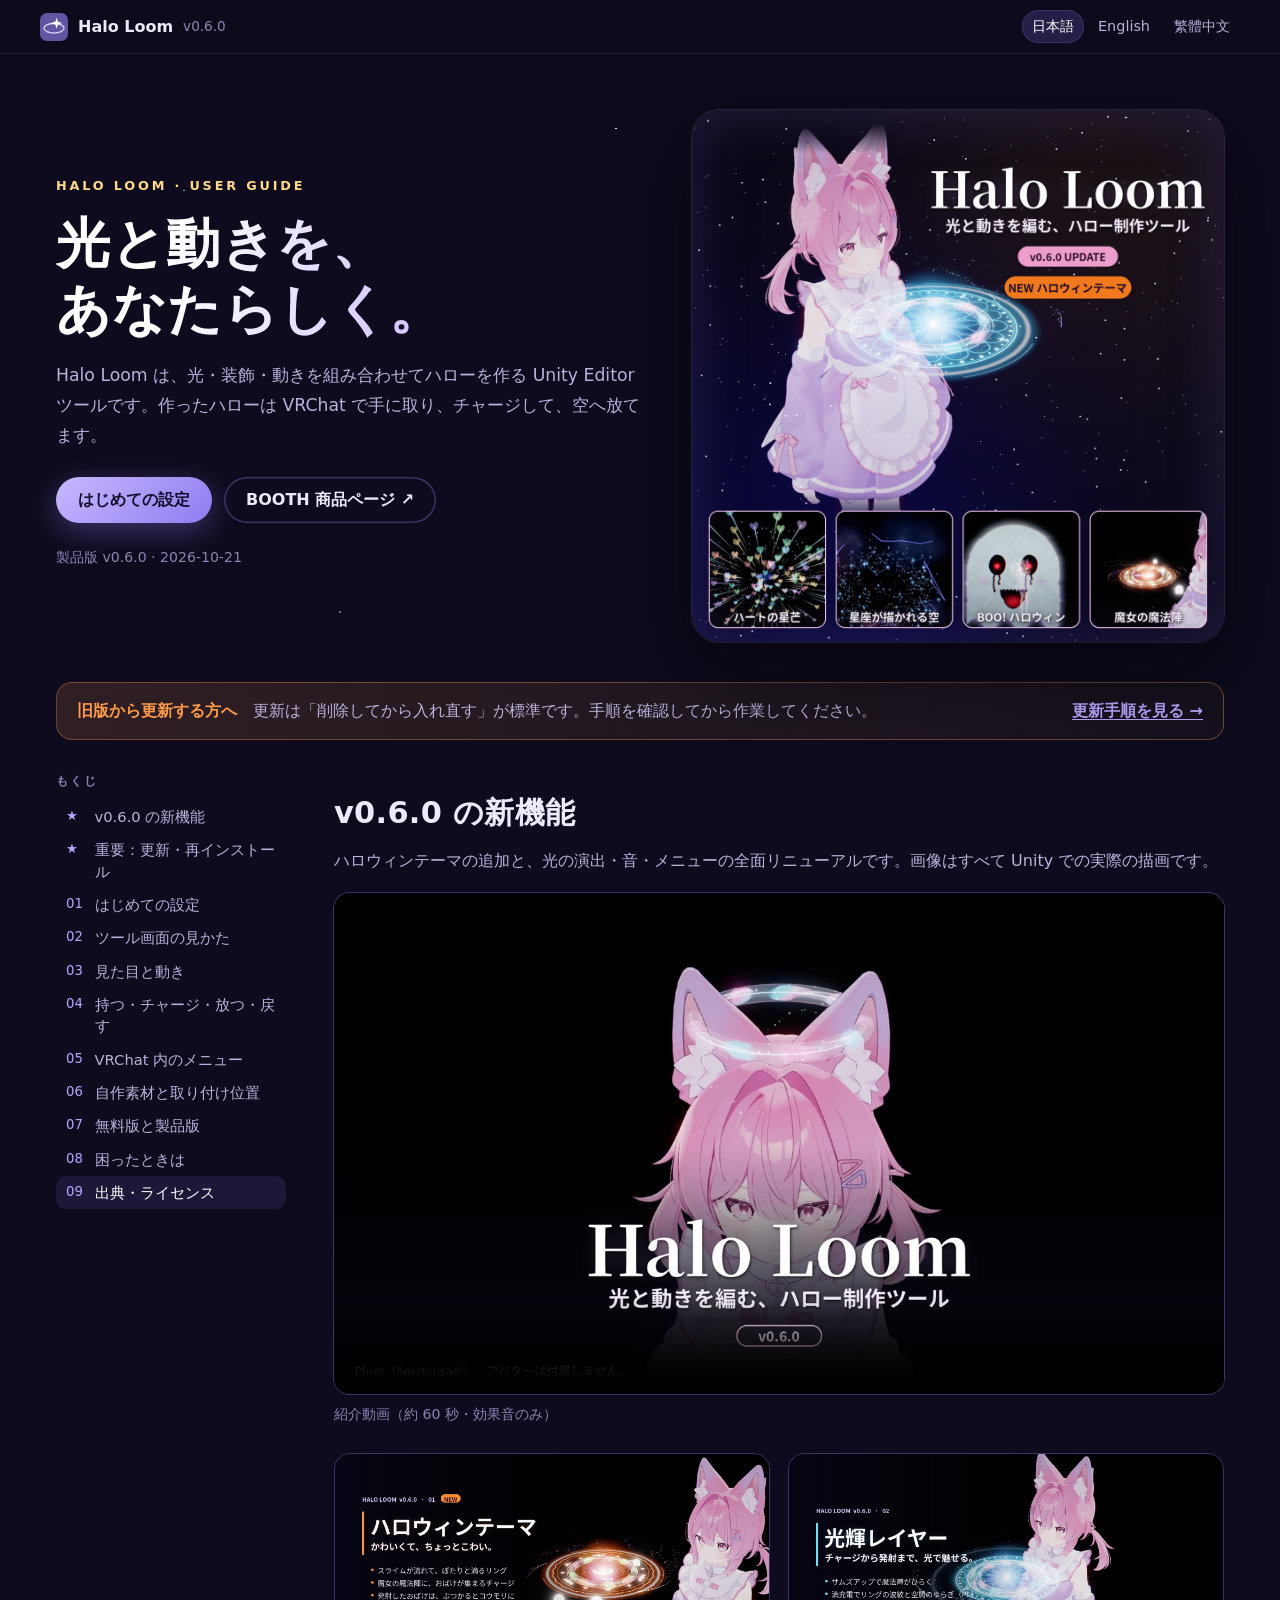
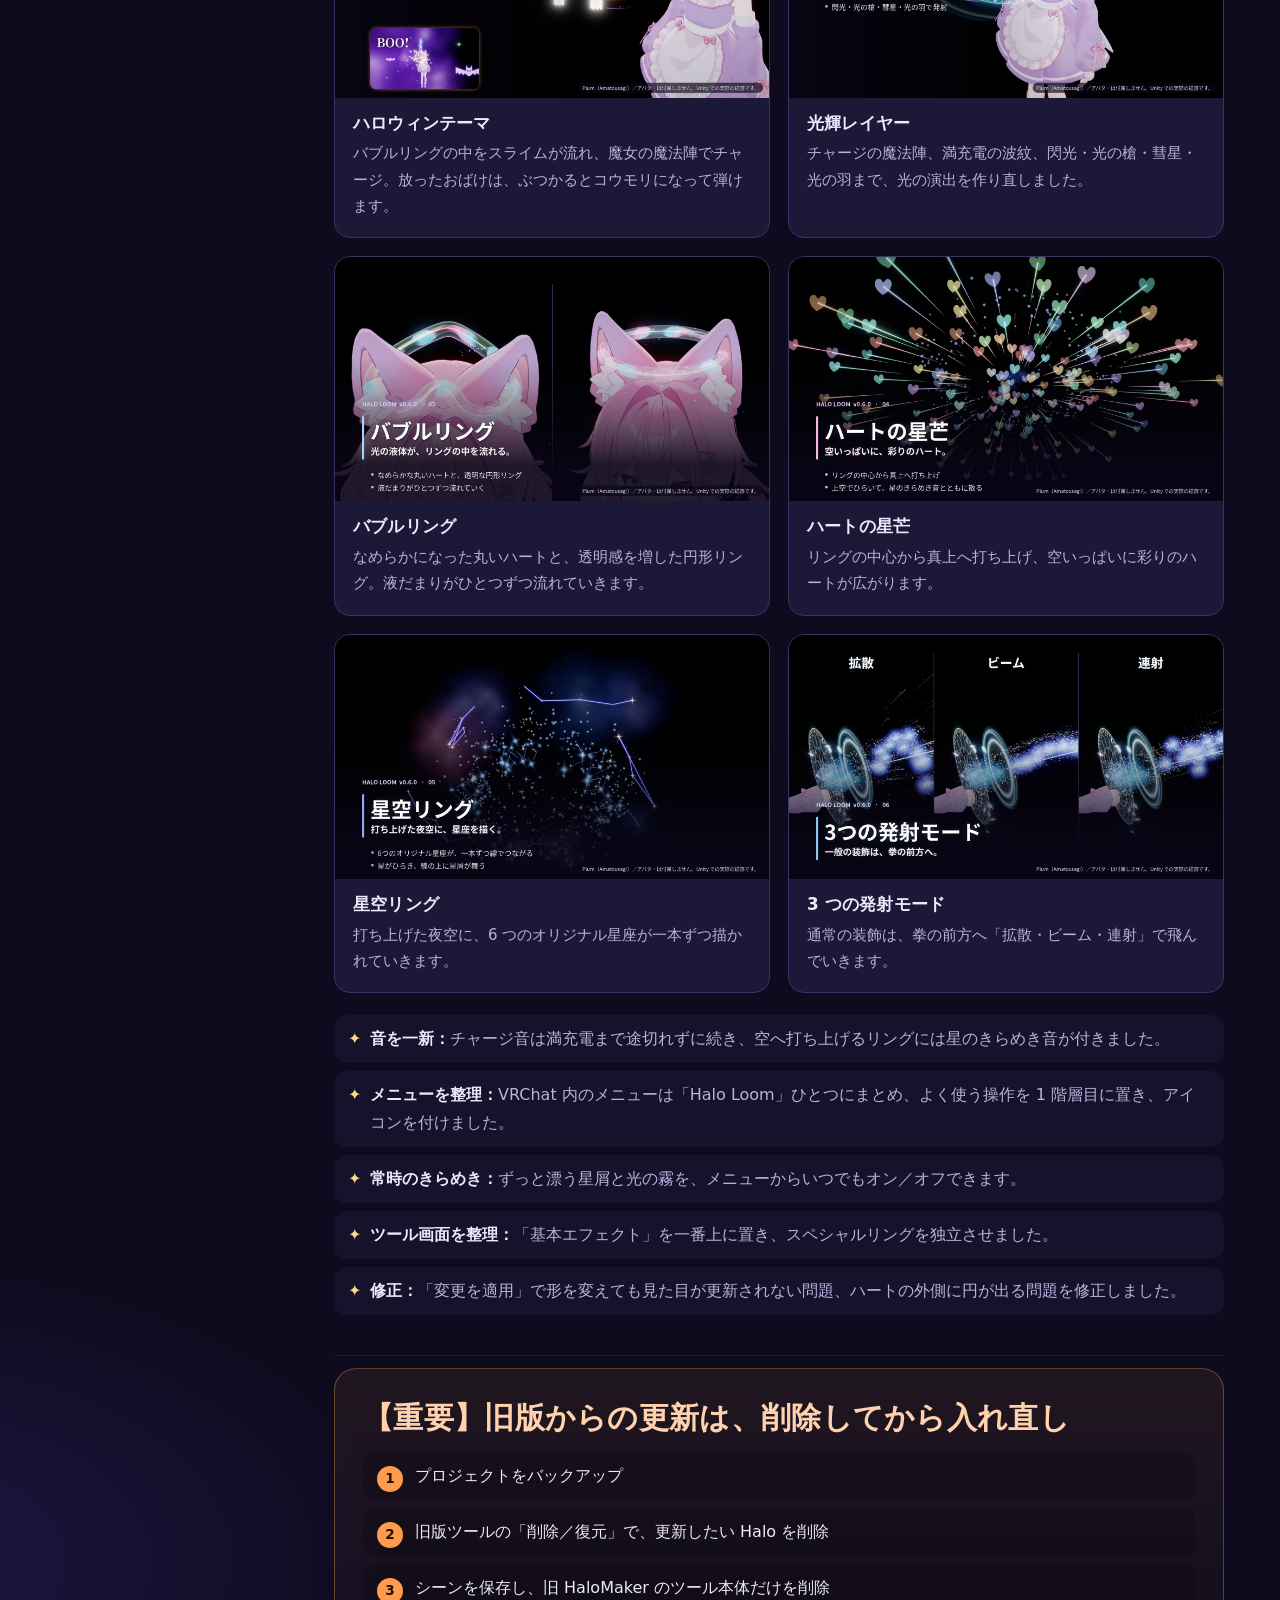
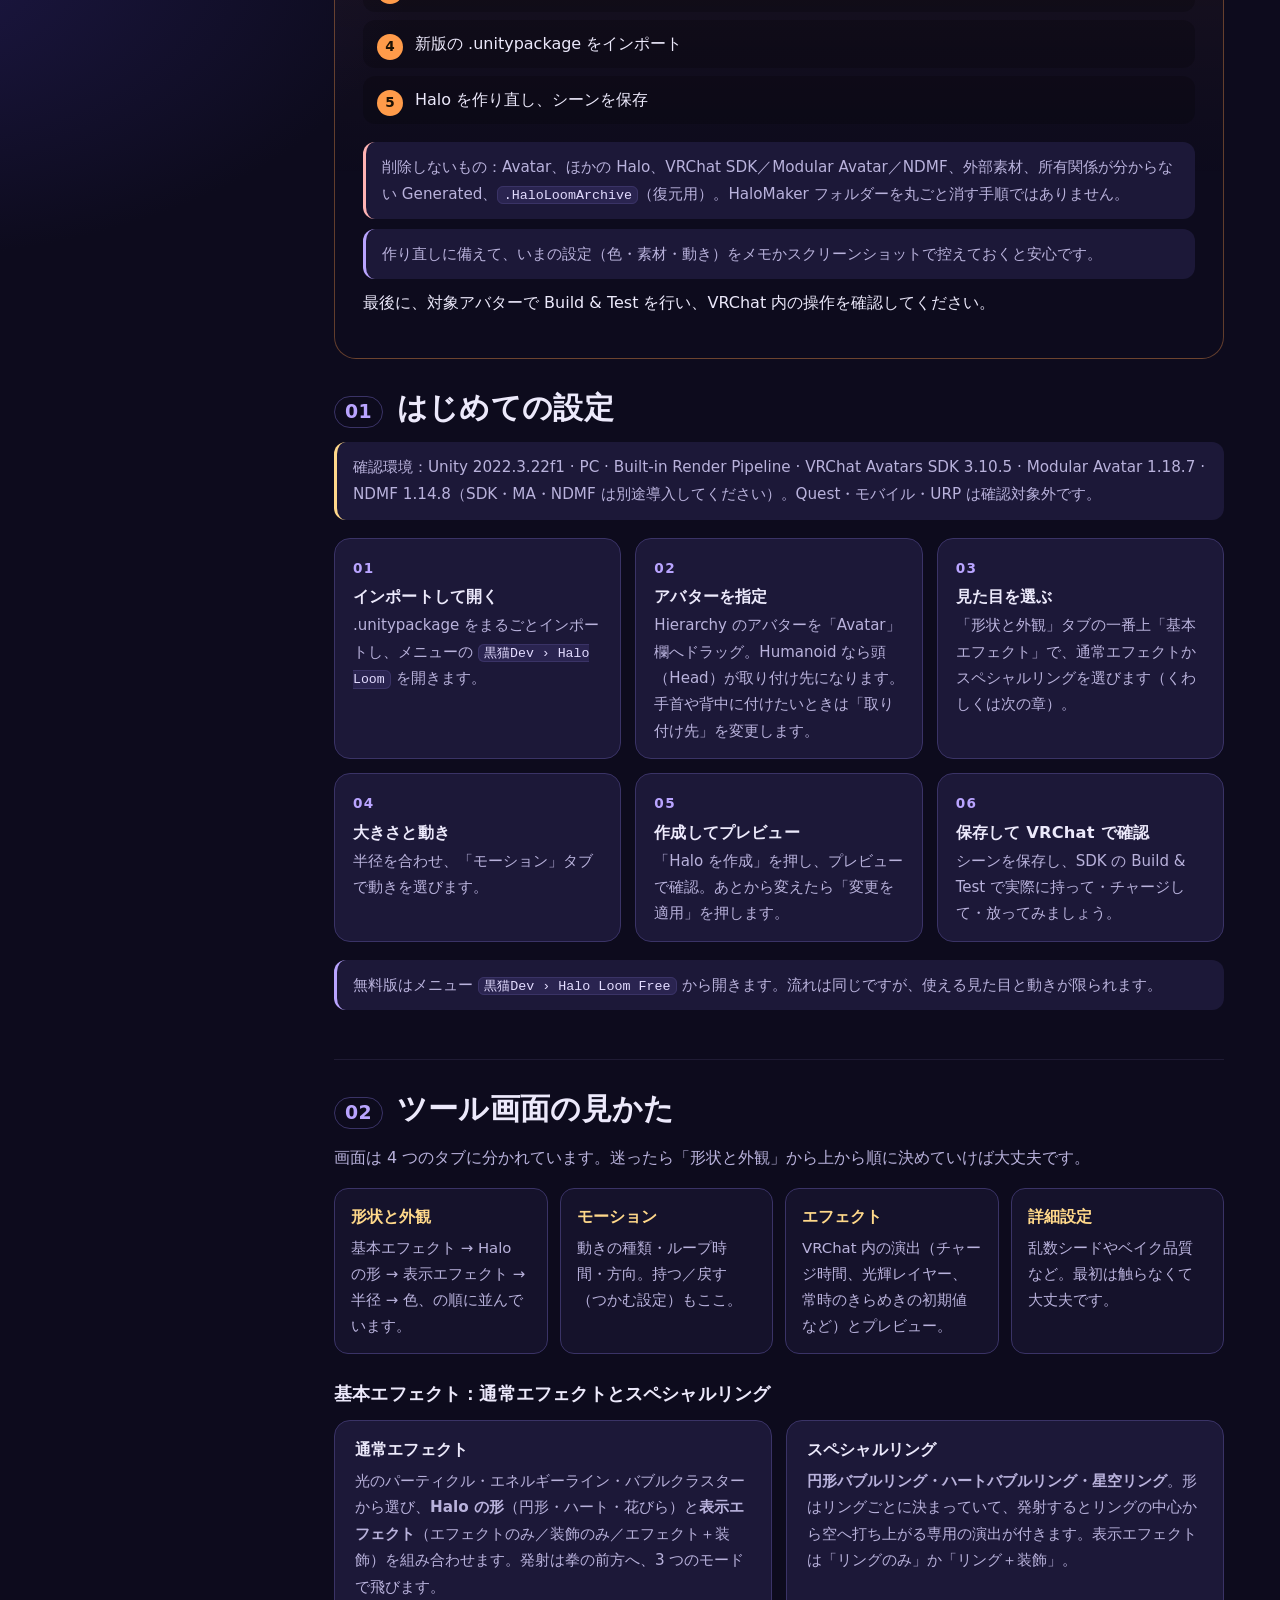
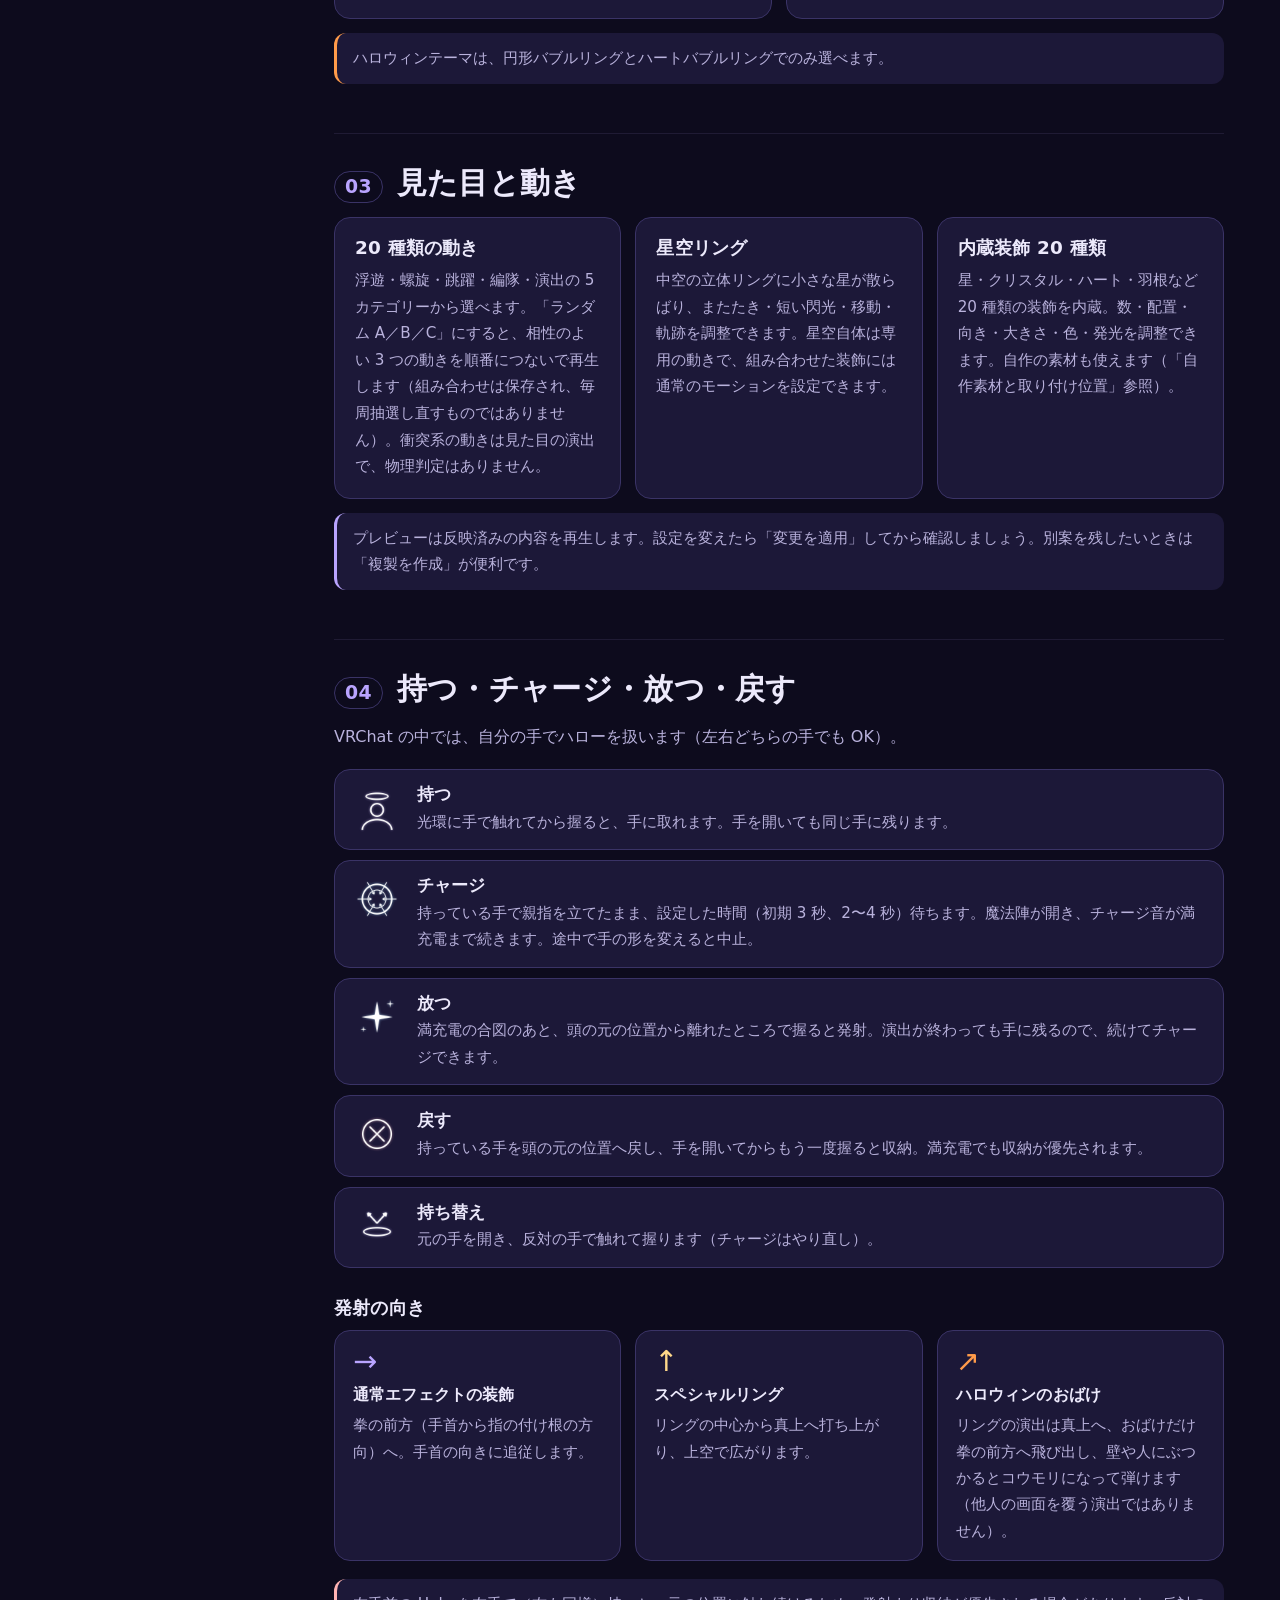
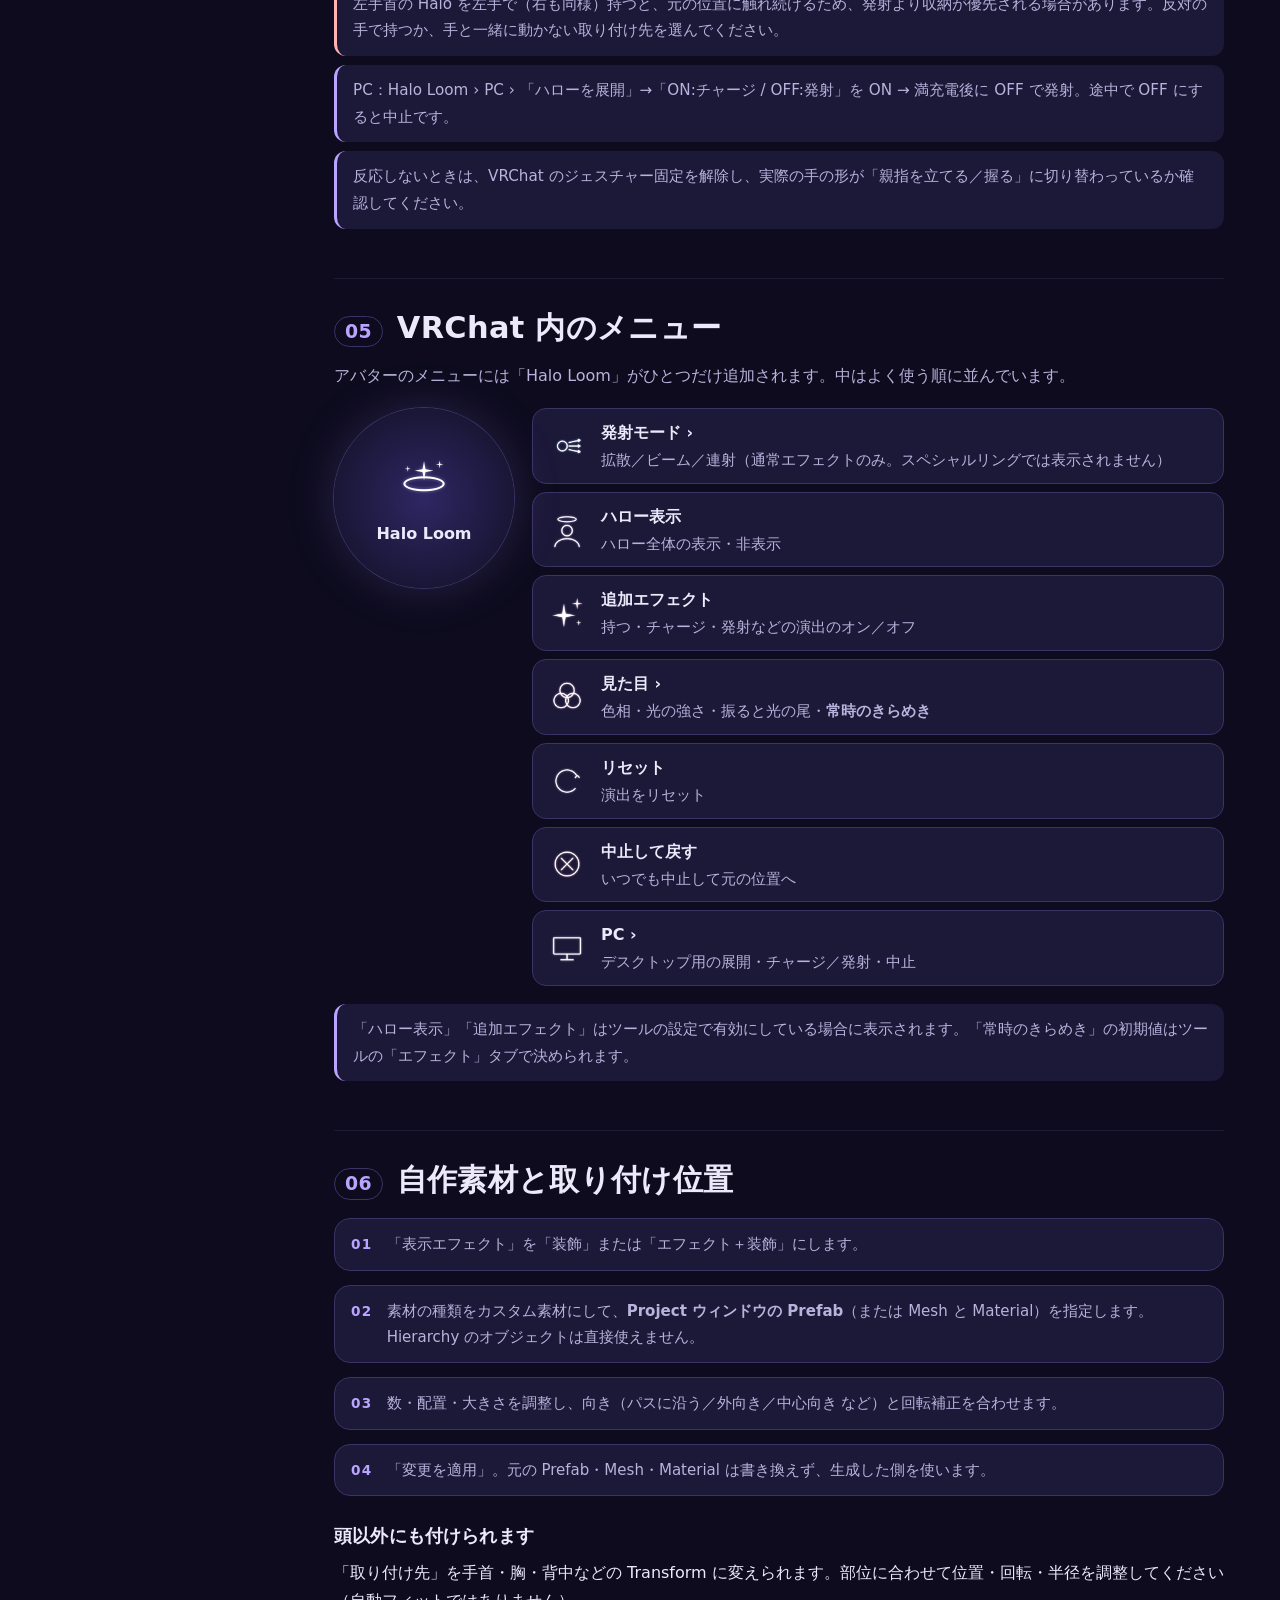
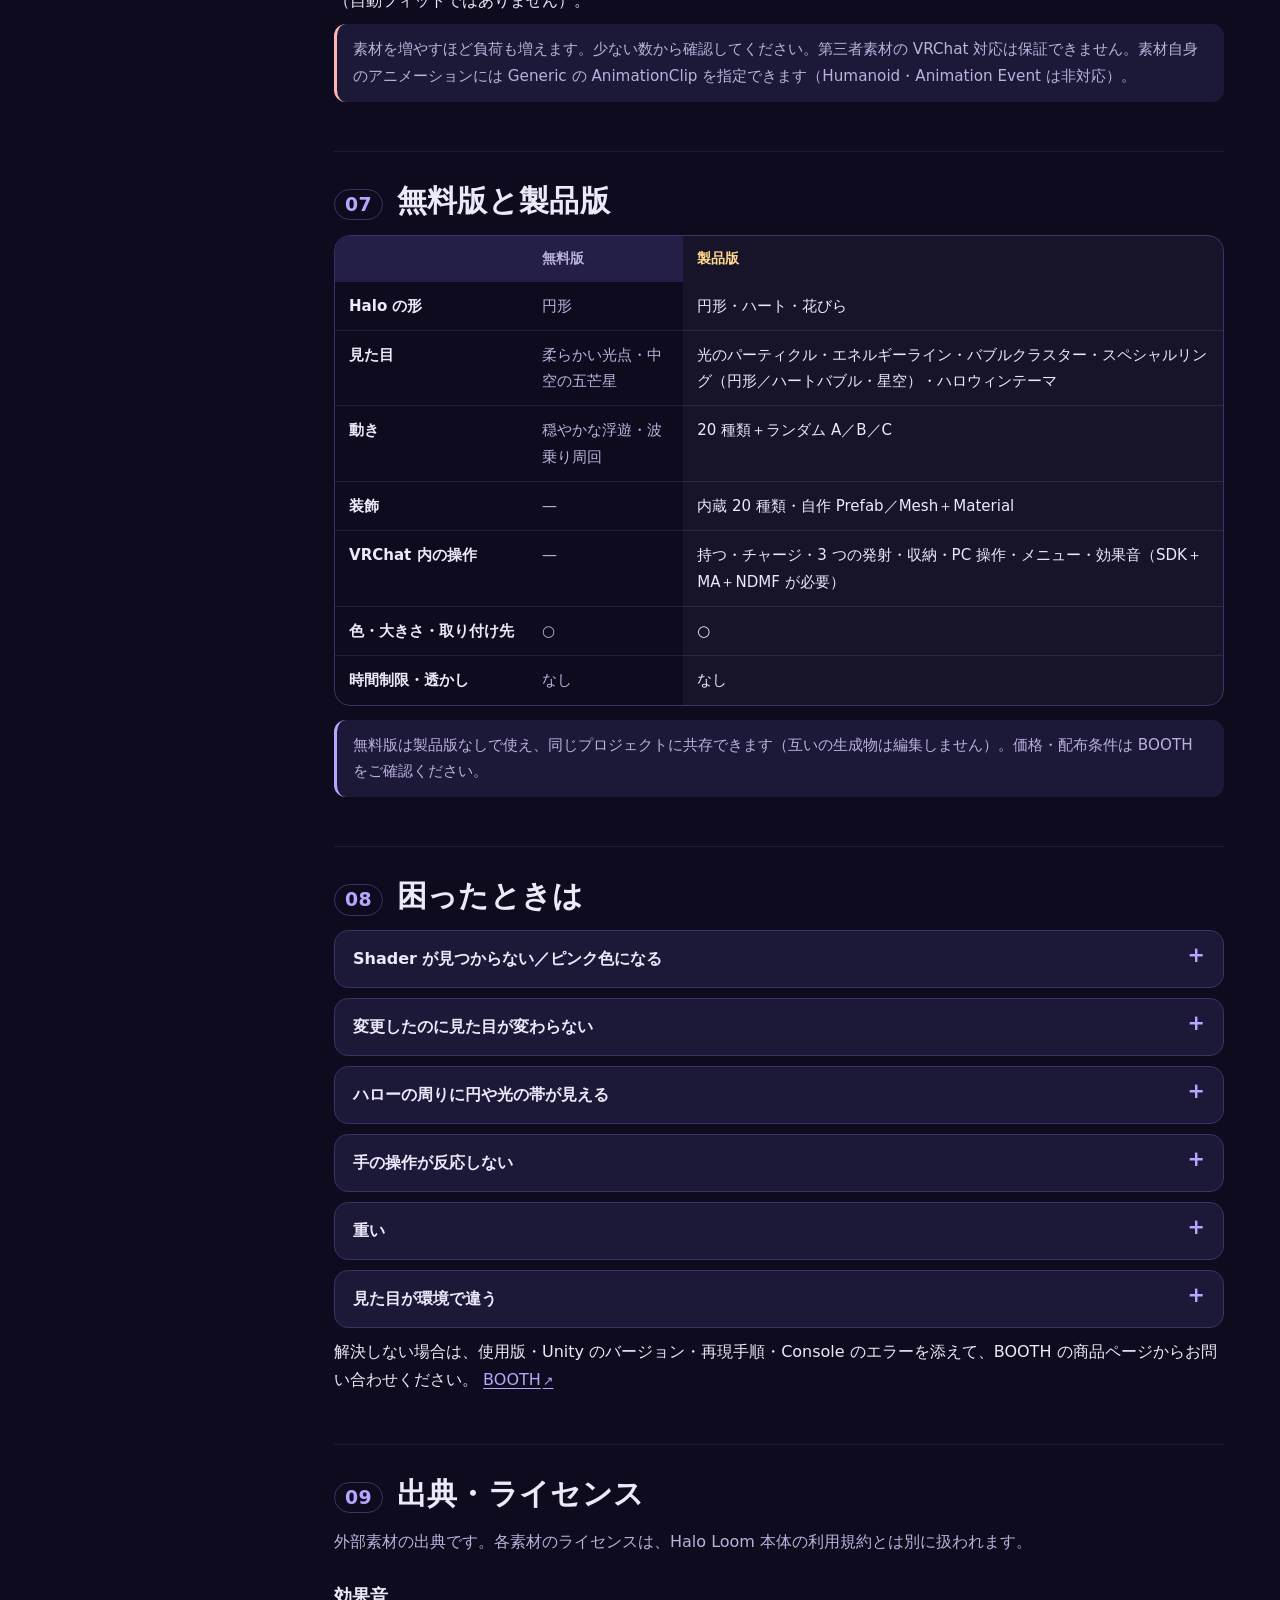
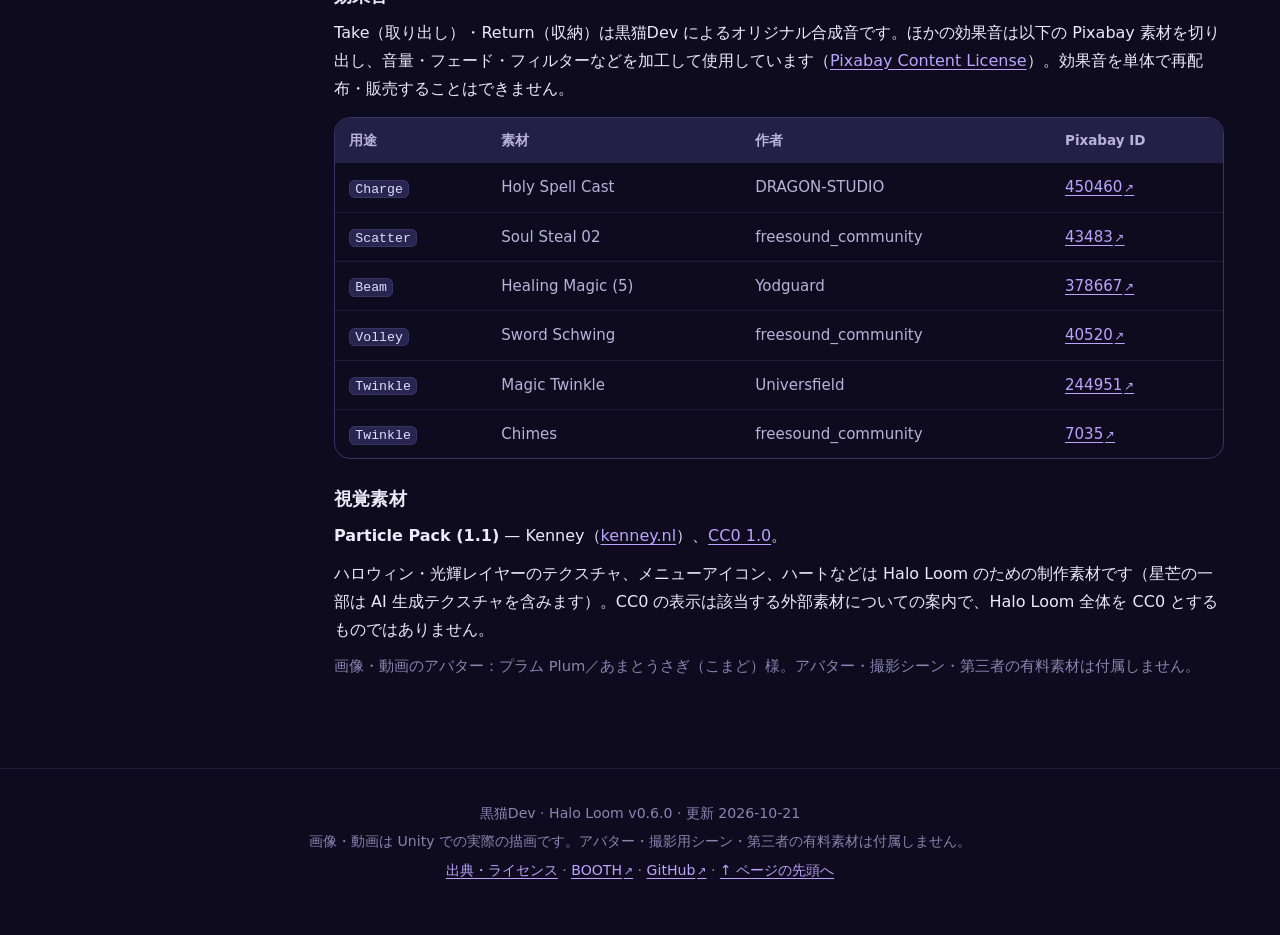
<file: index.html>
<!doctype html>
<html lang="ja">
<head>
<meta charset="utf-8">
<meta name="viewport" content="width=device-width,initial-scale=1">
<title>Halo Loom 使い方ガイド</title>
<meta name="description" content="Unity でハローを作り、VRChat で持って・チャージして・放てる Halo Loom の公式ガイドです。">
<meta name="color-scheme" content="dark">
<meta property="og:title" content="Halo Loom 使い方ガイド">
<meta property="og:description" content="Unity でハローを作り、VRChat で持って・チャージして・放てる Halo Loom の公式ガイドです。">
<meta property="og:image" content="https://kuroneko11375.github.io/halo-loom-guide/assets/v060/main.jpg">
<meta property="og:type" content="website">
<link rel="alternate" hreflang="ja" href="https://kuroneko11375.github.io/halo-loom-guide/">
<link rel="alternate" hreflang="en" href="https://kuroneko11375.github.io/halo-loom-guide/en.html">
<link rel="alternate" hreflang="zh-Hant" href="https://kuroneko11375.github.io/halo-loom-guide/zh.html">
<link rel="icon" href="favicon.svg" type="image/svg+xml">
<link rel="stylesheet" href="site.css">
<script src="gallery.js" defer></script>
</head>
<body id="top">
<a class="skip" href="#main">本文へ移動</a>
<header class="bar"><a class="brand" href="#top"><img src="favicon.svg" alt="" width="28" height="28">Halo Loom <span>v0.6.0</span></a><nav class="langs" aria-label="Language"><a href="index.html" aria-current="page" hreflang="ja">日本語</a><a href="en.html" hreflang="en">English</a><a href="zh.html" hreflang="zh-Hant">繁體中文</a></nav></header>
<div class="hero"><div class="sky" aria-hidden="true"></div>
<div class="hero-copy"><p class="eyebrow">HALO LOOM · USER GUIDE</p><h1>光と動きを、<br>あなたらしく。</h1><p class="lead">Halo Loom は、光・装飾・動きを組み合わせてハローを作る Unity Editor ツールです。作ったハローは VRChat で手に取り、チャージして、空へ放てます。</p>
<div class="buttons"><a class="btn" href="#start">はじめての設定</a><a class="btn ghost" href="https://kuronekodev.booth.pm/items/8914197" target="_blank" rel="noopener">BOOTH 商品ページ ↗</a></div>
<p class="badge">製品版 v0.6.0 · 2026-10-21</p></div>
<a class="hero-art zoom" href="assets/v060/main.jpg" data-caption="Halo Loom v0.6.0 のメイン画像"><img src="assets/v060/main.jpg" alt="Halo Loom v0.6.0 のメイン画像" width="1200" height="1200" fetchpriority="high"></a></div>
<aside class="banner"><strong>旧版から更新する方へ</strong><span>更新は「削除してから入れ直す」が標準です。手順を確認してから作業してください。</span><a href="#reinstall">更新手順を見る →</a></aside>
<div class="layout">
<nav class="toc" aria-label="もくじ"><p>もくじ</p><ol><li><a href="#new"><span class="num">★</span>v0.6.0 の新機能</a></li><li><a href="#reinstall"><span class="num">★</span>重要：更新・再インストール</a></li><li><a href="#start"><span class="num">01</span>はじめての設定</a></li><li><a href="#workspace"><span class="num">02</span>ツール画面の見かた</a></li><li><a href="#motion"><span class="num">03</span>見た目と動き</a></li><li><a href="#interaction"><span class="num">04</span>持つ・チャージ・放つ・戻す</a></li><li><a href="#menu"><span class="num">05</span>VRChat 内のメニュー</a></li><li><a href="#custom"><span class="num">06</span>自作素材と取り付け位置</a></li><li><a href="#editions"><span class="num">07</span>無料版と製品版</a></li><li><a href="#faq"><span class="num">08</span>困ったときは</a></li><li><a href="#credits"><span class="num">09</span>出典・ライセンス</a></li></ol></nav>
<main id="main">
<section id="new" class="sec "><h2>v0.6.0 の新機能</h2><p class="lead">ハロウィンテーマの追加と、光の演出・音・メニューの全面リニューアルです。画像はすべて Unity での実際の描画です。</p>
<figure class="video"><video controls preload="none" playsinline poster="assets/v060/pv-poster.jpg" width="1280" height="720"><source src="assets/v060/pv.mp4" type="video/mp4"></video><figcaption>紹介動画（約 60 秒・効果音のみ）</figcaption></figure>
<div class="cards"><article class="card"><a class="zoom" href="assets/v060/01_halloween.jpg" data-caption="ハロウィンテーマ"><img src="assets/v060/01_halloween.jpg" alt="ハロウィンテーマ" width="1600" height="900" loading="lazy"></a><h3>ハロウィンテーマ</h3><p>バブルリングの中をスライムが流れ、魔女の魔法陣でチャージ。放ったおばけは、ぶつかるとコウモリになって弾けます。</p></article><article class="card"><a class="zoom" href="assets/v060/02_charge.jpg" data-caption="光輝レイヤー"><img src="assets/v060/02_charge.jpg" alt="光輝レイヤー" width="1600" height="900" loading="lazy"></a><h3>光輝レイヤー</h3><p>チャージの魔法陣、満充電の波紋、閃光・光の槍・彗星・光の羽まで、光の演出を作り直しました。</p></article><article class="card"><a class="zoom" href="assets/v060/03_bubble.jpg" data-caption="バブルリング"><img src="assets/v060/03_bubble.jpg" alt="バブルリング" width="1600" height="900" loading="lazy"></a><h3>バブルリング</h3><p>なめらかになった丸いハートと、透明感を増した円形リング。液だまりがひとつずつ流れていきます。</p></article><article class="card"><a class="zoom" href="assets/v060/04_heartburst.jpg" data-caption="ハートの星芒"><img src="assets/v060/04_heartburst.jpg" alt="ハートの星芒" width="1600" height="900" loading="lazy"></a><h3>ハートの星芒</h3><p>リングの中心から真上へ打ち上げ、空いっぱいに彩りのハートが広がります。</p></article><article class="card"><a class="zoom" href="assets/v060/05_starfield.jpg" data-caption="星空リング"><img src="assets/v060/05_starfield.jpg" alt="星空リング" width="1600" height="900" loading="lazy"></a><h3>星空リング</h3><p>打ち上げた夜空に、6 つのオリジナル星座が一本ずつ描かれていきます。</p></article><article class="card"><a class="zoom" href="assets/v060/06_modes.jpg" data-caption="3 つの発射モード"><img src="assets/v060/06_modes.jpg" alt="3 つの発射モード" width="1600" height="900" loading="lazy"></a><h3>3 つの発射モード</h3><p>通常の装飾は、拳の前方へ「拡散・ビーム・連射」で飛んでいきます。</p></article></div>
<ul class="more"><li><strong>音を一新：</strong>チャージ音は満充電まで途切れずに続き、空へ打ち上げるリングには星のきらめき音が付きました。</li><li><strong>メニューを整理：</strong>VRChat 内のメニューは「Halo Loom」ひとつにまとめ、よく使う操作を 1 階層目に置き、アイコンを付けました。</li><li><strong>常時のきらめき：</strong>ずっと漂う星屑と光の霧を、メニューからいつでもオン／オフできます。</li><li><strong>ツール画面を整理：</strong>「基本エフェクト」を一番上に置き、スペシャルリングを独立させました。</li><li><strong>修正：</strong>「変更を適用」で形を変えても見た目が更新されない問題、ハートの外側に円が出る問題を修正しました。</li></ul></section>
<section id="reinstall" class="sec alert"><h2>【重要】旧版からの更新は、削除してから入れ直し</h2><ol class="flow"><li>プロジェクトをバックアップ</li><li>旧版ツールの「削除／復元」で、更新したい Halo を削除</li><li>シーンを保存し、旧 HaloMaker のツール本体だけを削除</li><li>新版の .unitypackage をインポート</li><li>Halo を作り直し、シーンを保存</li></ol>
<p class="note warn">削除しないもの：Avatar、ほかの Halo、VRChat SDK／Modular Avatar／NDMF、外部素材、所有関係が分からない Generated、<code>.HaloLoomArchive</code>（復元用）。HaloMaker フォルダーを丸ごと消す手順ではありません。</p><p class="note">作り直しに備えて、いまの設定（色・素材・動き）をメモかスクリーンショットで控えておくと安心です。</p><p>最後に、対象アバターで Build &amp; Test を行い、VRChat 内の操作を確認してください。</p></section>
<section id="start" class="sec "><h2><span class="num">01</span>はじめての設定</h2><p class="note env">確認環境：Unity 2022.3.22f1 · PC · Built-in Render Pipeline · VRChat Avatars SDK 3.10.5 · Modular Avatar 1.18.7 · NDMF 1.14.8（SDK・MA・NDMF は別途導入してください）。Quest・モバイル・URP は確認対象外です。</p>
<ol class="steps"><li><h3>インポートして開く</h3><p>.unitypackage をまるごとインポートし、メニューの <code>黒猫Dev › Halo Loom</code> を開きます。</p></li><li><h3>アバターを指定</h3><p>Hierarchy のアバターを「Avatar」欄へドラッグ。Humanoid なら頭（Head）が取り付け先になります。手首や背中に付けたいときは「取り付け先」を変更します。</p></li><li><h3>見た目を選ぶ</h3><p>「形状と外観」タブの一番上「基本エフェクト」で、通常エフェクトかスペシャルリングを選びます（くわしくは次の章）。</p></li><li><h3>大きさと動き</h3><p>半径を合わせ、「モーション」タブで動きを選びます。</p></li><li><h3>作成してプレビュー</h3><p>「Halo を作成」を押し、プレビューで確認。あとから変えたら「変更を適用」を押します。</p></li><li><h3>保存して VRChat で確認</h3><p>シーンを保存し、SDK の Build &amp; Test で実際に持って・チャージして・放ってみましょう。</p></li></ol>
<p class="note">無料版はメニュー <code>黒猫Dev › Halo Loom Free</code> から開きます。流れは同じですが、使える見た目と動きが限られます。</p></section>
<section id="workspace" class="sec "><h2><span class="num">02</span>ツール画面の見かた</h2><p class="lead">画面は 4 つのタブに分かれています。迷ったら「形状と外観」から上から順に決めていけば大丈夫です。</p>
<dl class="tabs"><div><dt>形状と外観</dt><dd>基本エフェクト → Halo の形 → 表示エフェクト → 半径 → 色、の順に並んでいます。</dd></div><div><dt>モーション</dt><dd>動きの種類・ループ時間・方向。持つ／戻す（つかむ設定）もここ。</dd></div><div><dt>エフェクト</dt><dd>VRChat 内の演出（チャージ時間、光輝レイヤー、常時のきらめきの初期値など）とプレビュー。</dd></div><div><dt>詳細設定</dt><dd>乱数シードやベイク品質など。最初は触らなくて大丈夫です。</dd></div></dl>
<h3>基本エフェクト：通常エフェクトとスペシャルリング</h3>
<div class="split"><div class="panel"><h4>通常エフェクト</h4><p>光のパーティクル・エネルギーライン・バブルクラスターから選び、<strong>Halo の形</strong>（円形・ハート・花びら）と<strong>表示エフェクト</strong>（エフェクトのみ／装飾のみ／エフェクト＋装飾）を組み合わせます。発射は拳の前方へ、3 つのモードで飛びます。</p></div><div class="panel"><h4>スペシャルリング</h4><p><strong>円形バブルリング・ハートバブルリング・星空リング</strong>。形はリングごとに決まっていて、発射するとリングの中心から空へ打ち上がる専用の演出が付きます。表示エフェクトは「リングのみ」か「リング＋装飾」。</p></div></div>
<p class="note pumpkin">ハロウィンテーマは、円形バブルリングとハートバブルリングでのみ選べます。</p></section>
<section id="motion" class="sec "><h2><span class="num">03</span>見た目と動き</h2><div class="split three">
<div class="panel"><h3>20 種類の動き</h3><p>浮遊・螺旋・跳躍・編隊・演出の 5 カテゴリーから選べます。「ランダム A／B／C」にすると、相性のよい 3 つの動きを順番につないで再生します（組み合わせは保存され、毎周抽選し直すものではありません）。衝突系の動きは見た目の演出で、物理判定はありません。</p></div>
<div class="panel"><h3>星空リング</h3><p>中空の立体リングに小さな星が散らばり、またたき・短い閃光・移動・軌跡を調整できます。星空自体は専用の動きで、組み合わせた装飾には通常のモーションを設定できます。</p></div>
<div class="panel"><h3>内蔵装飾 20 種類</h3><p>星・クリスタル・ハート・羽根など 20 種類の装飾を内蔵。数・配置・向き・大きさ・色・発光を調整できます。自作の素材も使えます（「自作素材と取り付け位置」参照）。</p></div></div>
<p class="note">プレビューは反映済みの内容を再生します。設定を変えたら「変更を適用」してから確認しましょう。別案を残したいときは「複製を作成」が便利です。</p></section>
<section id="interaction" class="sec "><h2><span class="num">04</span>持つ・チャージ・放つ・戻す</h2><p class="lead">VRChat の中では、自分の手でハローを扱います（左右どちらの手でも OK）。</p>
<ol class="cycle"><li><img src="assets/icons/ShowHalo.png" alt="" width="56" height="56" loading="lazy"><div><h3>持つ</h3><p>光環に手で触れてから握ると、手に取れます。手を開いても同じ手に残ります。</p></div></li><li><img src="assets/icons/Charge.png" alt="" width="56" height="56" loading="lazy"><div><h3>チャージ</h3><p>持っている手で親指を立てたまま、設定した時間（初期 3 秒、2〜4 秒）待ちます。魔法陣が開き、チャージ音が満充電まで続きます。途中で手の形を変えると中止。</p></div></li><li><img src="assets/icons/ModeStar.png" alt="" width="56" height="56" loading="lazy"><div><h3>放つ</h3><p>満充電の合図のあと、頭の元の位置から離れたところで握ると発射。演出が終わっても手に残るので、続けてチャージできます。</p></div></li><li><img src="assets/icons/Cancel.png" alt="" width="56" height="56" loading="lazy"><div><h3>戻す</h3><p>持っている手を頭の元の位置へ戻し、手を開いてからもう一度握ると収納。満充電でも収納が優先されます。</p></div></li><li><img src="assets/icons/Expand.png" alt="" width="56" height="56" loading="lazy"><div><h3>持ち替え</h3><p>元の手を開き、反対の手で触れて握ります（チャージはやり直し）。</p></div></li></ol>
<h3>発射の向き</h3>
<div class="dirs"><div class="dir d0"><span class="arrow" aria-hidden="true">→</span><h4>通常エフェクトの装飾</h4><p>拳の前方（手首から指の付け根の方向）へ。手首の向きに追従します。</p></div><div class="dir d1"><span class="arrow" aria-hidden="true">↑</span><h4>スペシャルリング</h4><p>リングの中心から真上へ打ち上がり、上空で広がります。</p></div><div class="dir d2"><span class="arrow" aria-hidden="true">↗</span><h4>ハロウィンのおばけ</h4><p>リングの演出は真上へ、おばけだけ拳の前方へ飛び出し、壁や人にぶつかるとコウモリになって弾けます（他人の画面を覆う演出ではありません）。</p></div></div>
<p class="note warn">左手首の Halo を左手で（右も同様）持つと、元の位置に触れ続けるため、発射より収納が優先される場合があります。反対の手で持つか、手と一緒に動かない取り付け先を選んでください。</p><p class="note">PC：Halo Loom › PC › 「ハローを展開」→「ON:チャージ / OFF:発射」を ON → 満充電後に OFF で発射。途中で OFF にすると中止です。</p><p class="note">反応しないときは、VRChat のジェスチャー固定を解除し、実際の手の形が「親指を立てる／握る」に切り替わっているか確認してください。</p></section>
<section id="menu" class="sec "><h2><span class="num">05</span>VRChat 内のメニュー</h2><p class="lead">アバターのメニューには「Halo Loom」がひとつだけ追加されます。中はよく使う順に並んでいます。</p>
<div class="radial"><div class="root"><img src="assets/icons/HaloLoom.png" alt="" width="64" height="64"><span>Halo Loom</span></div>
<ul><li><img src="assets/icons/Modes.png" alt="" width="44" height="44" loading="lazy"><div><strong>発射モード ›</strong><span>拡散／ビーム／連射（通常エフェクトのみ。スペシャルリングでは表示されません）</span></div></li><li><img src="assets/icons/ShowHalo.png" alt="" width="44" height="44" loading="lazy"><div><strong>ハロー表示</strong><span>ハロー全体の表示・非表示</span></div></li><li><img src="assets/icons/Effects.png" alt="" width="44" height="44" loading="lazy"><div><strong>追加エフェクト</strong><span>持つ・チャージ・発射などの演出のオン／オフ</span></div></li><li><img src="assets/icons/Look.png" alt="" width="44" height="44" loading="lazy"><div><strong>見た目 ›</strong><span>色相・光の強さ・振ると光の尾・<strong>常時のきらめき</strong></span></div></li><li><img src="assets/icons/Reset.png" alt="" width="44" height="44" loading="lazy"><div><strong>リセット</strong><span>演出をリセット</span></div></li><li><img src="assets/icons/Cancel.png" alt="" width="44" height="44" loading="lazy"><div><strong>中止して戻す</strong><span>いつでも中止して元の位置へ</span></div></li><li><img src="assets/icons/PC.png" alt="" width="44" height="44" loading="lazy"><div><strong>PC ›</strong><span>デスクトップ用の展開・チャージ／発射・中止</span></div></li></ul></div>
<p class="note">「ハロー表示」「追加エフェクト」はツールの設定で有効にしている場合に表示されます。「常時のきらめき」の初期値はツールの「エフェクト」タブで決められます。</p></section>
<section id="custom" class="sec "><h2><span class="num">06</span>自作素材と取り付け位置</h2><ol class="steps compact"><li><p>「表示エフェクト」を「装飾」または「エフェクト＋装飾」にします。</p></li><li><p>素材の種類をカスタム素材にして、<strong>Project ウィンドウの Prefab</strong>（または Mesh と Material）を指定します。Hierarchy のオブジェクトは直接使えません。</p></li><li><p>数・配置・大きさを調整し、向き（パスに沿う／外向き／中心向き など）と回転補正を合わせます。</p></li><li><p>「変更を適用」。元の Prefab・Mesh・Material は書き換えず、生成した側を使います。</p></li></ol>
<h3>頭以外にも付けられます</h3><p>「取り付け先」を手首・胸・背中などの Transform に変えられます。部位に合わせて位置・回転・半径を調整してください（自動フィットではありません）。</p><p class="note warn">素材を増やすほど負荷も増えます。少ない数から確認してください。第三者素材の VRChat 対応は保証できません。素材自身のアニメーションには Generic の AnimationClip を指定できます（Humanoid・Animation Event は非対応）。</p></section>
<section id="editions" class="sec "><h2><span class="num">07</span>無料版と製品版</h2><div class="table-wrap"><table class="compare"><thead><tr><th scope="col"></th><th scope="col">無料版</th><th scope="col" class="full">製品版</th></tr></thead>
<tbody><tr><th scope="row">Halo の形</th><td>円形</td><td class="full">円形・ハート・花びら</td></tr><tr><th scope="row">見た目</th><td>柔らかい光点・中空の五芒星</td><td class="full">光のパーティクル・エネルギーライン・バブルクラスター・スペシャルリング（円形／ハートバブル・星空）・ハロウィンテーマ</td></tr><tr><th scope="row">動き</th><td>穏やかな浮遊・波乗り周回</td><td class="full">20 種類＋ランダム A／B／C</td></tr><tr><th scope="row">装飾</th><td>—</td><td class="full">内蔵 20 種類・自作 Prefab／Mesh＋Material</td></tr><tr><th scope="row">VRChat 内の操作</th><td>—</td><td class="full">持つ・チャージ・3 つの発射・収納・PC 操作・メニュー・効果音（SDK＋MA＋NDMF が必要）</td></tr><tr><th scope="row">色・大きさ・取り付け先</th><td>○</td><td class="full">○</td></tr><tr><th scope="row">時間制限・透かし</th><td>なし</td><td class="full">なし</td></tr></tbody></table></div>
<p class="note">無料版は製品版なしで使え、同じプロジェクトに共存できます（互いの生成物は編集しません）。価格・配布条件は BOOTH をご確認ください。</p></section>
<section id="faq" class="sec "><h2><span class="num">08</span>困ったときは</h2><details><summary>Shader が見つからない／ピンク色になる</summary><p>パッケージ全体（Editor・Shaders・Visuals・Audio）を再インポートしてください。製品版の場所は <code>Assets/黒猫Dev/HaloMaker</code>、無料版は <code>Assets/黒猫Dev/HaloLoomFree</code> です。</p></details><details><summary>変更したのに見た目が変わらない</summary><p>「変更を適用」を押してください。「変更を即時反映」がオフのときは、欄を変えるだけでは生成物は更新されません。上部の「編集中の Halo」が目的の Halo かも確認しましょう。</p></details><details><summary>ハローの周りに円や光の帯が見える</summary><p>Scene ビューでは、アニメーションが動いていないため、ゲーム内では隠れている部品が見えることがあります。複製したアバターが重なっていないかも確認してください。</p></details><details><summary>手の操作が反応しない</summary><p>ジェスチャー固定を解除し、自分の手で光環に触れてから握ってください。変更後は「変更を適用」→ シーン保存 → Build &amp; Test で確認します。</p></details><details><summary>重い</summary><p>装飾の数や星の密度を下げ、軽い素材で確認してください。「常時のきらめき」をオフにするのも有効です。</p></details><details><summary>見た目が環境で違う</summary><p>画像は Unity Editor（Built-in）での描画です。ワールドの明るさや透明の重なりで見え方は変わります。</p></details>
<p>解決しない場合は、使用版・Unity のバージョン・再現手順・Console のエラーを添えて、BOOTH の商品ページからお問い合わせください。 <a href="https://kuronekodev.booth.pm/items/8914197" target="_blank" rel="noopener">BOOTH<span class="ext" aria-hidden="true">↗</span></a></p></section>
<section id="credits" class="sec "><h2><span class="num">09</span>出典・ライセンス</h2><p class="lead">外部素材の出典です。各素材のライセンスは、Halo Loom 本体の利用規約とは別に扱われます。</p>
<h3>効果音</h3><p>Take（取り出し）・Return（収納）は黒猫Dev によるオリジナル合成音です。ほかの効果音は以下の Pixabay 素材を切り出し、音量・フェード・フィルターなどを加工して使用しています（<a href="https://pixabay.com/service/license-summary/" target="_blank" rel="noopener">Pixabay Content License</a>）。効果音を単体で再配布・販売することはできません。</p>
<div class="table-wrap"><table class="src"><thead><tr><th scope="col">用途</th><th scope="col">素材</th><th scope="col">作者</th><th scope="col">Pixabay ID</th></tr></thead>
<tbody><tr><td><code>Charge</code></td><td>Holy Spell Cast</td><td>DRAGON-STUDIO</td><td><a href="https://pixabay.com/sound-effects/holy-spell-cast-450460/" target="_blank" rel="noopener">450460<span class="ext" aria-hidden="true">↗</span></a></td></tr><tr><td><code>Scatter</code></td><td>Soul Steal 02</td><td>freesound_community</td><td><a href="https://pixabay.com/sound-effects/soul-steal-02-43483/" target="_blank" rel="noopener">43483<span class="ext" aria-hidden="true">↗</span></a></td></tr><tr><td><code>Beam</code></td><td>Healing Magic (5)</td><td>Yodguard</td><td><a href="https://pixabay.com/sound-effects/healing-magic-5-378667/" target="_blank" rel="noopener">378667<span class="ext" aria-hidden="true">↗</span></a></td></tr><tr><td><code>Volley</code></td><td>Sword Schwing</td><td>freesound_community</td><td><a href="https://pixabay.com/sound-effects/sword-schwing-40520/" target="_blank" rel="noopener">40520<span class="ext" aria-hidden="true">↗</span></a></td></tr><tr><td><code>Twinkle</code></td><td>Magic Twinkle</td><td>Universfield</td><td><a href="https://pixabay.com/sound-effects/magic-twinkle-244951/" target="_blank" rel="noopener">244951<span class="ext" aria-hidden="true">↗</span></a></td></tr><tr><td><code>Twinkle</code></td><td>Chimes</td><td>freesound_community</td><td><a href="https://pixabay.com/sound-effects/chimes-7035/" target="_blank" rel="noopener">7035<span class="ext" aria-hidden="true">↗</span></a></td></tr></tbody></table></div>
<h3>視覚素材</h3><p><strong>Particle Pack (1.1)</strong> — Kenney（<a href="https://kenney.nl/" target="_blank" rel="noopener">kenney.nl</a>）、<a href="https://creativecommons.org/publicdomain/zero/1.0/" target="_blank" rel="noopener">CC0 1.0</a>。</p><p>ハロウィン・光輝レイヤーのテクスチャ、メニューアイコン、ハートなどは Halo Loom のための制作素材です（星芒の一部は AI 生成テクスチャを含みます）。CC0 の表示は該当する外部素材についての案内で、Halo Loom 全体を CC0 とするものではありません。</p><p class="muted">画像・動画のアバター：プラム Plum／あまとうさぎ（こまど）様。アバター・撮影シーン・第三者の有料素材は付属しません。</p></section>
</main></div>
<footer class="foot"><p>黒猫Dev · Halo Loom v0.6.0 · 更新 2026-10-21</p><p>画像・動画は Unity での実際の描画です。アバター・撮影用シーン・第三者の有料素材は付属しません。</p>
<p><a href="#credits">出典・ライセンス</a> · <a href="https://kuronekodev.booth.pm/items/8914197" target="_blank" rel="noopener">BOOTH<span class="ext" aria-hidden="true">↗</span></a> · <a href="https://github.com/kuroneko11375/halo-loom-guide" target="_blank" rel="noopener">GitHub<span class="ext" aria-hidden="true">↗</span></a> · <a href="#top">↑ ページの先頭へ</a></p></footer>
<dialog id="viewer" aria-label="画像をクリックで拡大"><button type="button" class="close" aria-label="閉じる">×</button><figure><img alt=""><figcaption></figcaption></figure></dialog>
</body>
</html>
</file>
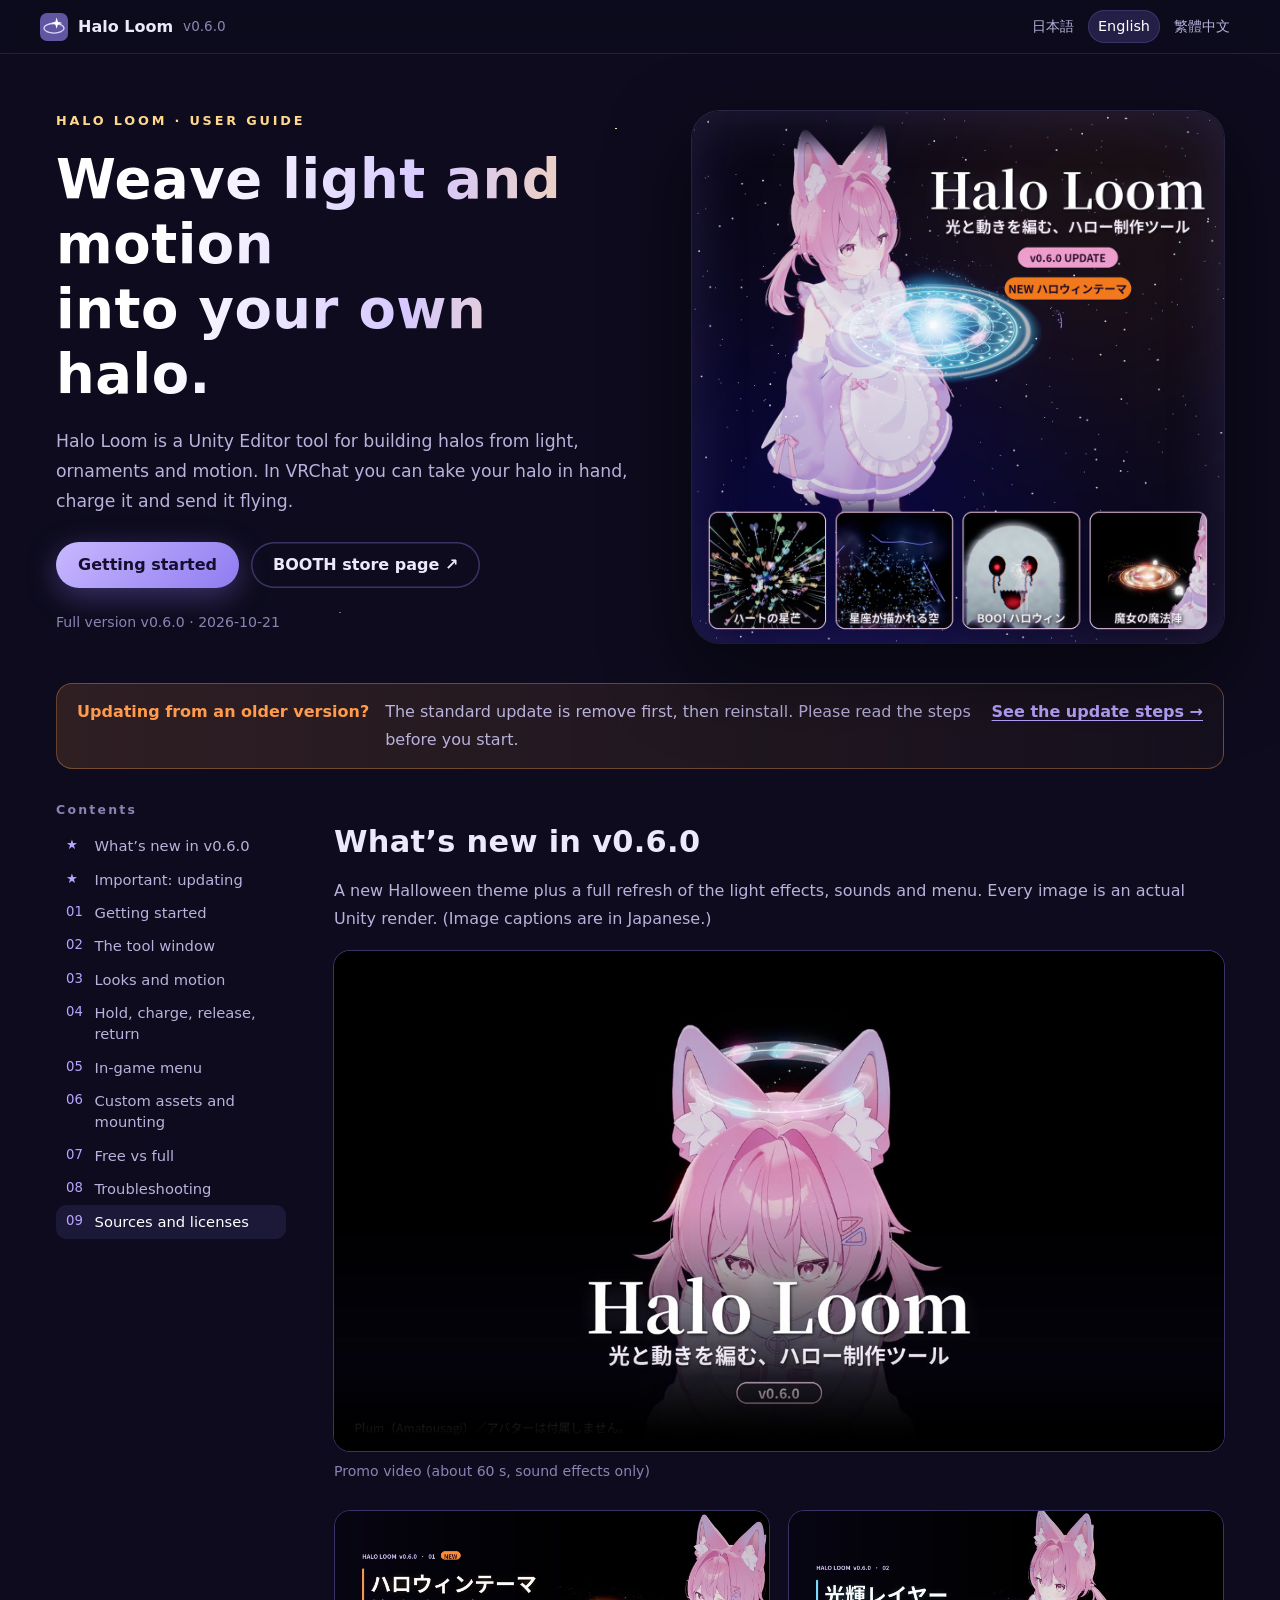
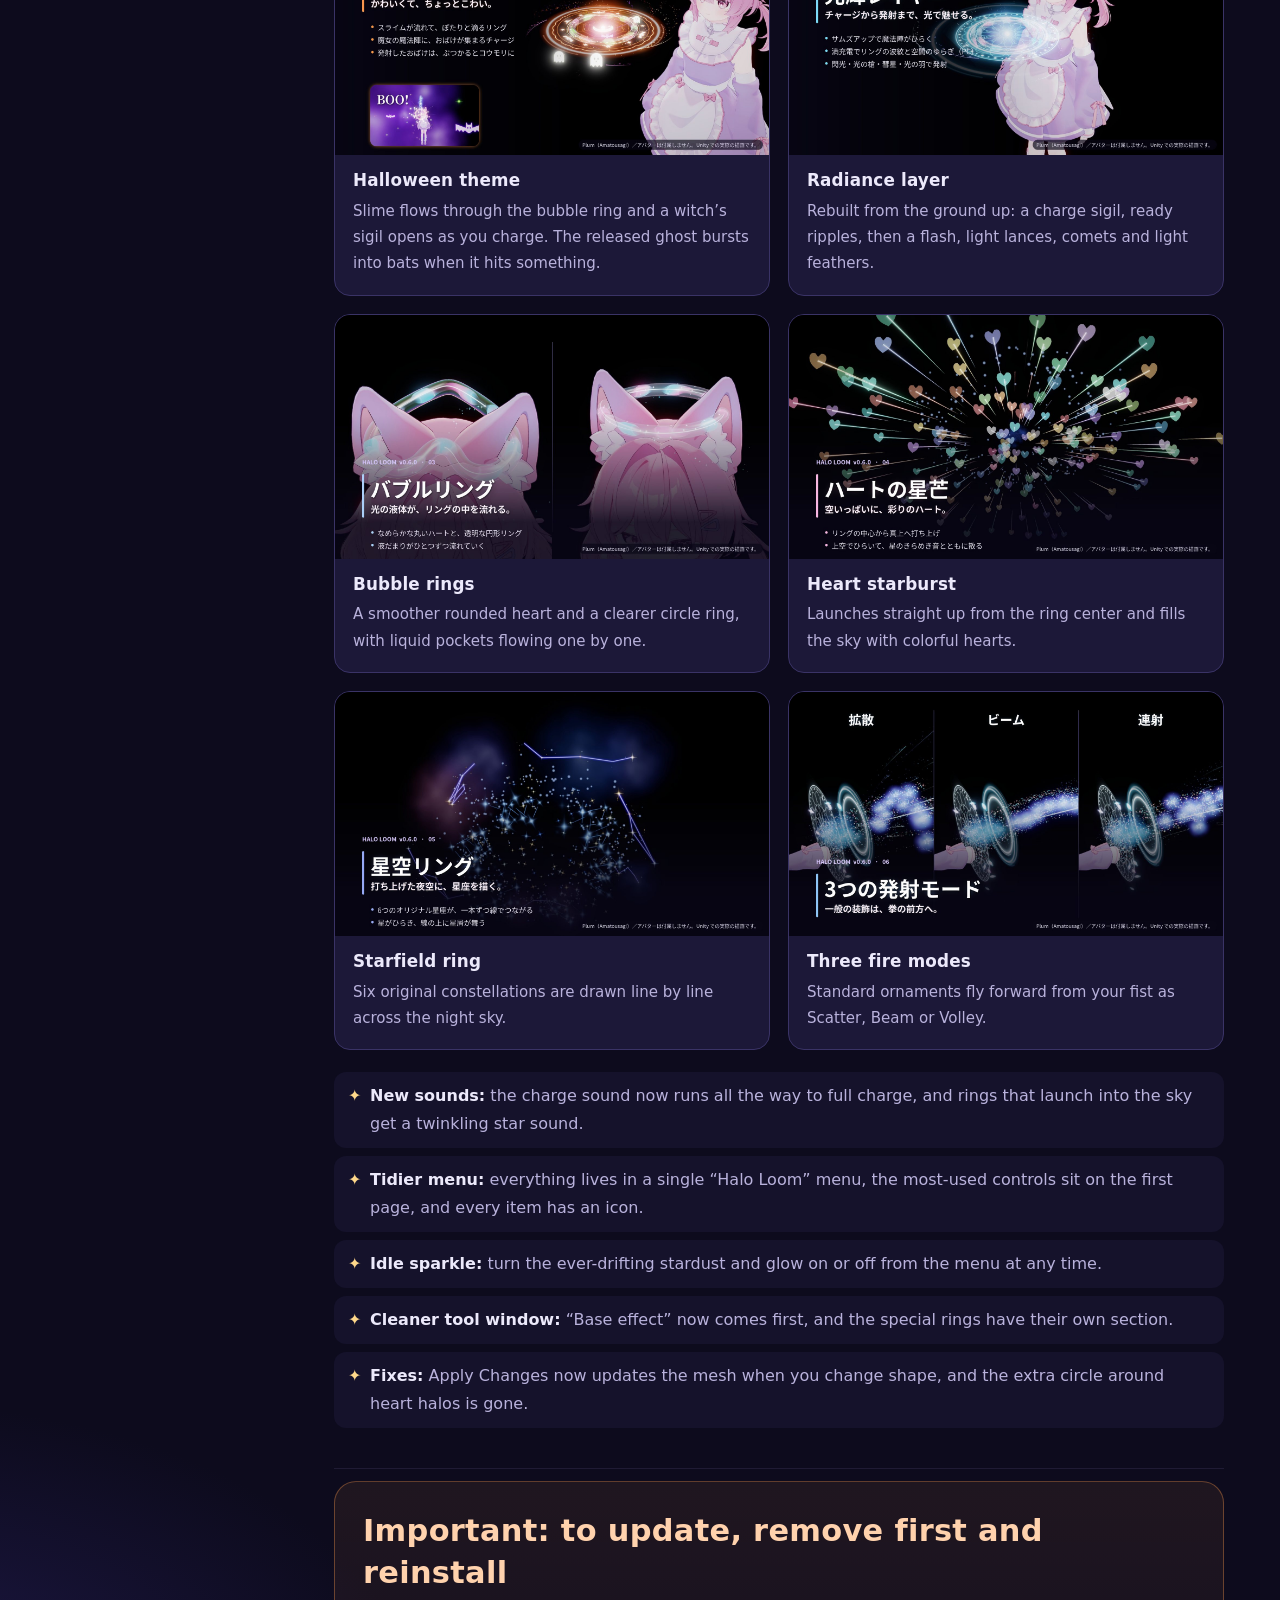
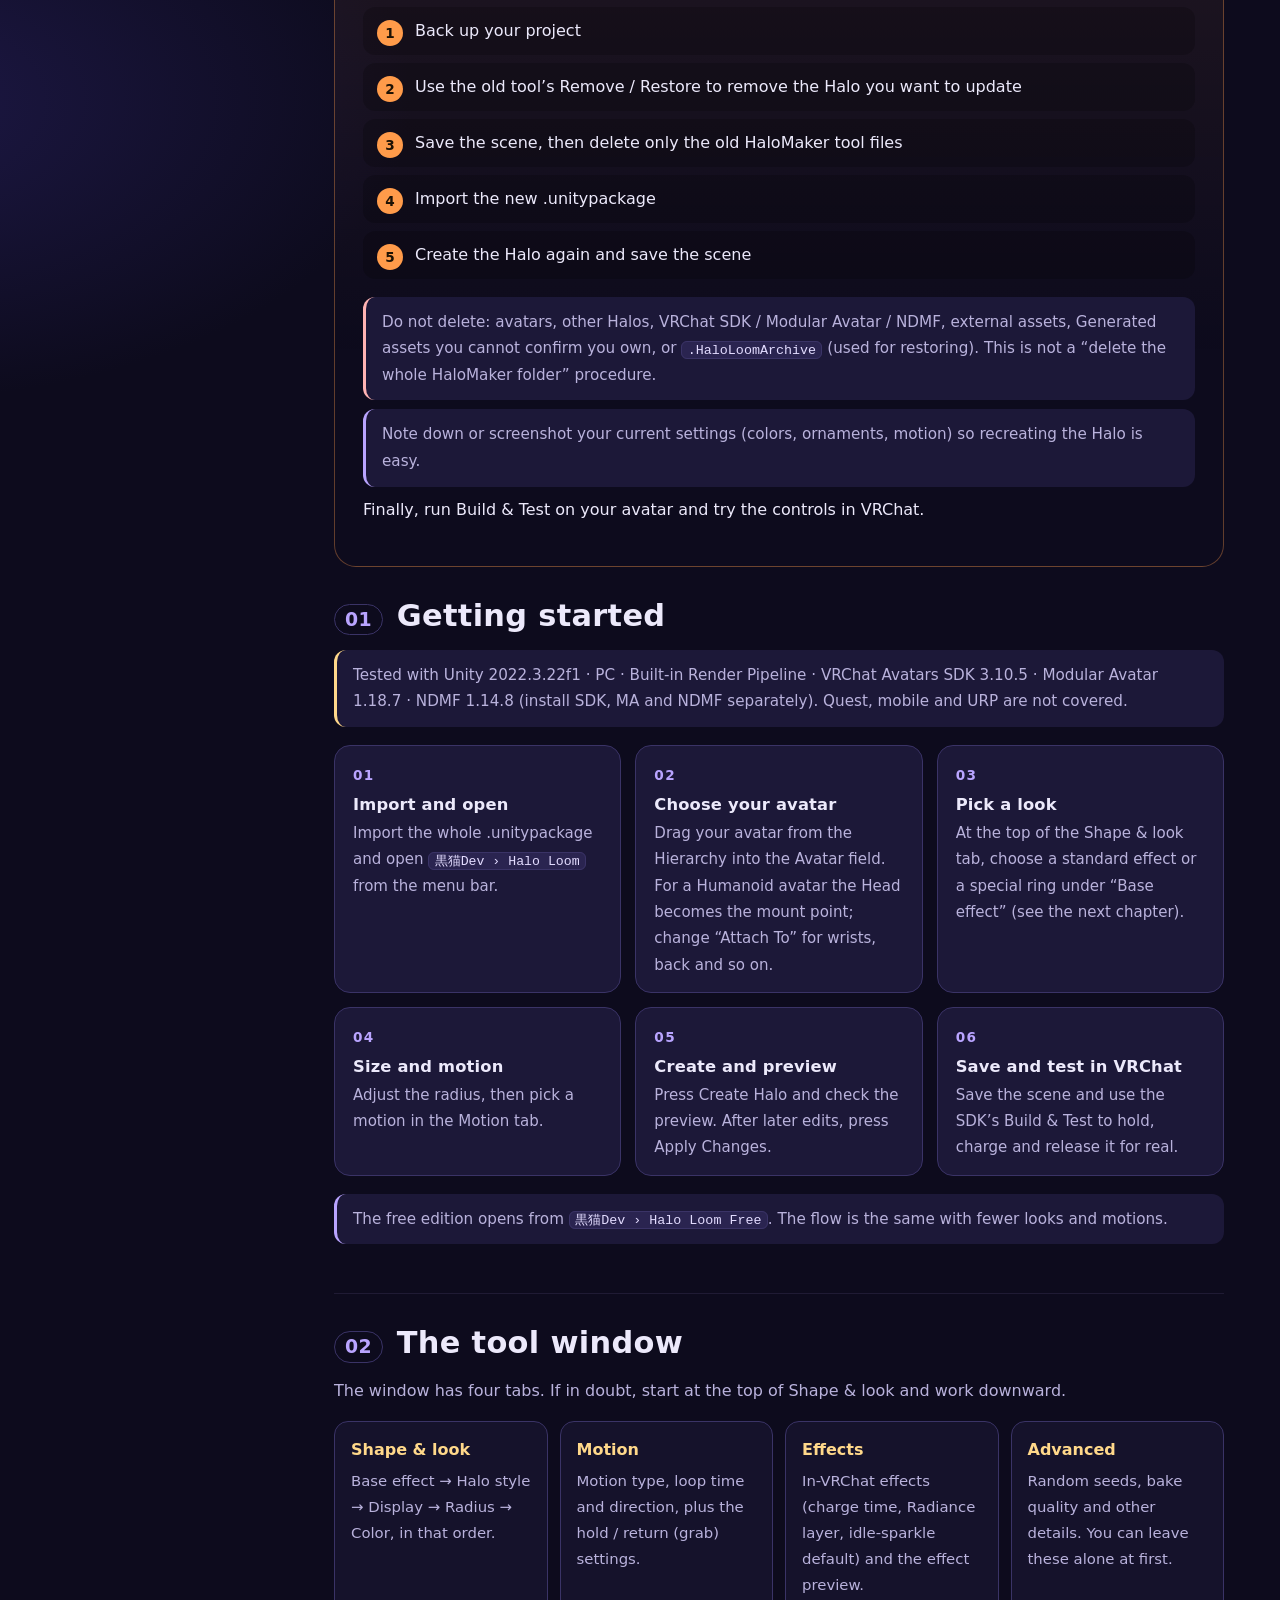
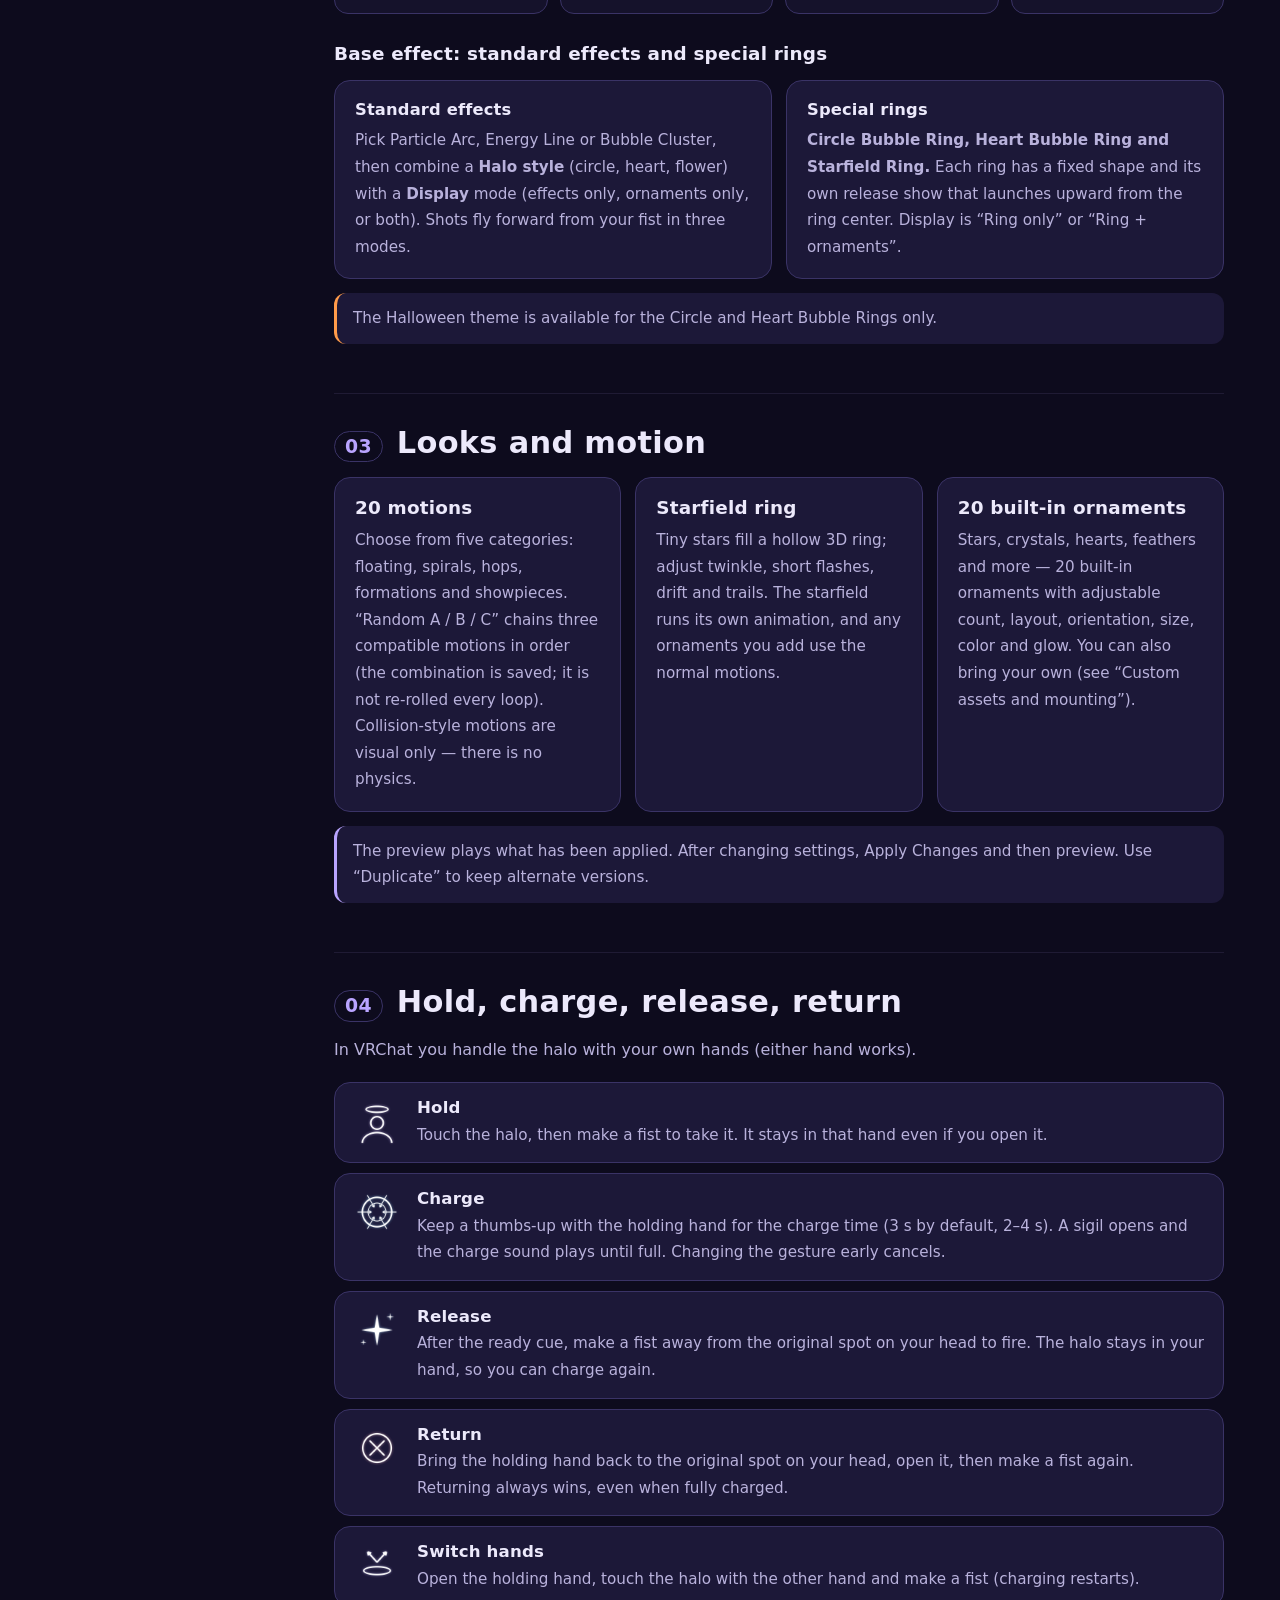
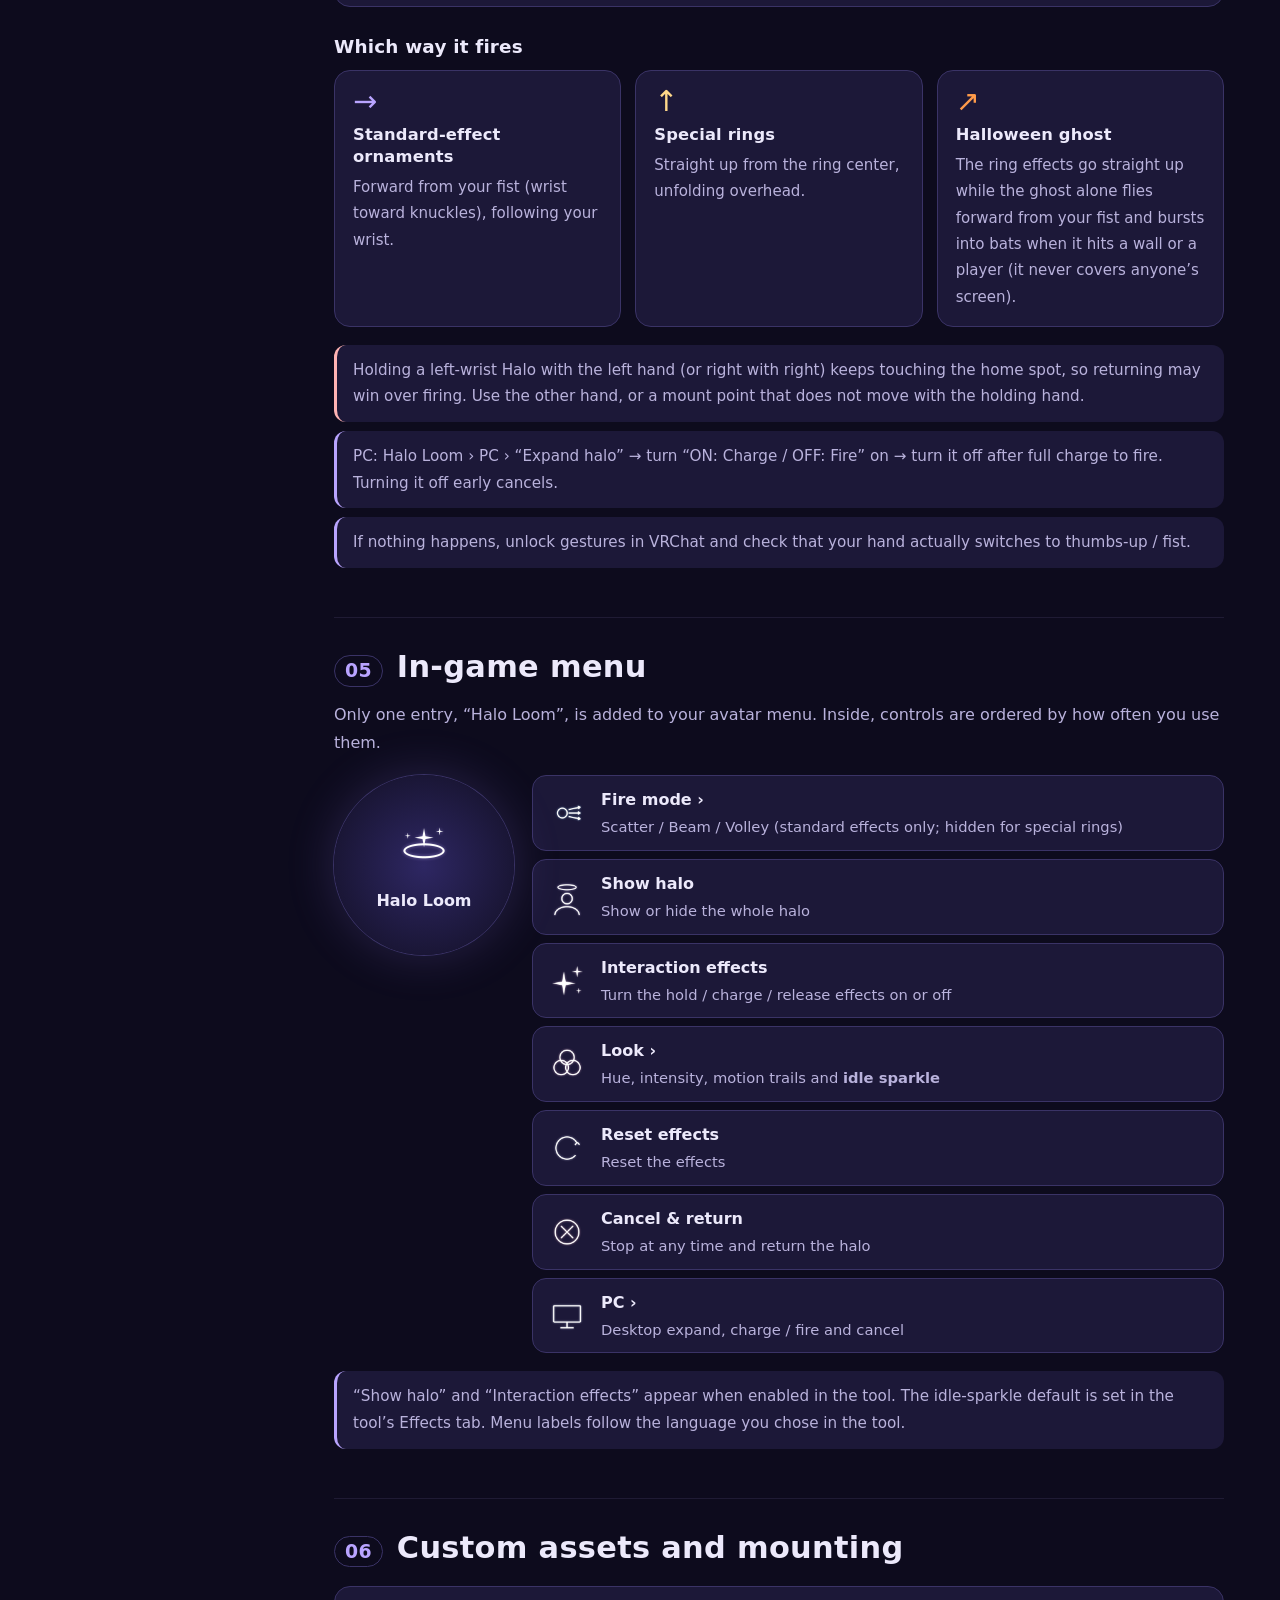
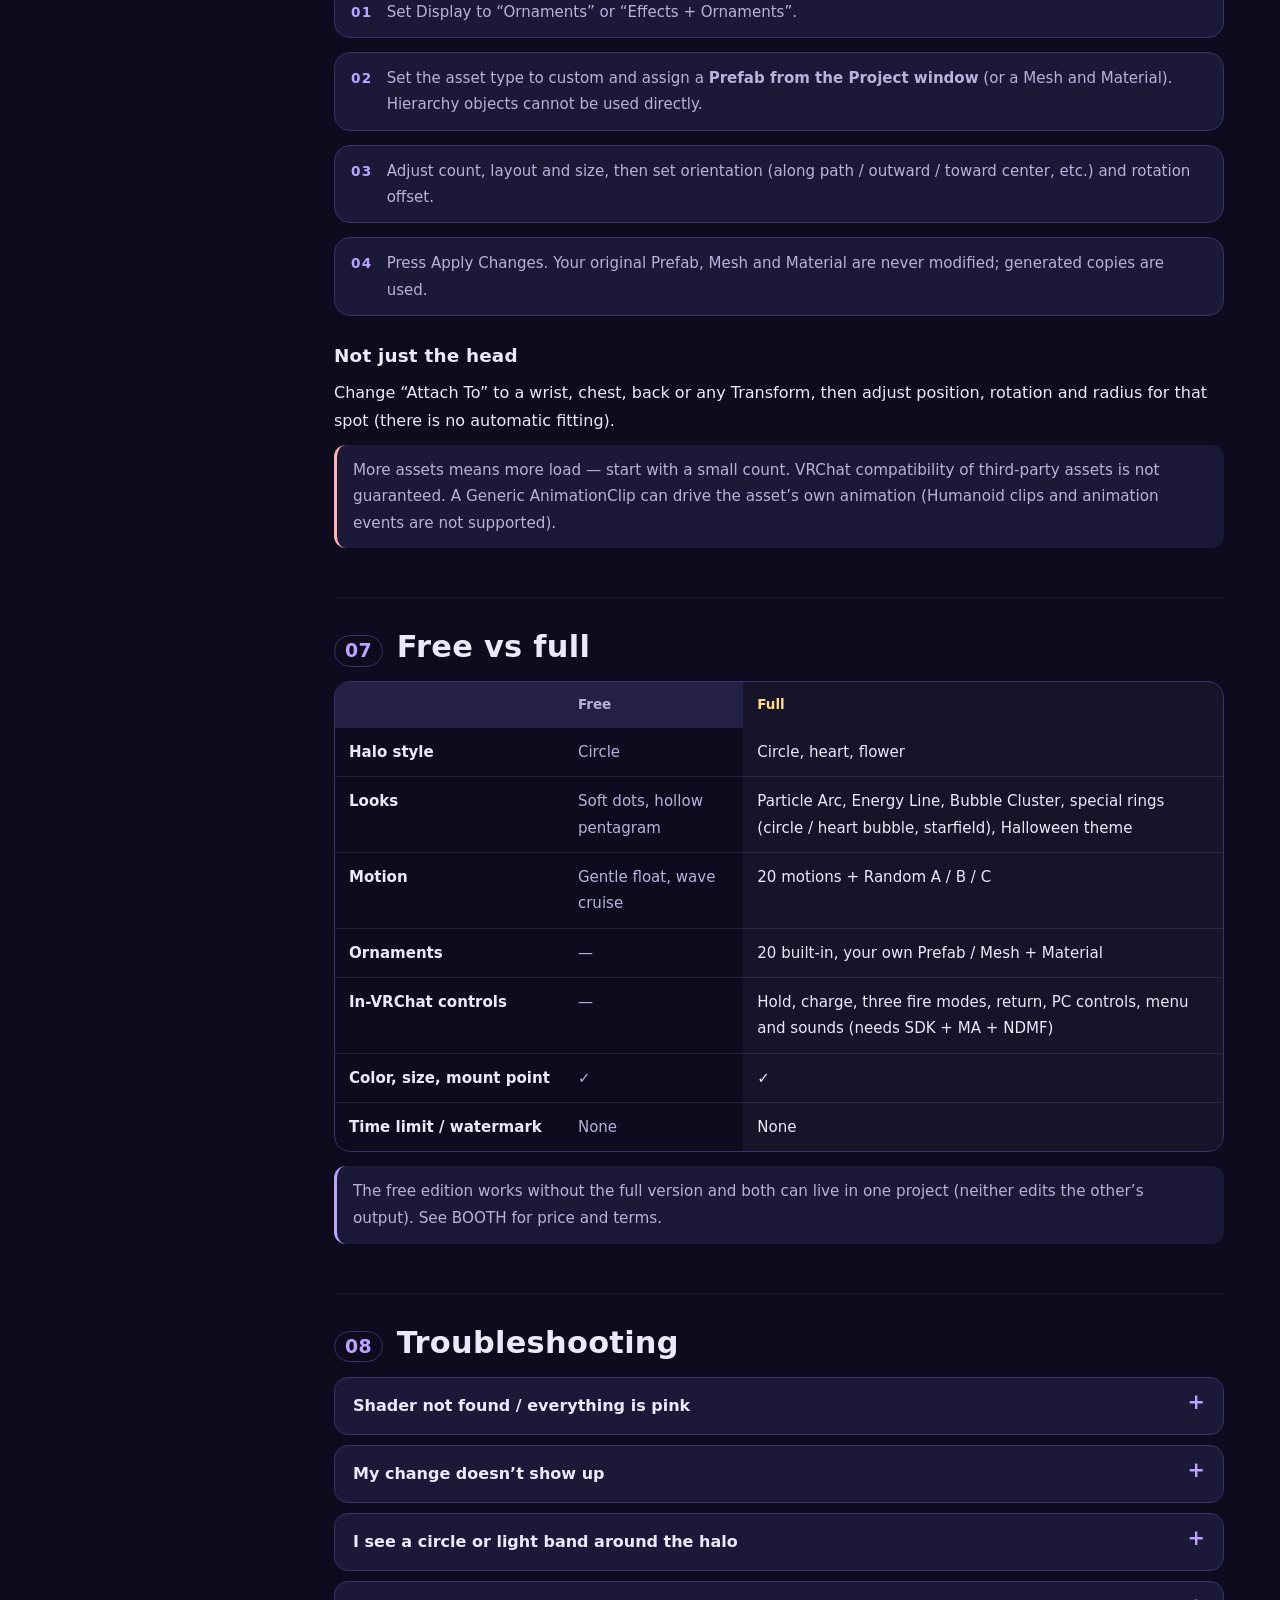
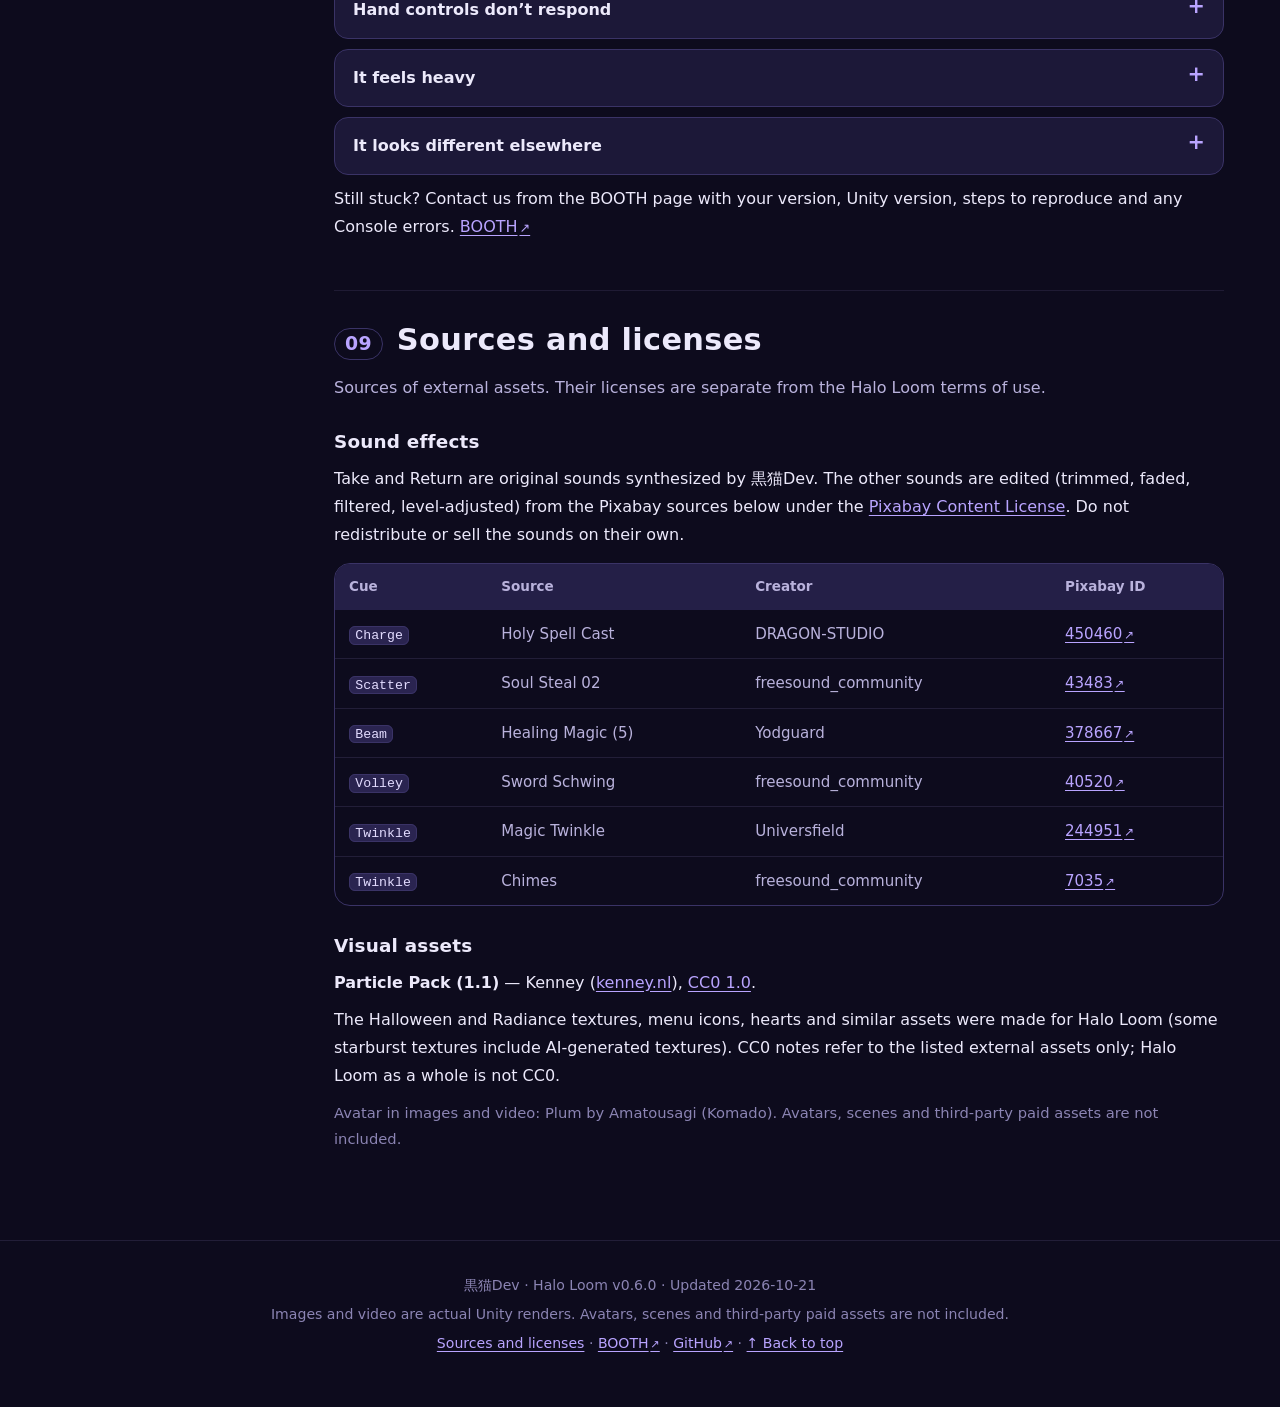
<file: en.html>
<!doctype html>
<html lang="en">
<head>
<meta charset="utf-8">
<meta name="viewport" content="width=device-width,initial-scale=1">
<title>Halo Loom User Guide</title>
<meta name="description" content="The official guide to Halo Loom — build halos in Unity, then hold, charge and release them in VRChat.">
<meta name="color-scheme" content="dark">
<meta property="og:title" content="Halo Loom User Guide">
<meta property="og:description" content="The official guide to Halo Loom — build halos in Unity, then hold, charge and release them in VRChat.">
<meta property="og:image" content="https://kuroneko11375.github.io/halo-loom-guide/assets/v060/main.jpg">
<meta property="og:type" content="website">
<link rel="alternate" hreflang="ja" href="https://kuroneko11375.github.io/halo-loom-guide/">
<link rel="alternate" hreflang="en" href="https://kuroneko11375.github.io/halo-loom-guide/en.html">
<link rel="alternate" hreflang="zh-Hant" href="https://kuroneko11375.github.io/halo-loom-guide/zh.html">
<link rel="icon" href="favicon.svg" type="image/svg+xml">
<link rel="stylesheet" href="site.css">
<script src="gallery.js" defer></script>
</head>
<body id="top">
<a class="skip" href="#main">Skip to content</a>
<header class="bar"><a class="brand" href="#top"><img src="favicon.svg" alt="" width="28" height="28">Halo Loom <span>v0.6.0</span></a><nav class="langs" aria-label="Language"><a href="index.html" hreflang="ja">日本語</a><a href="en.html" aria-current="page" hreflang="en">English</a><a href="zh.html" hreflang="zh-Hant">繁體中文</a></nav></header>
<div class="hero"><div class="sky" aria-hidden="true"></div>
<div class="hero-copy"><p class="eyebrow">HALO LOOM · USER GUIDE</p><h1>Weave light and motion<br>into your own halo.</h1><p class="lead">Halo Loom is a Unity Editor tool for building halos from light, ornaments and motion. In VRChat you can take your halo in hand, charge it and send it flying.</p>
<div class="buttons"><a class="btn" href="#start">Getting started</a><a class="btn ghost" href="https://kuronekodev.booth.pm/items/8914197" target="_blank" rel="noopener">BOOTH store page ↗</a></div>
<p class="badge">Full version v0.6.0 · 2026-10-21</p></div>
<a class="hero-art zoom" href="assets/v060/main.jpg" data-caption="Halo Loom v0.6.0 key visual"><img src="assets/v060/main.jpg" alt="Halo Loom v0.6.0 key visual" width="1200" height="1200" fetchpriority="high"></a></div>
<aside class="banner"><strong>Updating from an older version?</strong><span>The standard update is remove first, then reinstall. Please read the steps before you start.</span><a href="#reinstall">See the update steps →</a></aside>
<div class="layout">
<nav class="toc" aria-label="Contents"><p>Contents</p><ol><li><a href="#new"><span class="num">★</span>What’s new in v0.6.0</a></li><li><a href="#reinstall"><span class="num">★</span>Important: updating</a></li><li><a href="#start"><span class="num">01</span>Getting started</a></li><li><a href="#workspace"><span class="num">02</span>The tool window</a></li><li><a href="#motion"><span class="num">03</span>Looks and motion</a></li><li><a href="#interaction"><span class="num">04</span>Hold, charge, release, return</a></li><li><a href="#menu"><span class="num">05</span>In-game menu</a></li><li><a href="#custom"><span class="num">06</span>Custom assets and mounting</a></li><li><a href="#editions"><span class="num">07</span>Free vs full</a></li><li><a href="#faq"><span class="num">08</span>Troubleshooting</a></li><li><a href="#credits"><span class="num">09</span>Sources and licenses</a></li></ol></nav>
<main id="main">
<section id="new" class="sec "><h2>What’s new in v0.6.0</h2><p class="lead">A new Halloween theme plus a full refresh of the light effects, sounds and menu. Every image is an actual Unity render. (Image captions are in Japanese.)</p>
<figure class="video"><video controls preload="none" playsinline poster="assets/v060/pv-poster.jpg" width="1280" height="720"><source src="assets/v060/pv.mp4" type="video/mp4"></video><figcaption>Promo video (about 60 s, sound effects only)</figcaption></figure>
<div class="cards"><article class="card"><a class="zoom" href="assets/v060/01_halloween.jpg" data-caption="Halloween theme"><img src="assets/v060/01_halloween.jpg" alt="Halloween theme" width="1600" height="900" loading="lazy"></a><h3>Halloween theme</h3><p>Slime flows through the bubble ring and a witch’s sigil opens as you charge. The released ghost bursts into bats when it hits something.</p></article><article class="card"><a class="zoom" href="assets/v060/02_charge.jpg" data-caption="Radiance layer"><img src="assets/v060/02_charge.jpg" alt="Radiance layer" width="1600" height="900" loading="lazy"></a><h3>Radiance layer</h3><p>Rebuilt from the ground up: a charge sigil, ready ripples, then a flash, light lances, comets and light feathers.</p></article><article class="card"><a class="zoom" href="assets/v060/03_bubble.jpg" data-caption="Bubble rings"><img src="assets/v060/03_bubble.jpg" alt="Bubble rings" width="1600" height="900" loading="lazy"></a><h3>Bubble rings</h3><p>A smoother rounded heart and a clearer circle ring, with liquid pockets flowing one by one.</p></article><article class="card"><a class="zoom" href="assets/v060/04_heartburst.jpg" data-caption="Heart starburst"><img src="assets/v060/04_heartburst.jpg" alt="Heart starburst" width="1600" height="900" loading="lazy"></a><h3>Heart starburst</h3><p>Launches straight up from the ring center and fills the sky with colorful hearts.</p></article><article class="card"><a class="zoom" href="assets/v060/05_starfield.jpg" data-caption="Starfield ring"><img src="assets/v060/05_starfield.jpg" alt="Starfield ring" width="1600" height="900" loading="lazy"></a><h3>Starfield ring</h3><p>Six original constellations are drawn line by line across the night sky.</p></article><article class="card"><a class="zoom" href="assets/v060/06_modes.jpg" data-caption="Three fire modes"><img src="assets/v060/06_modes.jpg" alt="Three fire modes" width="1600" height="900" loading="lazy"></a><h3>Three fire modes</h3><p>Standard ornaments fly forward from your fist as Scatter, Beam or Volley.</p></article></div>
<ul class="more"><li><strong>New sounds:</strong> the charge sound now runs all the way to full charge, and rings that launch into the sky get a twinkling star sound.</li><li><strong>Tidier menu:</strong> everything lives in a single “Halo Loom” menu, the most-used controls sit on the first page, and every item has an icon.</li><li><strong>Idle sparkle:</strong> turn the ever-drifting stardust and glow on or off from the menu at any time.</li><li><strong>Cleaner tool window:</strong> “Base effect” now comes first, and the special rings have their own section.</li><li><strong>Fixes:</strong> Apply Changes now updates the mesh when you change shape, and the extra circle around heart halos is gone.</li></ul></section>
<section id="reinstall" class="sec alert"><h2>Important: to update, remove first and reinstall</h2><ol class="flow"><li>Back up your project</li><li>Use the old tool’s Remove / Restore to remove the Halo you want to update</li><li>Save the scene, then delete only the old HaloMaker tool files</li><li>Import the new .unitypackage</li><li>Create the Halo again and save the scene</li></ol>
<p class="note warn">Do not delete: avatars, other Halos, VRChat SDK / Modular Avatar / NDMF, external assets, Generated assets you cannot confirm you own, or <code>.HaloLoomArchive</code> (used for restoring). This is not a “delete the whole HaloMaker folder” procedure.</p><p class="note">Note down or screenshot your current settings (colors, ornaments, motion) so recreating the Halo is easy.</p><p>Finally, run Build &amp; Test on your avatar and try the controls in VRChat.</p></section>
<section id="start" class="sec "><h2><span class="num">01</span>Getting started</h2><p class="note env">Tested with Unity 2022.3.22f1 · PC · Built-in Render Pipeline · VRChat Avatars SDK 3.10.5 · Modular Avatar 1.18.7 · NDMF 1.14.8 (install SDK, MA and NDMF separately). Quest, mobile and URP are not covered.</p>
<ol class="steps"><li><h3>Import and open</h3><p>Import the whole .unitypackage and open <code>黒猫Dev › Halo Loom</code> from the menu bar.</p></li><li><h3>Choose your avatar</h3><p>Drag your avatar from the Hierarchy into the Avatar field. For a Humanoid avatar the Head becomes the mount point; change “Attach To” for wrists, back and so on.</p></li><li><h3>Pick a look</h3><p>At the top of the Shape &amp; look tab, choose a standard effect or a special ring under “Base effect” (see the next chapter).</p></li><li><h3>Size and motion</h3><p>Adjust the radius, then pick a motion in the Motion tab.</p></li><li><h3>Create and preview</h3><p>Press Create Halo and check the preview. After later edits, press Apply Changes.</p></li><li><h3>Save and test in VRChat</h3><p>Save the scene and use the SDK’s Build &amp; Test to hold, charge and release it for real.</p></li></ol>
<p class="note">The free edition opens from <code>黒猫Dev › Halo Loom Free</code>. The flow is the same with fewer looks and motions.</p></section>
<section id="workspace" class="sec "><h2><span class="num">02</span>The tool window</h2><p class="lead">The window has four tabs. If in doubt, start at the top of Shape &amp; look and work downward.</p>
<dl class="tabs"><div><dt>Shape &amp; look</dt><dd>Base effect → Halo style → Display → Radius → Color, in that order.</dd></div><div><dt>Motion</dt><dd>Motion type, loop time and direction, plus the hold / return (grab) settings.</dd></div><div><dt>Effects</dt><dd>In-VRChat effects (charge time, Radiance layer, idle-sparkle default) and the effect preview.</dd></div><div><dt>Advanced</dt><dd>Random seeds, bake quality and other details. You can leave these alone at first.</dd></div></dl>
<h3>Base effect: standard effects and special rings</h3>
<div class="split"><div class="panel"><h4>Standard effects</h4><p>Pick Particle Arc, Energy Line or Bubble Cluster, then combine a <strong>Halo style</strong> (circle, heart, flower) with a <strong>Display</strong> mode (effects only, ornaments only, or both). Shots fly forward from your fist in three modes.</p></div><div class="panel"><h4>Special rings</h4><p><strong>Circle Bubble Ring, Heart Bubble Ring and Starfield Ring.</strong> Each ring has a fixed shape and its own release show that launches upward from the ring center. Display is “Ring only” or “Ring + ornaments”.</p></div></div>
<p class="note pumpkin">The Halloween theme is available for the Circle and Heart Bubble Rings only.</p></section>
<section id="motion" class="sec "><h2><span class="num">03</span>Looks and motion</h2><div class="split three">
<div class="panel"><h3>20 motions</h3><p>Choose from five categories: floating, spirals, hops, formations and showpieces. “Random A / B / C” chains three compatible motions in order (the combination is saved; it is not re-rolled every loop). Collision-style motions are visual only — there is no physics.</p></div>
<div class="panel"><h3>Starfield ring</h3><p>Tiny stars fill a hollow 3D ring; adjust twinkle, short flashes, drift and trails. The starfield runs its own animation, and any ornaments you add use the normal motions.</p></div>
<div class="panel"><h3>20 built-in ornaments</h3><p>Stars, crystals, hearts, feathers and more — 20 built-in ornaments with adjustable count, layout, orientation, size, color and glow. You can also bring your own (see “Custom assets and mounting”).</p></div></div>
<p class="note">The preview plays what has been applied. After changing settings, Apply Changes and then preview. Use “Duplicate” to keep alternate versions.</p></section>
<section id="interaction" class="sec "><h2><span class="num">04</span>Hold, charge, release, return</h2><p class="lead">In VRChat you handle the halo with your own hands (either hand works).</p>
<ol class="cycle"><li><img src="assets/icons/ShowHalo.png" alt="" width="56" height="56" loading="lazy"><div><h3>Hold</h3><p>Touch the halo, then make a fist to take it. It stays in that hand even if you open it.</p></div></li><li><img src="assets/icons/Charge.png" alt="" width="56" height="56" loading="lazy"><div><h3>Charge</h3><p>Keep a thumbs-up with the holding hand for the charge time (3 s by default, 2–4 s). A sigil opens and the charge sound plays until full. Changing the gesture early cancels.</p></div></li><li><img src="assets/icons/ModeStar.png" alt="" width="56" height="56" loading="lazy"><div><h3>Release</h3><p>After the ready cue, make a fist away from the original spot on your head to fire. The halo stays in your hand, so you can charge again.</p></div></li><li><img src="assets/icons/Cancel.png" alt="" width="56" height="56" loading="lazy"><div><h3>Return</h3><p>Bring the holding hand back to the original spot on your head, open it, then make a fist again. Returning always wins, even when fully charged.</p></div></li><li><img src="assets/icons/Expand.png" alt="" width="56" height="56" loading="lazy"><div><h3>Switch hands</h3><p>Open the holding hand, touch the halo with the other hand and make a fist (charging restarts).</p></div></li></ol>
<h3>Which way it fires</h3>
<div class="dirs"><div class="dir d0"><span class="arrow" aria-hidden="true">→</span><h4>Standard-effect ornaments</h4><p>Forward from your fist (wrist toward knuckles), following your wrist.</p></div><div class="dir d1"><span class="arrow" aria-hidden="true">↑</span><h4>Special rings</h4><p>Straight up from the ring center, unfolding overhead.</p></div><div class="dir d2"><span class="arrow" aria-hidden="true">↗</span><h4>Halloween ghost</h4><p>The ring effects go straight up while the ghost alone flies forward from your fist and bursts into bats when it hits a wall or a player (it never covers anyone’s screen).</p></div></div>
<p class="note warn">Holding a left-wrist Halo with the left hand (or right with right) keeps touching the home spot, so returning may win over firing. Use the other hand, or a mount point that does not move with the holding hand.</p><p class="note">PC: Halo Loom › PC › “Expand halo” → turn “ON: Charge / OFF: Fire” on → turn it off after full charge to fire. Turning it off early cancels.</p><p class="note">If nothing happens, unlock gestures in VRChat and check that your hand actually switches to thumbs-up / fist.</p></section>
<section id="menu" class="sec "><h2><span class="num">05</span>In-game menu</h2><p class="lead">Only one entry, “Halo Loom”, is added to your avatar menu. Inside, controls are ordered by how often you use them.</p>
<div class="radial"><div class="root"><img src="assets/icons/HaloLoom.png" alt="" width="64" height="64"><span>Halo Loom</span></div>
<ul><li><img src="assets/icons/Modes.png" alt="" width="44" height="44" loading="lazy"><div><strong>Fire mode ›</strong><span>Scatter / Beam / Volley (standard effects only; hidden for special rings)</span></div></li><li><img src="assets/icons/ShowHalo.png" alt="" width="44" height="44" loading="lazy"><div><strong>Show halo</strong><span>Show or hide the whole halo</span></div></li><li><img src="assets/icons/Effects.png" alt="" width="44" height="44" loading="lazy"><div><strong>Interaction effects</strong><span>Turn the hold / charge / release effects on or off</span></div></li><li><img src="assets/icons/Look.png" alt="" width="44" height="44" loading="lazy"><div><strong>Look ›</strong><span>Hue, intensity, motion trails and <strong>idle sparkle</strong></span></div></li><li><img src="assets/icons/Reset.png" alt="" width="44" height="44" loading="lazy"><div><strong>Reset effects</strong><span>Reset the effects</span></div></li><li><img src="assets/icons/Cancel.png" alt="" width="44" height="44" loading="lazy"><div><strong>Cancel &amp; return</strong><span>Stop at any time and return the halo</span></div></li><li><img src="assets/icons/PC.png" alt="" width="44" height="44" loading="lazy"><div><strong>PC ›</strong><span>Desktop expand, charge / fire and cancel</span></div></li></ul></div>
<p class="note">“Show halo” and “Interaction effects” appear when enabled in the tool. The idle-sparkle default is set in the tool’s Effects tab. Menu labels follow the language you chose in the tool.</p></section>
<section id="custom" class="sec "><h2><span class="num">06</span>Custom assets and mounting</h2><ol class="steps compact"><li><p>Set Display to “Ornaments” or “Effects + Ornaments”.</p></li><li><p>Set the asset type to custom and assign a <strong>Prefab from the Project window</strong> (or a Mesh and Material). Hierarchy objects cannot be used directly.</p></li><li><p>Adjust count, layout and size, then set orientation (along path / outward / toward center, etc.) and rotation offset.</p></li><li><p>Press Apply Changes. Your original Prefab, Mesh and Material are never modified; generated copies are used.</p></li></ol>
<h3>Not just the head</h3><p>Change “Attach To” to a wrist, chest, back or any Transform, then adjust position, rotation and radius for that spot (there is no automatic fitting).</p><p class="note warn">More assets means more load — start with a small count. VRChat compatibility of third-party assets is not guaranteed. A Generic AnimationClip can drive the asset’s own animation (Humanoid clips and animation events are not supported).</p></section>
<section id="editions" class="sec "><h2><span class="num">07</span>Free vs full</h2><div class="table-wrap"><table class="compare"><thead><tr><th scope="col"></th><th scope="col">Free</th><th scope="col" class="full">Full</th></tr></thead>
<tbody><tr><th scope="row">Halo style</th><td>Circle</td><td class="full">Circle, heart, flower</td></tr><tr><th scope="row">Looks</th><td>Soft dots, hollow pentagram</td><td class="full">Particle Arc, Energy Line, Bubble Cluster, special rings (circle / heart bubble, starfield), Halloween theme</td></tr><tr><th scope="row">Motion</th><td>Gentle float, wave cruise</td><td class="full">20 motions + Random A / B / C</td></tr><tr><th scope="row">Ornaments</th><td>—</td><td class="full">20 built-in, your own Prefab / Mesh + Material</td></tr><tr><th scope="row">In-VRChat controls</th><td>—</td><td class="full">Hold, charge, three fire modes, return, PC controls, menu and sounds (needs SDK + MA + NDMF)</td></tr><tr><th scope="row">Color, size, mount point</th><td>✓</td><td class="full">✓</td></tr><tr><th scope="row">Time limit / watermark</th><td>None</td><td class="full">None</td></tr></tbody></table></div>
<p class="note">The free edition works without the full version and both can live in one project (neither edits the other’s output). See BOOTH for price and terms.</p></section>
<section id="faq" class="sec "><h2><span class="num">08</span>Troubleshooting</h2><details><summary>Shader not found / everything is pink</summary><p>Re-import the whole package (Editor, Shaders, Visuals, Audio). The full version lives in <code>Assets/黒猫Dev/HaloMaker</code>, the free one in <code>Assets/黒猫Dev/HaloLoomFree</code>.</p></details><details><summary>My change doesn’t show up</summary><p>Press Apply Changes — with “Apply changes live” off, editing a field alone does not update the generated halo. Also check that “Editing Halo” at the top is the one you mean.</p></details><details><summary>I see a circle or light band around the halo</summary><p>In the Scene view animations are not running, so parts that are hidden in game can show. Also check that a duplicated avatar is not overlapping.</p></details><details><summary>Hand controls don’t respond</summary><p>Unlock gestures, touch the halo with your own hand, then make a fist. After edits: Apply Changes → save the scene → Build &amp; Test.</p></details><details><summary>It feels heavy</summary><p>Lower the ornament count or star density and test with lighter assets. Turning off idle sparkle also helps.</p></details><details><summary>It looks different elsewhere</summary><p>Images are Unity Editor (Built-in) renders. World lighting and overlapping transparency change how it looks.</p></details>
<p>Still stuck? Contact us from the BOOTH page with your version, Unity version, steps to reproduce and any Console errors. <a href="https://kuronekodev.booth.pm/items/8914197" target="_blank" rel="noopener">BOOTH<span class="ext" aria-hidden="true">↗</span></a></p></section>
<section id="credits" class="sec "><h2><span class="num">09</span>Sources and licenses</h2><p class="lead">Sources of external assets. Their licenses are separate from the Halo Loom terms of use.</p>
<h3>Sound effects</h3><p>Take and Return are original sounds synthesized by 黒猫Dev. The other sounds are edited (trimmed, faded, filtered, level-adjusted) from the Pixabay sources below under the <a href="https://pixabay.com/service/license-summary/" target="_blank" rel="noopener">Pixabay Content License</a>. Do not redistribute or sell the sounds on their own.</p>
<div class="table-wrap"><table class="src"><thead><tr><th scope="col">Cue</th><th scope="col">Source</th><th scope="col">Creator</th><th scope="col">Pixabay ID</th></tr></thead>
<tbody><tr><td><code>Charge</code></td><td>Holy Spell Cast</td><td>DRAGON-STUDIO</td><td><a href="https://pixabay.com/sound-effects/holy-spell-cast-450460/" target="_blank" rel="noopener">450460<span class="ext" aria-hidden="true">↗</span></a></td></tr><tr><td><code>Scatter</code></td><td>Soul Steal 02</td><td>freesound_community</td><td><a href="https://pixabay.com/sound-effects/soul-steal-02-43483/" target="_blank" rel="noopener">43483<span class="ext" aria-hidden="true">↗</span></a></td></tr><tr><td><code>Beam</code></td><td>Healing Magic (5)</td><td>Yodguard</td><td><a href="https://pixabay.com/sound-effects/healing-magic-5-378667/" target="_blank" rel="noopener">378667<span class="ext" aria-hidden="true">↗</span></a></td></tr><tr><td><code>Volley</code></td><td>Sword Schwing</td><td>freesound_community</td><td><a href="https://pixabay.com/sound-effects/sword-schwing-40520/" target="_blank" rel="noopener">40520<span class="ext" aria-hidden="true">↗</span></a></td></tr><tr><td><code>Twinkle</code></td><td>Magic Twinkle</td><td>Universfield</td><td><a href="https://pixabay.com/sound-effects/magic-twinkle-244951/" target="_blank" rel="noopener">244951<span class="ext" aria-hidden="true">↗</span></a></td></tr><tr><td><code>Twinkle</code></td><td>Chimes</td><td>freesound_community</td><td><a href="https://pixabay.com/sound-effects/chimes-7035/" target="_blank" rel="noopener">7035<span class="ext" aria-hidden="true">↗</span></a></td></tr></tbody></table></div>
<h3>Visual assets</h3><p><strong>Particle Pack (1.1)</strong> — Kenney (<a href="https://kenney.nl/" target="_blank" rel="noopener">kenney.nl</a>), <a href="https://creativecommons.org/publicdomain/zero/1.0/" target="_blank" rel="noopener">CC0 1.0</a>.</p><p>The Halloween and Radiance textures, menu icons, hearts and similar assets were made for Halo Loom (some starburst textures include AI-generated textures). CC0 notes refer to the listed external assets only; Halo Loom as a whole is not CC0.</p><p class="muted">Avatar in images and video: Plum by Amatousagi (Komado). Avatars, scenes and third-party paid assets are not included.</p></section>
</main></div>
<footer class="foot"><p>黒猫Dev · Halo Loom v0.6.0 · Updated 2026-10-21</p><p>Images and video are actual Unity renders. Avatars, scenes and third-party paid assets are not included.</p>
<p><a href="#credits">Sources and licenses</a> · <a href="https://kuronekodev.booth.pm/items/8914197" target="_blank" rel="noopener">BOOTH<span class="ext" aria-hidden="true">↗</span></a> · <a href="https://github.com/kuroneko11375/halo-loom-guide" target="_blank" rel="noopener">GitHub<span class="ext" aria-hidden="true">↗</span></a> · <a href="#top">↑ Back to top</a></p></footer>
<dialog id="viewer" aria-label="Click an image to enlarge"><button type="button" class="close" aria-label="Close">×</button><figure><img alt=""><figcaption></figcaption></figure></dialog>
</body>
</html>
</file>
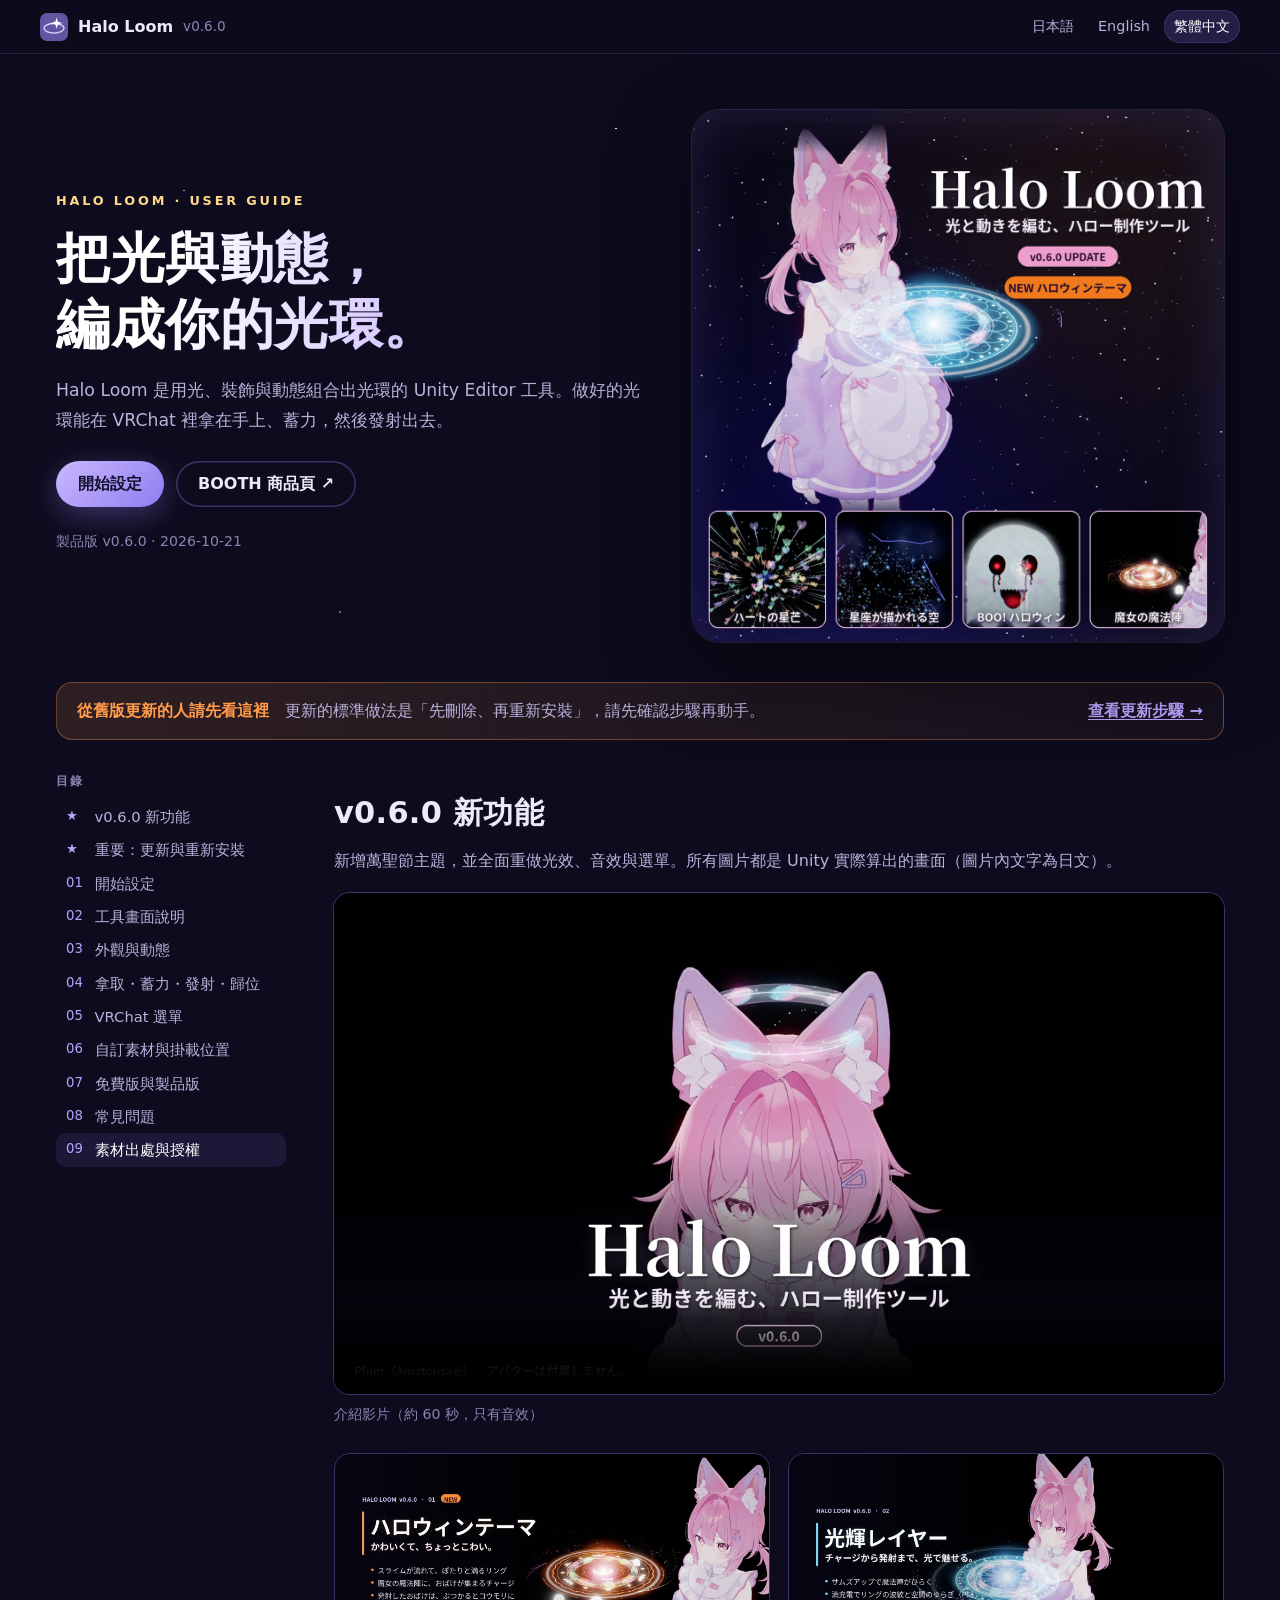
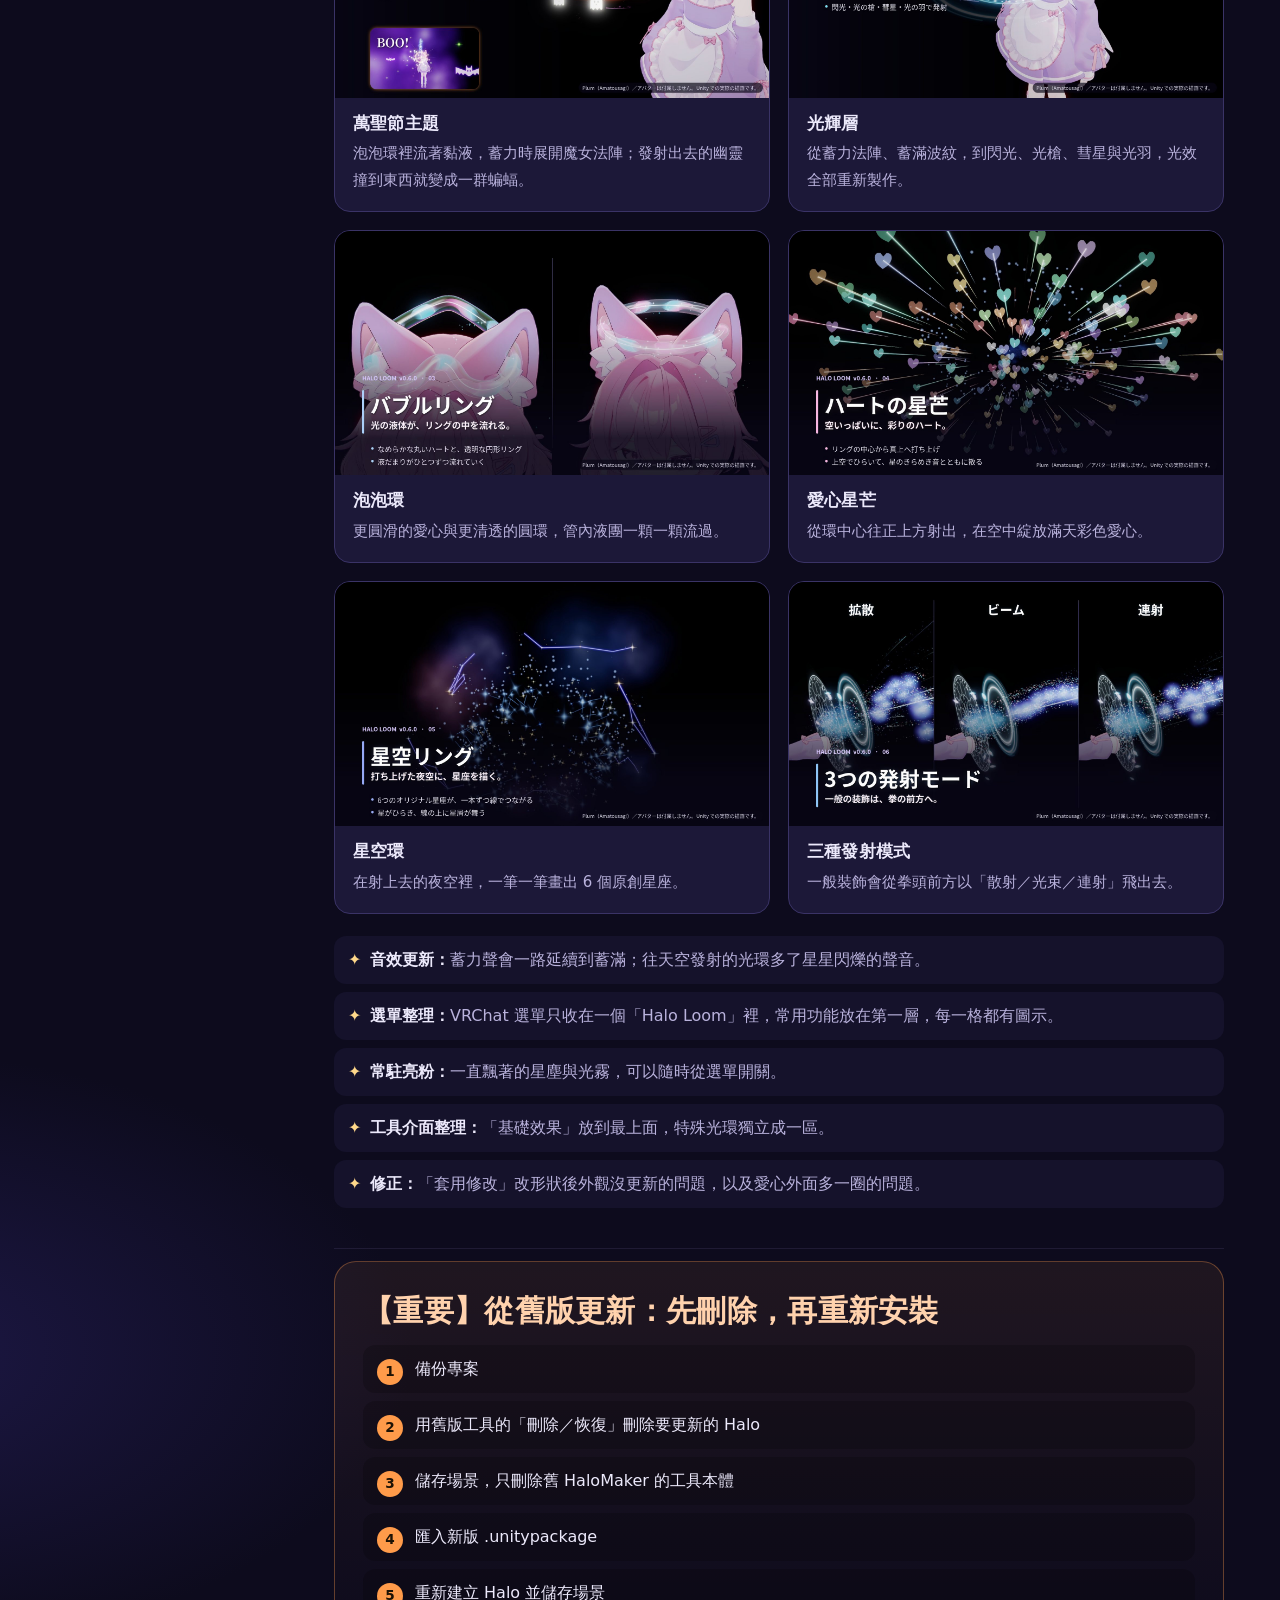
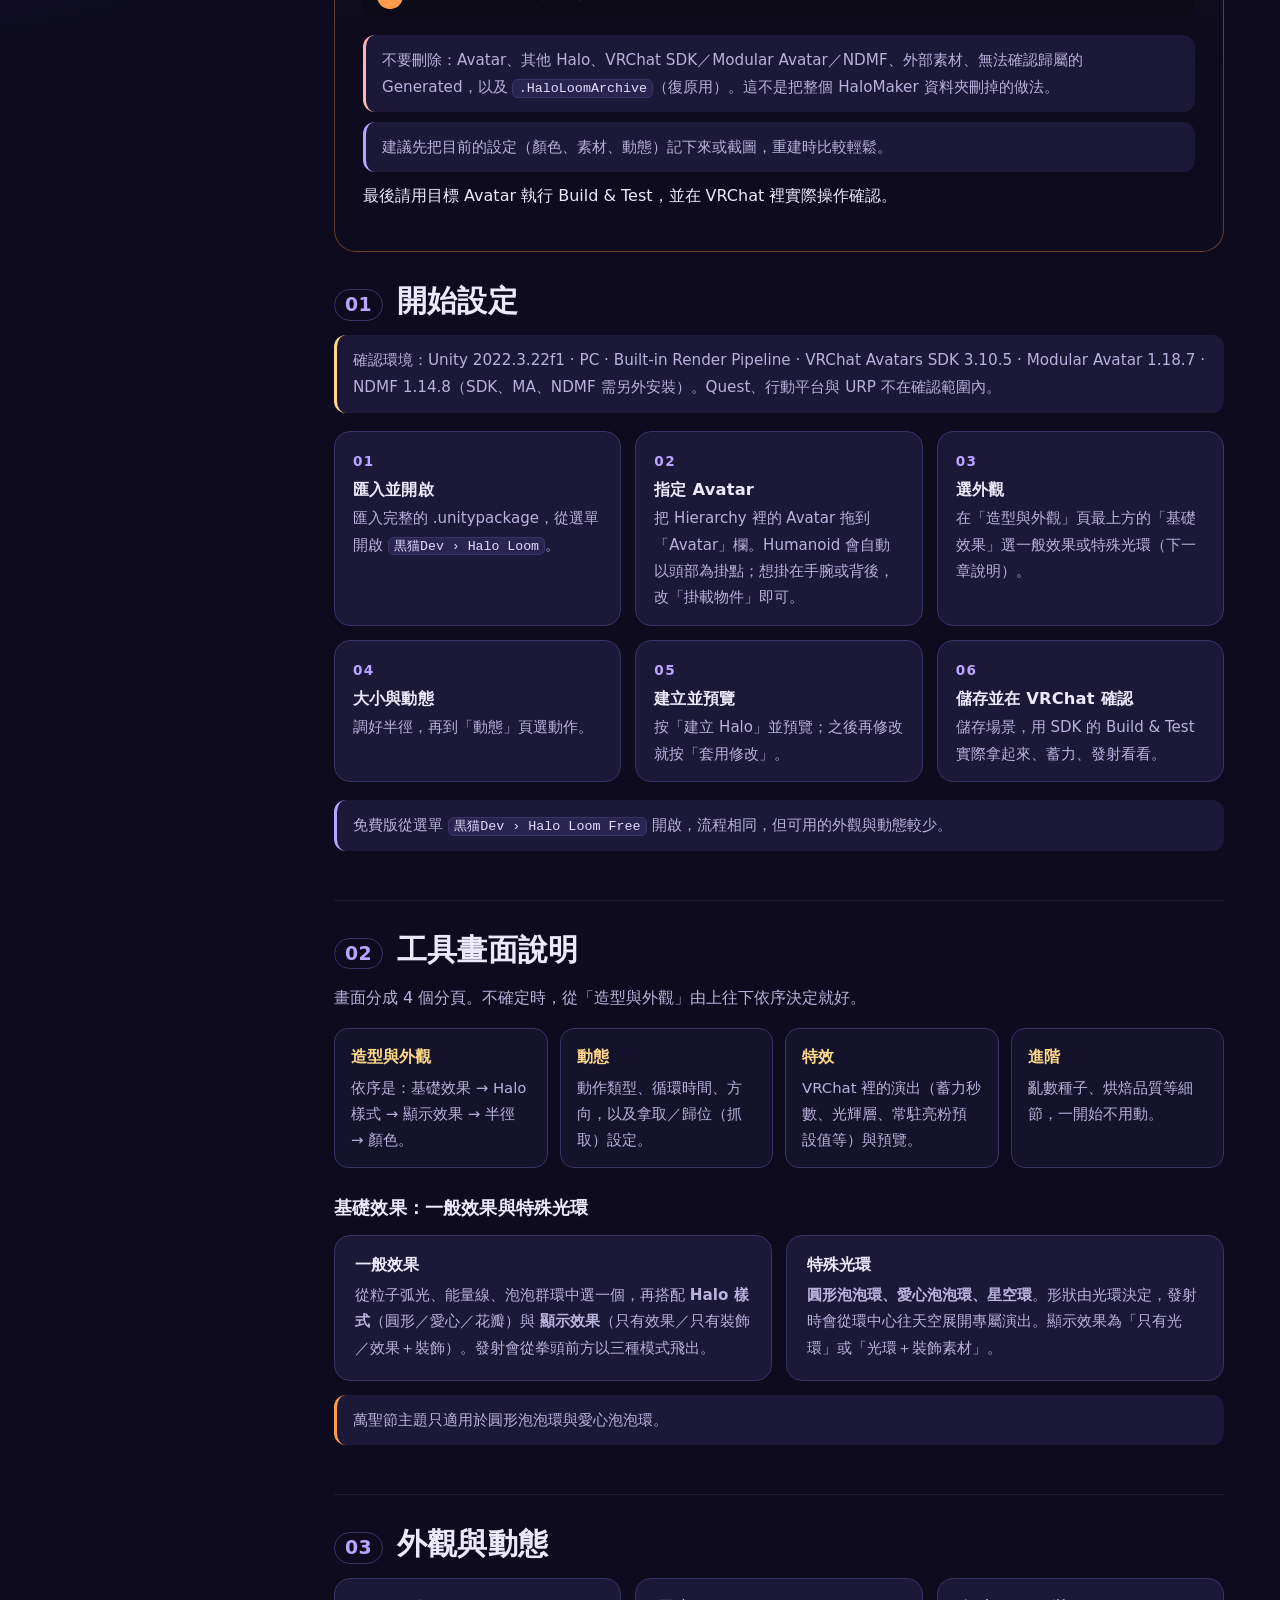
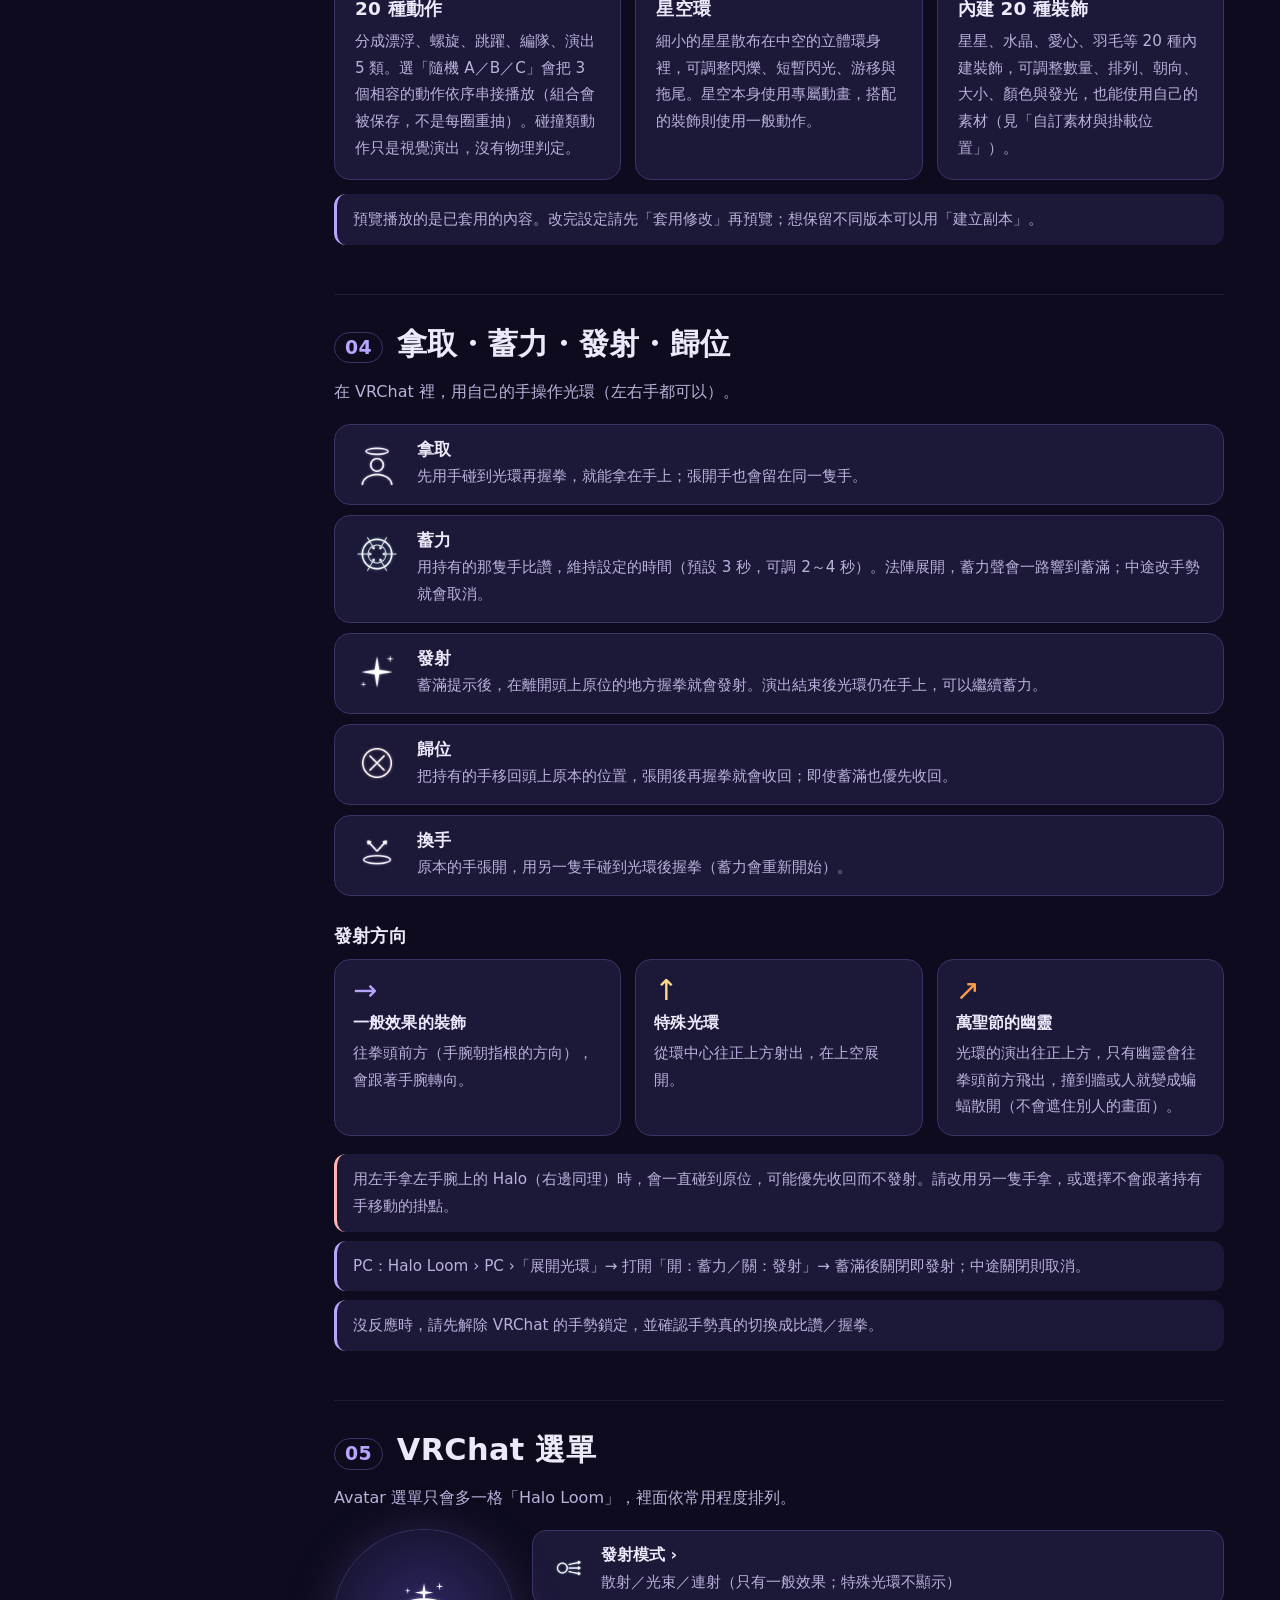
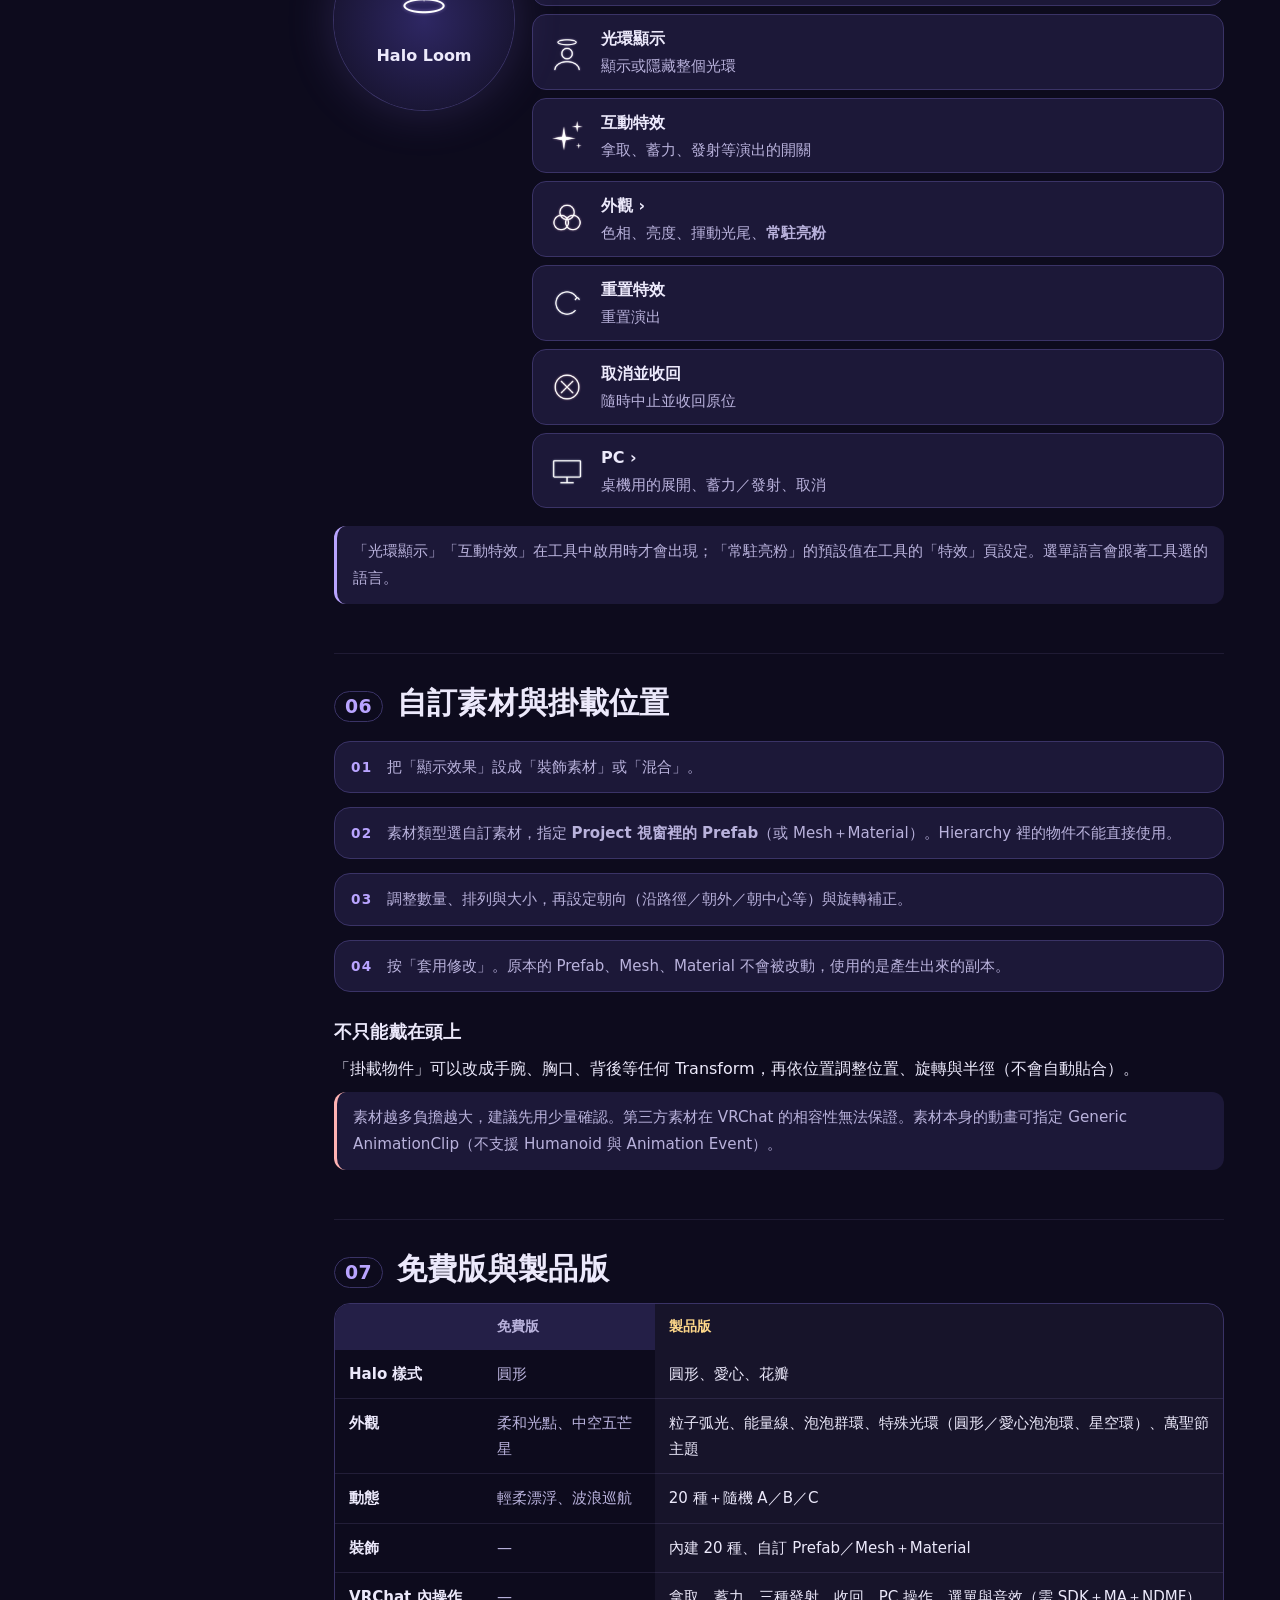
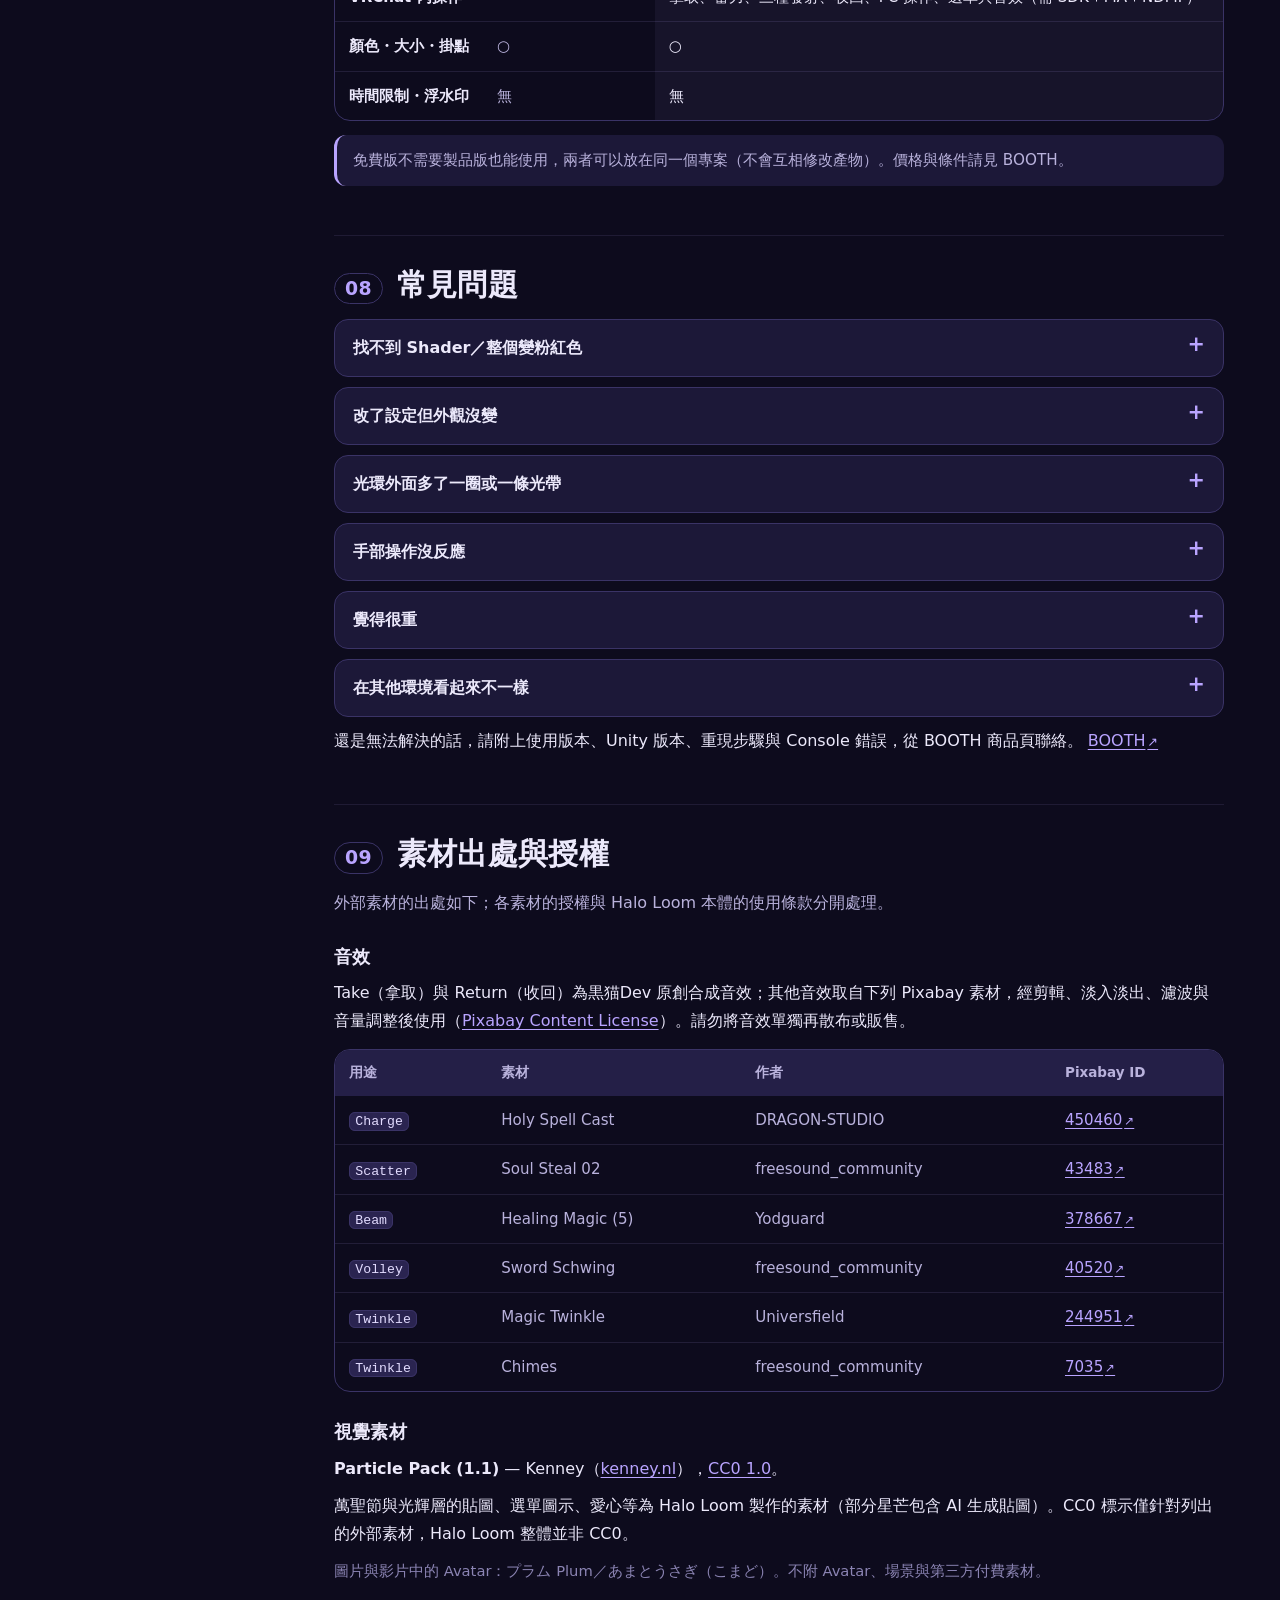
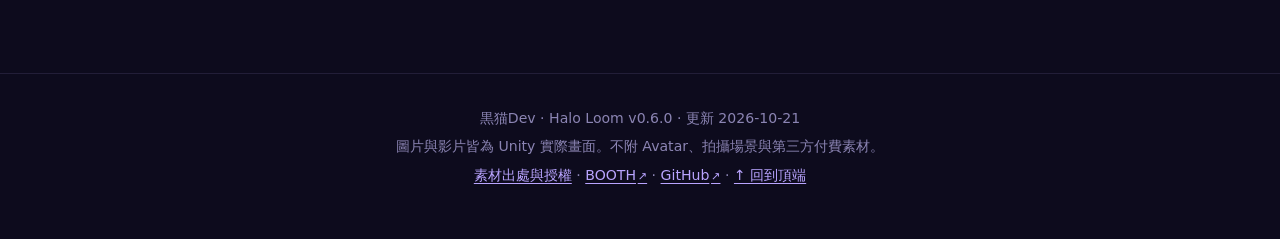
<file: zh.html>
<!doctype html>
<html lang="zh-Hant">
<head>
<meta charset="utf-8">
<meta name="viewport" content="width=device-width,initial-scale=1">
<title>Halo Loom 使用說明</title>
<meta name="description" content="Halo Loom 官方說明：在 Unity 製作光環，並在 VRChat 裡拿在手上、蓄力、發射。">
<meta name="color-scheme" content="dark">
<meta property="og:title" content="Halo Loom 使用說明">
<meta property="og:description" content="Halo Loom 官方說明：在 Unity 製作光環，並在 VRChat 裡拿在手上、蓄力、發射。">
<meta property="og:image" content="https://kuroneko11375.github.io/halo-loom-guide/assets/v060/main.jpg">
<meta property="og:type" content="website">
<link rel="alternate" hreflang="ja" href="https://kuroneko11375.github.io/halo-loom-guide/">
<link rel="alternate" hreflang="en" href="https://kuroneko11375.github.io/halo-loom-guide/en.html">
<link rel="alternate" hreflang="zh-Hant" href="https://kuroneko11375.github.io/halo-loom-guide/zh.html">
<link rel="icon" href="favicon.svg" type="image/svg+xml">
<link rel="stylesheet" href="site.css">
<script src="gallery.js" defer></script>
</head>
<body id="top">
<a class="skip" href="#main">跳到內容</a>
<header class="bar"><a class="brand" href="#top"><img src="favicon.svg" alt="" width="28" height="28">Halo Loom <span>v0.6.0</span></a><nav class="langs" aria-label="Language"><a href="index.html" hreflang="ja">日本語</a><a href="en.html" hreflang="en">English</a><a href="zh.html" aria-current="page" hreflang="zh-Hant">繁體中文</a></nav></header>
<div class="hero"><div class="sky" aria-hidden="true"></div>
<div class="hero-copy"><p class="eyebrow">HALO LOOM · USER GUIDE</p><h1>把光與動態，<br>編成你的光環。</h1><p class="lead">Halo Loom 是用光、裝飾與動態組合出光環的 Unity Editor 工具。做好的光環能在 VRChat 裡拿在手上、蓄力，然後發射出去。</p>
<div class="buttons"><a class="btn" href="#start">開始設定</a><a class="btn ghost" href="https://kuronekodev.booth.pm/items/8914197" target="_blank" rel="noopener">BOOTH 商品頁 ↗</a></div>
<p class="badge">製品版 v0.6.0 · 2026-10-21</p></div>
<a class="hero-art zoom" href="assets/v060/main.jpg" data-caption="Halo Loom v0.6.0 主視覺"><img src="assets/v060/main.jpg" alt="Halo Loom v0.6.0 主視覺" width="1200" height="1200" fetchpriority="high"></a></div>
<aside class="banner"><strong>從舊版更新的人請先看這裡</strong><span>更新的標準做法是「先刪除、再重新安裝」，請先確認步驟再動手。</span><a href="#reinstall">查看更新步驟 →</a></aside>
<div class="layout">
<nav class="toc" aria-label="目錄"><p>目錄</p><ol><li><a href="#new"><span class="num">★</span>v0.6.0 新功能</a></li><li><a href="#reinstall"><span class="num">★</span>重要：更新與重新安裝</a></li><li><a href="#start"><span class="num">01</span>開始設定</a></li><li><a href="#workspace"><span class="num">02</span>工具畫面說明</a></li><li><a href="#motion"><span class="num">03</span>外觀與動態</a></li><li><a href="#interaction"><span class="num">04</span>拿取・蓄力・發射・歸位</a></li><li><a href="#menu"><span class="num">05</span>VRChat 選單</a></li><li><a href="#custom"><span class="num">06</span>自訂素材與掛載位置</a></li><li><a href="#editions"><span class="num">07</span>免費版與製品版</a></li><li><a href="#faq"><span class="num">08</span>常見問題</a></li><li><a href="#credits"><span class="num">09</span>素材出處與授權</a></li></ol></nav>
<main id="main">
<section id="new" class="sec "><h2>v0.6.0 新功能</h2><p class="lead">新增萬聖節主題，並全面重做光效、音效與選單。所有圖片都是 Unity 實際算出的畫面（圖片內文字為日文）。</p>
<figure class="video"><video controls preload="none" playsinline poster="assets/v060/pv-poster.jpg" width="1280" height="720"><source src="assets/v060/pv.mp4" type="video/mp4"></video><figcaption>介紹影片（約 60 秒，只有音效）</figcaption></figure>
<div class="cards"><article class="card"><a class="zoom" href="assets/v060/01_halloween.jpg" data-caption="萬聖節主題"><img src="assets/v060/01_halloween.jpg" alt="萬聖節主題" width="1600" height="900" loading="lazy"></a><h3>萬聖節主題</h3><p>泡泡環裡流著黏液，蓄力時展開魔女法陣；發射出去的幽靈撞到東西就變成一群蝙蝠。</p></article><article class="card"><a class="zoom" href="assets/v060/02_charge.jpg" data-caption="光輝層"><img src="assets/v060/02_charge.jpg" alt="光輝層" width="1600" height="900" loading="lazy"></a><h3>光輝層</h3><p>從蓄力法陣、蓄滿波紋，到閃光、光槍、彗星與光羽，光效全部重新製作。</p></article><article class="card"><a class="zoom" href="assets/v060/03_bubble.jpg" data-caption="泡泡環"><img src="assets/v060/03_bubble.jpg" alt="泡泡環" width="1600" height="900" loading="lazy"></a><h3>泡泡環</h3><p>更圓滑的愛心與更清透的圓環，管內液團一顆一顆流過。</p></article><article class="card"><a class="zoom" href="assets/v060/04_heartburst.jpg" data-caption="愛心星芒"><img src="assets/v060/04_heartburst.jpg" alt="愛心星芒" width="1600" height="900" loading="lazy"></a><h3>愛心星芒</h3><p>從環中心往正上方射出，在空中綻放滿天彩色愛心。</p></article><article class="card"><a class="zoom" href="assets/v060/05_starfield.jpg" data-caption="星空環"><img src="assets/v060/05_starfield.jpg" alt="星空環" width="1600" height="900" loading="lazy"></a><h3>星空環</h3><p>在射上去的夜空裡，一筆一筆畫出 6 個原創星座。</p></article><article class="card"><a class="zoom" href="assets/v060/06_modes.jpg" data-caption="三種發射模式"><img src="assets/v060/06_modes.jpg" alt="三種發射模式" width="1600" height="900" loading="lazy"></a><h3>三種發射模式</h3><p>一般裝飾會從拳頭前方以「散射／光束／連射」飛出去。</p></article></div>
<ul class="more"><li><strong>音效更新：</strong>蓄力聲會一路延續到蓄滿；往天空發射的光環多了星星閃爍的聲音。</li><li><strong>選單整理：</strong>VRChat 選單只收在一個「Halo Loom」裡，常用功能放在第一層，每一格都有圖示。</li><li><strong>常駐亮粉：</strong>一直飄著的星塵與光霧，可以隨時從選單開關。</li><li><strong>工具介面整理：</strong>「基礎效果」放到最上面，特殊光環獨立成一區。</li><li><strong>修正：</strong>「套用修改」改形狀後外觀沒更新的問題，以及愛心外面多一圈的問題。</li></ul></section>
<section id="reinstall" class="sec alert"><h2>【重要】從舊版更新：先刪除，再重新安裝</h2><ol class="flow"><li>備份專案</li><li>用舊版工具的「刪除／恢復」刪除要更新的 Halo</li><li>儲存場景，只刪除舊 HaloMaker 的工具本體</li><li>匯入新版 .unitypackage</li><li>重新建立 Halo 並儲存場景</li></ol>
<p class="note warn">不要刪除：Avatar、其他 Halo、VRChat SDK／Modular Avatar／NDMF、外部素材、無法確認歸屬的 Generated，以及 <code>.HaloLoomArchive</code>（復原用）。這不是把整個 HaloMaker 資料夾刪掉的做法。</p><p class="note">建議先把目前的設定（顏色、素材、動態）記下來或截圖，重建時比較輕鬆。</p><p>最後請用目標 Avatar 執行 Build &amp; Test，並在 VRChat 裡實際操作確認。</p></section>
<section id="start" class="sec "><h2><span class="num">01</span>開始設定</h2><p class="note env">確認環境：Unity 2022.3.22f1 · PC · Built-in Render Pipeline · VRChat Avatars SDK 3.10.5 · Modular Avatar 1.18.7 · NDMF 1.14.8（SDK、MA、NDMF 需另外安裝）。Quest、行動平台與 URP 不在確認範圍內。</p>
<ol class="steps"><li><h3>匯入並開啟</h3><p>匯入完整的 .unitypackage，從選單開啟 <code>黒猫Dev › Halo Loom</code>。</p></li><li><h3>指定 Avatar</h3><p>把 Hierarchy 裡的 Avatar 拖到「Avatar」欄。Humanoid 會自動以頭部為掛點；想掛在手腕或背後，改「掛載物件」即可。</p></li><li><h3>選外觀</h3><p>在「造型與外觀」頁最上方的「基礎效果」選一般效果或特殊光環（下一章說明）。</p></li><li><h3>大小與動態</h3><p>調好半徑，再到「動態」頁選動作。</p></li><li><h3>建立並預覽</h3><p>按「建立 Halo」並預覽；之後再修改就按「套用修改」。</p></li><li><h3>儲存並在 VRChat 確認</h3><p>儲存場景，用 SDK 的 Build &amp; Test 實際拿起來、蓄力、發射看看。</p></li></ol>
<p class="note">免費版從選單 <code>黒猫Dev › Halo Loom Free</code> 開啟，流程相同，但可用的外觀與動態較少。</p></section>
<section id="workspace" class="sec "><h2><span class="num">02</span>工具畫面說明</h2><p class="lead">畫面分成 4 個分頁。不確定時，從「造型與外觀」由上往下依序決定就好。</p>
<dl class="tabs"><div><dt>造型與外觀</dt><dd>依序是：基礎效果 → Halo 樣式 → 顯示效果 → 半徑 → 顏色。</dd></div><div><dt>動態</dt><dd>動作類型、循環時間、方向，以及拿取／歸位（抓取）設定。</dd></div><div><dt>特效</dt><dd>VRChat 裡的演出（蓄力秒數、光輝層、常駐亮粉預設值等）與預覽。</dd></div><div><dt>進階</dt><dd>亂數種子、烘焙品質等細節，一開始不用動。</dd></div></dl>
<h3>基礎效果：一般效果與特殊光環</h3>
<div class="split"><div class="panel"><h4>一般效果</h4><p>從粒子弧光、能量線、泡泡群環中選一個，再搭配 <strong>Halo 樣式</strong>（圓形／愛心／花瓣）與 <strong>顯示效果</strong>（只有效果／只有裝飾／效果＋裝飾）。發射會從拳頭前方以三種模式飛出。</p></div><div class="panel"><h4>特殊光環</h4><p><strong>圓形泡泡環、愛心泡泡環、星空環</strong>。形狀由光環決定，發射時會從環中心往天空展開專屬演出。顯示效果為「只有光環」或「光環＋裝飾素材」。</p></div></div>
<p class="note pumpkin">萬聖節主題只適用於圓形泡泡環與愛心泡泡環。</p></section>
<section id="motion" class="sec "><h2><span class="num">03</span>外觀與動態</h2><div class="split three">
<div class="panel"><h3>20 種動作</h3><p>分成漂浮、螺旋、跳躍、編隊、演出 5 類。選「隨機 A／B／C」會把 3 個相容的動作依序串接播放（組合會被保存，不是每圈重抽）。碰撞類動作只是視覺演出，沒有物理判定。</p></div>
<div class="panel"><h3>星空環</h3><p>細小的星星散布在中空的立體環身裡，可調整閃爍、短暫閃光、游移與拖尾。星空本身使用專屬動畫，搭配的裝飾則使用一般動作。</p></div>
<div class="panel"><h3>內建 20 種裝飾</h3><p>星星、水晶、愛心、羽毛等 20 種內建裝飾，可調整數量、排列、朝向、大小、顏色與發光，也能使用自己的素材（見「自訂素材與掛載位置」）。</p></div></div>
<p class="note">預覽播放的是已套用的內容。改完設定請先「套用修改」再預覽；想保留不同版本可以用「建立副本」。</p></section>
<section id="interaction" class="sec "><h2><span class="num">04</span>拿取・蓄力・發射・歸位</h2><p class="lead">在 VRChat 裡，用自己的手操作光環（左右手都可以）。</p>
<ol class="cycle"><li><img src="assets/icons/ShowHalo.png" alt="" width="56" height="56" loading="lazy"><div><h3>拿取</h3><p>先用手碰到光環再握拳，就能拿在手上；張開手也會留在同一隻手。</p></div></li><li><img src="assets/icons/Charge.png" alt="" width="56" height="56" loading="lazy"><div><h3>蓄力</h3><p>用持有的那隻手比讚，維持設定的時間（預設 3 秒，可調 2～4 秒）。法陣展開，蓄力聲會一路響到蓄滿；中途改手勢就會取消。</p></div></li><li><img src="assets/icons/ModeStar.png" alt="" width="56" height="56" loading="lazy"><div><h3>發射</h3><p>蓄滿提示後，在離開頭上原位的地方握拳就會發射。演出結束後光環仍在手上，可以繼續蓄力。</p></div></li><li><img src="assets/icons/Cancel.png" alt="" width="56" height="56" loading="lazy"><div><h3>歸位</h3><p>把持有的手移回頭上原本的位置，張開後再握拳就會收回；即使蓄滿也優先收回。</p></div></li><li><img src="assets/icons/Expand.png" alt="" width="56" height="56" loading="lazy"><div><h3>換手</h3><p>原本的手張開，用另一隻手碰到光環後握拳（蓄力會重新開始）。</p></div></li></ol>
<h3>發射方向</h3>
<div class="dirs"><div class="dir d0"><span class="arrow" aria-hidden="true">→</span><h4>一般效果的裝飾</h4><p>往拳頭前方（手腕朝指根的方向），會跟著手腕轉向。</p></div><div class="dir d1"><span class="arrow" aria-hidden="true">↑</span><h4>特殊光環</h4><p>從環中心往正上方射出，在上空展開。</p></div><div class="dir d2"><span class="arrow" aria-hidden="true">↗</span><h4>萬聖節的幽靈</h4><p>光環的演出往正上方，只有幽靈會往拳頭前方飛出，撞到牆或人就變成蝙蝠散開（不會遮住別人的畫面）。</p></div></div>
<p class="note warn">用左手拿左手腕上的 Halo（右邊同理）時，會一直碰到原位，可能優先收回而不發射。請改用另一隻手拿，或選擇不會跟著持有手移動的掛點。</p><p class="note">PC：Halo Loom › PC ›「展開光環」→ 打開「開：蓄力／關：發射」→ 蓄滿後關閉即發射；中途關閉則取消。</p><p class="note">沒反應時，請先解除 VRChat 的手勢鎖定，並確認手勢真的切換成比讚／握拳。</p></section>
<section id="menu" class="sec "><h2><span class="num">05</span>VRChat 選單</h2><p class="lead">Avatar 選單只會多一格「Halo Loom」，裡面依常用程度排列。</p>
<div class="radial"><div class="root"><img src="assets/icons/HaloLoom.png" alt="" width="64" height="64"><span>Halo Loom</span></div>
<ul><li><img src="assets/icons/Modes.png" alt="" width="44" height="44" loading="lazy"><div><strong>發射模式 ›</strong><span>散射／光束／連射（只有一般效果；特殊光環不顯示）</span></div></li><li><img src="assets/icons/ShowHalo.png" alt="" width="44" height="44" loading="lazy"><div><strong>光環顯示</strong><span>顯示或隱藏整個光環</span></div></li><li><img src="assets/icons/Effects.png" alt="" width="44" height="44" loading="lazy"><div><strong>互動特效</strong><span>拿取、蓄力、發射等演出的開關</span></div></li><li><img src="assets/icons/Look.png" alt="" width="44" height="44" loading="lazy"><div><strong>外觀 ›</strong><span>色相、亮度、揮動光尾、<strong>常駐亮粉</strong></span></div></li><li><img src="assets/icons/Reset.png" alt="" width="44" height="44" loading="lazy"><div><strong>重置特效</strong><span>重置演出</span></div></li><li><img src="assets/icons/Cancel.png" alt="" width="44" height="44" loading="lazy"><div><strong>取消並收回</strong><span>隨時中止並收回原位</span></div></li><li><img src="assets/icons/PC.png" alt="" width="44" height="44" loading="lazy"><div><strong>PC ›</strong><span>桌機用的展開、蓄力／發射、取消</span></div></li></ul></div>
<p class="note">「光環顯示」「互動特效」在工具中啟用時才會出現；「常駐亮粉」的預設值在工具的「特效」頁設定。選單語言會跟著工具選的語言。</p></section>
<section id="custom" class="sec "><h2><span class="num">06</span>自訂素材與掛載位置</h2><ol class="steps compact"><li><p>把「顯示效果」設成「裝飾素材」或「混合」。</p></li><li><p>素材類型選自訂素材，指定 <strong>Project 視窗裡的 Prefab</strong>（或 Mesh＋Material）。Hierarchy 裡的物件不能直接使用。</p></li><li><p>調整數量、排列與大小，再設定朝向（沿路徑／朝外／朝中心等）與旋轉補正。</p></li><li><p>按「套用修改」。原本的 Prefab、Mesh、Material 不會被改動，使用的是產生出來的副本。</p></li></ol>
<h3>不只能戴在頭上</h3><p>「掛載物件」可以改成手腕、胸口、背後等任何 Transform，再依位置調整位置、旋轉與半徑（不會自動貼合）。</p><p class="note warn">素材越多負擔越大，建議先用少量確認。第三方素材在 VRChat 的相容性無法保證。素材本身的動畫可指定 Generic AnimationClip（不支援 Humanoid 與 Animation Event）。</p></section>
<section id="editions" class="sec "><h2><span class="num">07</span>免費版與製品版</h2><div class="table-wrap"><table class="compare"><thead><tr><th scope="col"></th><th scope="col">免費版</th><th scope="col" class="full">製品版</th></tr></thead>
<tbody><tr><th scope="row">Halo 樣式</th><td>圓形</td><td class="full">圓形、愛心、花瓣</td></tr><tr><th scope="row">外觀</th><td>柔和光點、中空五芒星</td><td class="full">粒子弧光、能量線、泡泡群環、特殊光環（圓形／愛心泡泡環、星空環）、萬聖節主題</td></tr><tr><th scope="row">動態</th><td>輕柔漂浮、波浪巡航</td><td class="full">20 種＋隨機 A／B／C</td></tr><tr><th scope="row">裝飾</th><td>—</td><td class="full">內建 20 種、自訂 Prefab／Mesh＋Material</td></tr><tr><th scope="row">VRChat 內操作</th><td>—</td><td class="full">拿取、蓄力、三種發射、收回、PC 操作、選單與音效（需 SDK＋MA＋NDMF）</td></tr><tr><th scope="row">顏色・大小・掛點</th><td>○</td><td class="full">○</td></tr><tr><th scope="row">時間限制・浮水印</th><td>無</td><td class="full">無</td></tr></tbody></table></div>
<p class="note">免費版不需要製品版也能使用，兩者可以放在同一個專案（不會互相修改產物）。價格與條件請見 BOOTH。</p></section>
<section id="faq" class="sec "><h2><span class="num">08</span>常見問題</h2><details><summary>找不到 Shader／整個變粉紅色</summary><p>請重新匯入完整套件（Editor、Shaders、Visuals、Audio）。製品版位於 <code>Assets/黒猫Dev/HaloMaker</code>，免費版位於 <code>Assets/黒猫Dev/HaloLoomFree</code>。</p></details><details><summary>改了設定但外觀沒變</summary><p>請按「套用修改」；「即時套用修改」關閉時，只改欄位不會更新產物。也請確認上方「目前 Halo」是你要改的那一個。</p></details><details><summary>光環外面多了一圈或一條光帶</summary><p>Scene 視窗裡動畫沒有在跑，遊戲中會隱藏的部件可能會顯示出來；也請確認是不是有複製的 Avatar 疊在一起。</p></details><details><summary>手部操作沒反應</summary><p>解除手勢鎖定，用自己的手碰到光環再握拳。修改後請「套用修改」→ 儲存場景 → Build &amp; Test。</p></details><details><summary>覺得很重</summary><p>減少裝飾數量或星空密度，用較輕的素材確認；關閉「常駐亮粉」也有幫助。</p></details><details><summary>在其他環境看起來不一樣</summary><p>圖片是 Unity Editor（Built-in）的畫面，世界光線與透明重疊都會影響外觀。</p></details>
<p>還是無法解決的話，請附上使用版本、Unity 版本、重現步驟與 Console 錯誤，從 BOOTH 商品頁聯絡。 <a href="https://kuronekodev.booth.pm/items/8914197" target="_blank" rel="noopener">BOOTH<span class="ext" aria-hidden="true">↗</span></a></p></section>
<section id="credits" class="sec "><h2><span class="num">09</span>素材出處與授權</h2><p class="lead">外部素材的出處如下；各素材的授權與 Halo Loom 本體的使用條款分開處理。</p>
<h3>音效</h3><p>Take（拿取）與 Return（收回）為黒猫Dev 原創合成音效；其他音效取自下列 Pixabay 素材，經剪輯、淡入淡出、濾波與音量調整後使用（<a href="https://pixabay.com/service/license-summary/" target="_blank" rel="noopener">Pixabay Content License</a>）。請勿將音效單獨再散布或販售。</p>
<div class="table-wrap"><table class="src"><thead><tr><th scope="col">用途</th><th scope="col">素材</th><th scope="col">作者</th><th scope="col">Pixabay ID</th></tr></thead>
<tbody><tr><td><code>Charge</code></td><td>Holy Spell Cast</td><td>DRAGON-STUDIO</td><td><a href="https://pixabay.com/sound-effects/holy-spell-cast-450460/" target="_blank" rel="noopener">450460<span class="ext" aria-hidden="true">↗</span></a></td></tr><tr><td><code>Scatter</code></td><td>Soul Steal 02</td><td>freesound_community</td><td><a href="https://pixabay.com/sound-effects/soul-steal-02-43483/" target="_blank" rel="noopener">43483<span class="ext" aria-hidden="true">↗</span></a></td></tr><tr><td><code>Beam</code></td><td>Healing Magic (5)</td><td>Yodguard</td><td><a href="https://pixabay.com/sound-effects/healing-magic-5-378667/" target="_blank" rel="noopener">378667<span class="ext" aria-hidden="true">↗</span></a></td></tr><tr><td><code>Volley</code></td><td>Sword Schwing</td><td>freesound_community</td><td><a href="https://pixabay.com/sound-effects/sword-schwing-40520/" target="_blank" rel="noopener">40520<span class="ext" aria-hidden="true">↗</span></a></td></tr><tr><td><code>Twinkle</code></td><td>Magic Twinkle</td><td>Universfield</td><td><a href="https://pixabay.com/sound-effects/magic-twinkle-244951/" target="_blank" rel="noopener">244951<span class="ext" aria-hidden="true">↗</span></a></td></tr><tr><td><code>Twinkle</code></td><td>Chimes</td><td>freesound_community</td><td><a href="https://pixabay.com/sound-effects/chimes-7035/" target="_blank" rel="noopener">7035<span class="ext" aria-hidden="true">↗</span></a></td></tr></tbody></table></div>
<h3>視覺素材</h3><p><strong>Particle Pack (1.1)</strong> — Kenney（<a href="https://kenney.nl/" target="_blank" rel="noopener">kenney.nl</a>），<a href="https://creativecommons.org/publicdomain/zero/1.0/" target="_blank" rel="noopener">CC0 1.0</a>。</p><p>萬聖節與光輝層的貼圖、選單圖示、愛心等為 Halo Loom 製作的素材（部分星芒包含 AI 生成貼圖）。CC0 標示僅針對列出的外部素材，Halo Loom 整體並非 CC0。</p><p class="muted">圖片與影片中的 Avatar：プラム Plum／あまとうさぎ（こまど）。不附 Avatar、場景與第三方付費素材。</p></section>
</main></div>
<footer class="foot"><p>黒猫Dev · Halo Loom v0.6.0 · 更新 2026-10-21</p><p>圖片與影片皆為 Unity 實際畫面。不附 Avatar、拍攝場景與第三方付費素材。</p>
<p><a href="#credits">素材出處與授權</a> · <a href="https://kuronekodev.booth.pm/items/8914197" target="_blank" rel="noopener">BOOTH<span class="ext" aria-hidden="true">↗</span></a> · <a href="https://github.com/kuroneko11375/halo-loom-guide" target="_blank" rel="noopener">GitHub<span class="ext" aria-hidden="true">↗</span></a> · <a href="#top">↑ 回到頂端</a></p></footer>
<dialog id="viewer" aria-label="點圖片可放大"><button type="button" class="close" aria-label="關閉">×</button><figure><img alt=""><figcaption></figcaption></figure></dialog>
</body>
</html>
</file>
<file: site.css>
/* Halo Loom guide — night sky / lavender. System fonts only, no external requests. */
:root {
  --bg: #0d0b1d;
  --bg2: #15122b;
  --panel: #1c1838;
  --panel2: #241f47;
  --line: #3a3366;
  --text: #ece9fb;
  --soft: #b9b2dc;
  --muted: #8b84b3;
  --accent: #b9a4ff;
  --accent2: #ffd88a;
  --pumpkin: #ff9b4a;
  --warn: #ffb3b3;
  --radius: 16px;
  --font: system-ui, -apple-system, "Segoe UI", "Hiragino Sans", "Hiragino Kaku Gothic ProN", "Yu Gothic UI", "Meiryo", "Microsoft JhengHei", "PingFang TC", "Noto Sans CJK JP", sans-serif;
  color-scheme: dark;
}
* { box-sizing: border-box; }
html { scroll-behavior: smooth; scroll-padding-top: 72px; -webkit-text-size-adjust: 100%; }
@media (prefers-reduced-motion: reduce) { html { scroll-behavior: auto; } }
body {
  margin: 0; background: var(--bg); color: var(--text); font: 16px/1.75 var(--font);
  background-image: radial-gradient(1200px 600px at 80% -10%, #2b2160 0%, transparent 60%), radial-gradient(900px 500px at -10% 30%, #1d1846 0%, transparent 60%);
  background-repeat: no-repeat;
}
img, video { max-width: 100%; height: auto; display: block; }
a { color: var(--accent); text-underline-offset: 3px; }
a:hover { color: #fff; }
code { font: .88em ui-monospace, "Cascadia Mono", Consolas, monospace; background: #2a2450; border: 1px solid var(--line); border-radius: 6px; padding: .05em .4em; color: #e3dcff; overflow-wrap: anywhere; }
h1, h2, h3, h4 { line-height: 1.35; margin: 0; font-weight: 700; letter-spacing: .01em; }
p { margin: .6em 0; }
.ext { font-size: .8em; margin-left: .15em; }
.skip { position: absolute; left: -9999px; }
.skip:focus { left: 16px; top: 8px; z-index: 99; background: #fff; color: #000; padding: 6px 12px; border-radius: 8px; }
:focus-visible { outline: 2px solid var(--accent2); outline-offset: 3px; border-radius: 6px; }

/* top bar */
.bar { position: sticky; top: 0; z-index: 20; display: flex; align-items: center; justify-content: space-between; gap: 12px; padding: 10px max(16px, calc((100% - 1200px) / 2)); background: rgba(13, 11, 29, .82); backdrop-filter: blur(10px); border-bottom: 1px solid rgba(185, 164, 255, .14); }
.brand { display: flex; align-items: center; gap: 10px; color: var(--text); text-decoration: none; font-weight: 700; white-space: nowrap; }
.brand span { color: var(--muted); font-weight: 500; font-size: .85em; }
.langs { display: flex; gap: 4px; flex-wrap: wrap; justify-content: flex-end; }
.langs a { color: var(--soft); text-decoration: none; padding: 4px 10px; border-radius: 999px; font-size: .9em; }
.langs a[aria-current] { background: var(--panel2); color: #fff; box-shadow: inset 0 0 0 1px var(--line); }

/* hero */
.hero { position: relative; max-width: 1200px; margin: 0 auto; padding: 56px 16px 32px; display: grid; grid-template-columns: 1.05fr .95fr; gap: 48px; align-items: center; }
.sky { position: absolute; inset: 0; pointer-events: none; background-image: radial-gradient(1.5px 1.5px at 12% 22%, #fff9 50%, transparent 51%), radial-gradient(1px 1px at 32% 70%, #fff8 50%, transparent 51%), radial-gradient(1.5px 1.5px at 48% 12%, #ffe8a8 50%, transparent 51%), radial-gradient(1px 1px at 7% 84%, #fff7 50%, transparent 51%), radial-gradient(1px 1px at 41% 44%, #d9ccff 50%, transparent 51%), radial-gradient(1.5px 1.5px at 25% 90%, #fff6 50%, transparent 51%); }
.hero-copy { position: relative; }
.eyebrow { color: var(--accent2); font-size: .8em; letter-spacing: .22em; font-weight: 700; margin: 0 0 14px; }
.hero h1 { font-size: clamp(2rem, 4.6vw, 3.4rem); line-height: 1.2; background: linear-gradient(100deg, #fff 20%, #d6c8ff 60%, #ffd88a); -webkit-background-clip: text; background-clip: text; color: transparent; }
.hero .lead { color: var(--soft); font-size: 1.08em; max-width: 34em; margin: 18px 0 26px; }
.buttons { display: flex; flex-wrap: wrap; gap: 12px; }
.btn { display: inline-flex; align-items: center; min-height: 46px; padding: 0 22px; border-radius: 999px; font-weight: 700; text-decoration: none; background: linear-gradient(135deg, #c9b8ff, #8f7cf0); color: #140f2e; box-shadow: 0 8px 30px rgba(150, 125, 255, .35); }
.btn:hover { color: #140f2e; filter: brightness(1.08); }
.btn.ghost { background: transparent; color: var(--text); box-shadow: inset 0 0 0 1.5px var(--line); }
.btn.ghost:hover { color: #fff; box-shadow: inset 0 0 0 1.5px var(--accent); }
.badge { display: inline-block; margin-top: 22px; color: var(--muted); font-size: .88em; }
.hero-art { position: relative; border-radius: 28px; overflow: hidden; box-shadow: 0 30px 80px rgba(0, 0, 0, .5), 0 0 0 1px rgba(185, 164, 255, .2); }
.hero-art::after { content: ""; position: absolute; inset: 0; border-radius: inherit; box-shadow: inset 0 0 60px rgba(150, 125, 255, .18); pointer-events: none; }

/* update banner */
.banner { max-width: 1168px; margin: 8px auto 0; display: flex; flex-wrap: wrap; gap: 6px 16px; align-items: baseline; padding: 14px 20px; border-radius: var(--radius); background: linear-gradient(90deg, rgba(255, 155, 74, .14), rgba(255, 155, 74, .04)); border: 1px solid rgba(255, 155, 74, .35); }
.banner strong { color: var(--pumpkin); }
.banner span { color: var(--soft); flex: 1 1 18em; }
.banner a { font-weight: 700; white-space: nowrap; }

/* layout */
.layout { max-width: 1200px; margin: 0 auto; padding: 24px 16px 40px; display: grid; grid-template-columns: 230px minmax(0, 1fr); gap: 48px; }
.toc { min-width: 0; position: sticky; top: 76px; align-self: start; max-height: calc(100vh - 96px); overflow: auto; padding: 6px 0; }
.toc p { margin: 0 0 8px; color: var(--muted); font-size: .78em; letter-spacing: .18em; font-weight: 700; }
.toc ol { list-style: none; margin: 0; padding: 0; }
.toc a { display: flex; gap: 10px; padding: 6px 10px; border-radius: 10px; color: var(--soft); text-decoration: none; font-size: .92em; line-height: 1.45; }
.toc a:hover, .toc a.on { background: var(--panel); color: #fff; }
.toc .num { color: var(--accent); font-variant-numeric: tabular-nums; min-width: 1.4em; font-size: .9em; }

/* sections */
.sec { padding: 28px 0 40px; border-bottom: 1px solid rgba(185, 164, 255, .1); }
.sec:last-child { border-bottom: 0; }
.sec h2 { font-size: clamp(1.45rem, 2.6vw, 1.9rem); display: flex; align-items: baseline; gap: 14px; margin-bottom: 14px; }
.sec h2 .num { font-size: .62em; color: var(--accent); border: 1px solid var(--line); border-radius: 999px; padding: 2px 10px; font-variant-numeric: tabular-nums; flex: none; }
.sec h3 { font-size: 1.15rem; margin: 28px 0 10px; }
.sec h4 { font-size: 1.02rem; margin-bottom: 6px; }
.lead { color: var(--soft); }
.muted { color: var(--muted); font-size: .92em; }
.note { padding: 12px 16px; border-radius: 12px; background: var(--panel); border-left: 3px solid var(--accent); color: var(--soft); font-size: .95em; }
.note.warn { border-left-color: var(--warn); }
.note.pumpkin { border-left-color: var(--pumpkin); }
.note.env { border-left-color: var(--accent2); }
.alert { margin-top: 12px; padding: 28px 28px 32px; border: 1px solid rgba(255, 155, 74, .35); border-radius: 22px; background: linear-gradient(180deg, rgba(255, 155, 74, .08), transparent 70%); }
.alert h2 { color: #ffd2ad; }

/* what's new */
.video { margin: 18px 0 26px; }
.video video { width: 100%; border-radius: var(--radius); background: #000; box-shadow: 0 0 0 1px var(--line); }
.video figcaption { color: var(--muted); font-size: .88em; margin-top: 8px; }
.cards { display: grid; grid-template-columns: repeat(2, minmax(0, 1fr)); gap: 18px; }
.card { background: var(--panel); border: 1px solid var(--line); border-radius: var(--radius); overflow: hidden; display: flex; flex-direction: column; }
.card .zoom { display: block; aspect-ratio: 16 / 9; overflow: hidden; }
.card img { width: 100%; height: 100%; object-fit: cover; transition: transform .4s; }
.card .zoom:hover img { transform: scale(1.03); }
.card h3 { margin: 14px 18px 2px; font-size: 1.05rem; }
.card p { margin: 4px 18px 18px; color: var(--soft); font-size: .94em; }
.more { margin: 22px 0 0; padding: 0; list-style: none; display: grid; gap: 8px; }
.more li { padding: 10px 14px 10px 36px; position: relative; background: var(--bg2); border-radius: 12px; color: var(--soft); }
.more li::before { content: "✦"; position: absolute; left: 14px; color: var(--accent2); }
.more strong { color: var(--text); }

/* lists */
.flow { counter-reset: f; list-style: none; padding: 0; margin: 10px 0 18px; display: grid; gap: 8px; }
.flow li { counter-increment: f; display: flex; gap: 12px; align-items: baseline; padding: 10px 14px; background: rgba(0, 0, 0, .2); border-radius: 12px; }
.flow li::before { content: counter(f); flex: none; width: 26px; height: 26px; border-radius: 50%; display: grid; place-items: center; background: var(--pumpkin); color: #1d1205; font-weight: 800; font-size: .85em; transform: translateY(2px); }
.steps { counter-reset: s; list-style: none; padding: 0; margin: 18px 0; display: grid; grid-template-columns: repeat(auto-fit, minmax(240px, 1fr)); gap: 14px; }
.steps li { counter-increment: s; position: relative; padding: 18px 18px 14px 18px; background: var(--panel); border: 1px solid var(--line); border-radius: var(--radius); }
.steps li::before { content: counter(s, decimal-leading-zero); display: block; color: var(--accent); font-weight: 800; font-size: .85em; letter-spacing: .1em; margin-bottom: 6px; }
.steps h3 { margin: 0 0 4px; font-size: 1.02rem; }
.steps p { margin: 0; color: var(--soft); font-size: .94em; }
.steps.compact { grid-template-columns: 1fr; }
.steps.compact li { display: flex; gap: 14px; align-items: baseline; padding: 12px 16px; }
.steps.compact li::before { margin: 0; flex: none; }

.tabs { display: grid; grid-template-columns: repeat(auto-fit, minmax(200px, 1fr)); gap: 12px; margin: 16px 0; }
.tabs div { background: var(--bg2); border: 1px solid var(--line); border-radius: 14px; padding: 14px 16px; }
.tabs dt { font-weight: 700; color: var(--accent2); }
.tabs dd { margin: 4px 0 0; color: var(--soft); font-size: .93em; }
.split { display: grid; grid-template-columns: repeat(2, minmax(0, 1fr)); gap: 14px; margin: 14px 0; }
.split.three { grid-template-columns: repeat(3, minmax(0, 1fr)); }
.panel { background: var(--panel); border: 1px solid var(--line); border-radius: var(--radius); padding: 18px 20px; }
.panel h3 { margin: 0 0 6px; }
.panel p { color: var(--soft); font-size: .95em; margin: 0; }

.cycle { list-style: none; padding: 0; margin: 18px 0; display: grid; gap: 10px; }
.cycle li { display: flex; gap: 16px; align-items: flex-start; padding: 14px 18px; background: var(--panel); border: 1px solid var(--line); border-radius: var(--radius); }
.cycle img { flex: none; width: 48px; height: 48px; }
.cycle h3 { margin: 0 0 2px; font-size: 1.04rem; }
.cycle p { margin: 0; color: var(--soft); font-size: .95em; }
.dirs { display: grid; grid-template-columns: repeat(3, minmax(0, 1fr)); gap: 14px; margin: 10px 0 18px; }
.dir { background: var(--panel); border: 1px solid var(--line); border-radius: var(--radius); padding: 16px 18px; }
.dir .arrow { display: block; font-size: 1.8em; line-height: 1; margin-bottom: 8px; color: var(--accent); }
.dir.d1 .arrow { color: var(--accent2); }
.dir.d2 .arrow { color: var(--pumpkin); }
.dir p { margin: 0; color: var(--soft); font-size: .94em; }

/* menu */
.radial { display: grid; grid-template-columns: 180px minmax(0, 1fr); gap: 18px; align-items: start; margin: 18px 0; }
.radial .root { position: sticky; top: 90px; display: grid; justify-items: center; gap: 8px; padding: 22px 12px; border-radius: 50%; aspect-ratio: 1; align-content: center; background: radial-gradient(circle, #2e2763 0%, #1a1636 70%); box-shadow: 0 0 0 1px var(--line), 0 0 50px rgba(150, 125, 255, .2); font-weight: 700; }
.radial ul { list-style: none; margin: 0; padding: 0; display: grid; gap: 8px; }
.radial li { display: flex; gap: 14px; align-items: center; padding: 10px 14px; background: var(--panel); border: 1px solid var(--line); border-radius: 14px; }
.radial li img { flex: none; width: 40px; height: 40px; }
.radial li div { display: flex; flex-direction: column; }
.radial li span { color: var(--soft); font-size: .92em; }

/* tables */
.table-wrap { overflow-x: auto; margin: 14px 0; border: 1px solid var(--line); border-radius: var(--radius); }
table { width: 100%; border-collapse: collapse; font-size: .94em; }
th, td { padding: 11px 14px; text-align: left; vertical-align: top; border-bottom: 1px solid rgba(185, 164, 255, .12); }
tr:last-child > * { border-bottom: 0; }
thead th { background: var(--panel2); color: var(--soft); font-size: .9em; white-space: nowrap; }
tbody th { color: var(--text); font-weight: 600; white-space: nowrap; }
td { color: var(--soft); }
.compare .full { background: rgba(185, 164, 255, .06); color: var(--text); }
.compare thead .full { color: var(--accent2); }
.src td:last-child { white-space: nowrap; }

/* faq */
details { background: var(--panel); border: 1px solid var(--line); border-radius: 14px; margin: 10px 0; }
summary { cursor: pointer; padding: 14px 18px; font-weight: 600; list-style: none; display: flex; justify-content: space-between; gap: 12px; }
summary::-webkit-details-marker { display: none; }
summary::after { content: "+"; color: var(--accent); font-size: 1.3em; line-height: 1; }
details[open] summary::after { content: "−"; }
details p { margin: 0; padding: 0 18px 16px; color: var(--soft); }

/* footer */
.foot { text-align: center; color: var(--muted); font-size: .88em; padding: 28px 16px 48px; border-top: 1px solid rgba(185, 164, 255, .12); }
.foot p { margin: 4px 0; }

/* viewer */
dialog#viewer { border: 0; padding: 0; background: transparent; max-width: min(96vw, 1600px); max-height: 94vh; color: var(--text); }
dialog#viewer::backdrop { background: rgba(5, 4, 14, .88); backdrop-filter: blur(4px); }
dialog#viewer figure { margin: 0; }
dialog#viewer img { max-height: 86vh; width: auto; margin: 0 auto; border-radius: 12px; }
dialog#viewer figcaption { text-align: center; color: var(--soft); padding: 10px; }
dialog#viewer .close { position: fixed; top: 14px; right: 18px; width: 44px; height: 44px; border-radius: 50%; border: 0; background: var(--panel2); color: #fff; font-size: 26px; cursor: pointer; }

/* responsive */
@media (max-width: 980px) {
  .layout { grid-template-columns: minmax(0, 1fr); gap: 0; }
  .toc { position: static; max-height: none; background: var(--bg2); border: 1px solid var(--line); border-radius: var(--radius); padding: 14px; }
  .toc ol { columns: 2; column-gap: 12px; }
  .toc li { break-inside: avoid; }
  .split.three, .dirs { grid-template-columns: 1fr; }
}
@media (max-width: 760px) {
  .hero { grid-template-columns: 1fr; padding-top: 28px; gap: 28px; }
  .hero-art { order: -1; max-width: 420px; }
  .cards, .split { grid-template-columns: 1fr; }
  .radial { grid-template-columns: 1fr; }
  .radial .root { position: static; aspect-ratio: auto; border-radius: 16px; grid-auto-flow: column; justify-content: start; padding: 12px 16px; }
  .radial .root img { width: 40px; height: 40px; }
  .alert { padding: 20px 16px 24px; }
  .toc ol { columns: 1; }
  .banner { margin: 8px 16px 0; }
  .brand span { display: none; }
}
</file>
